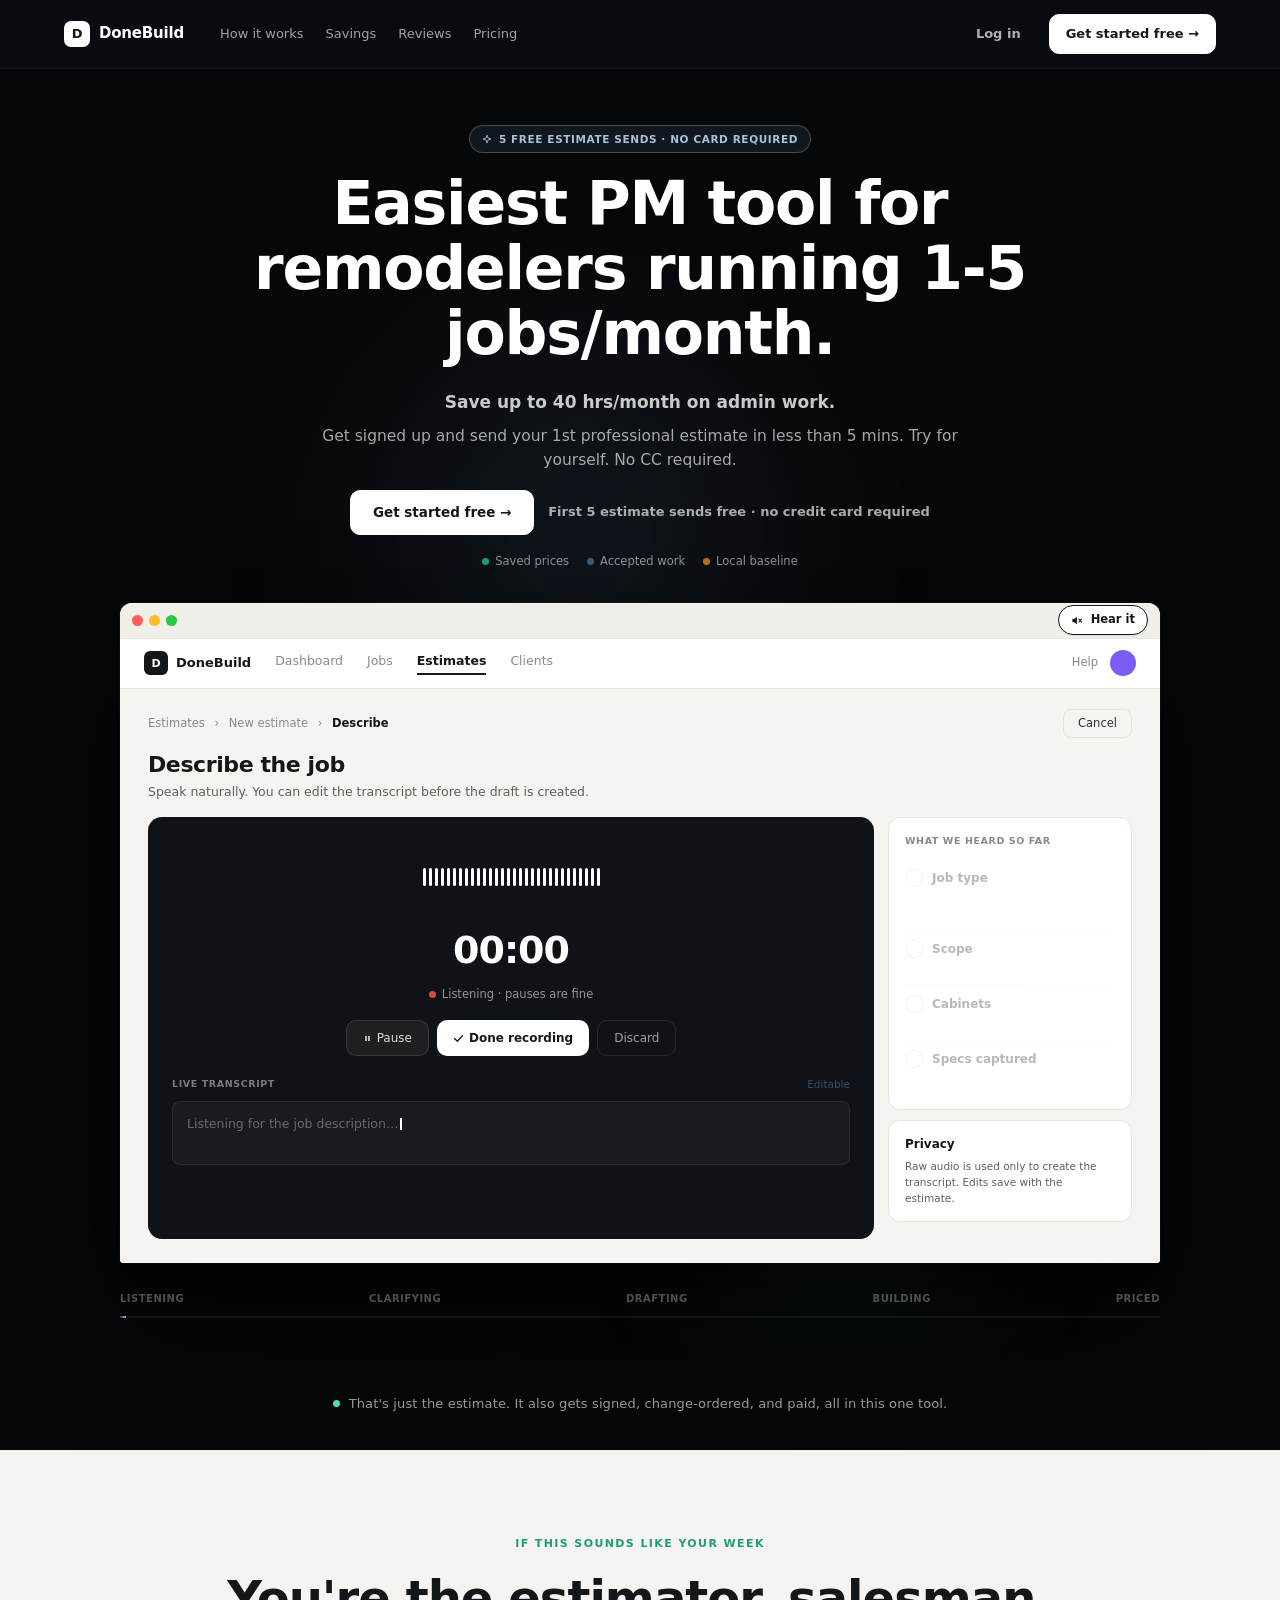
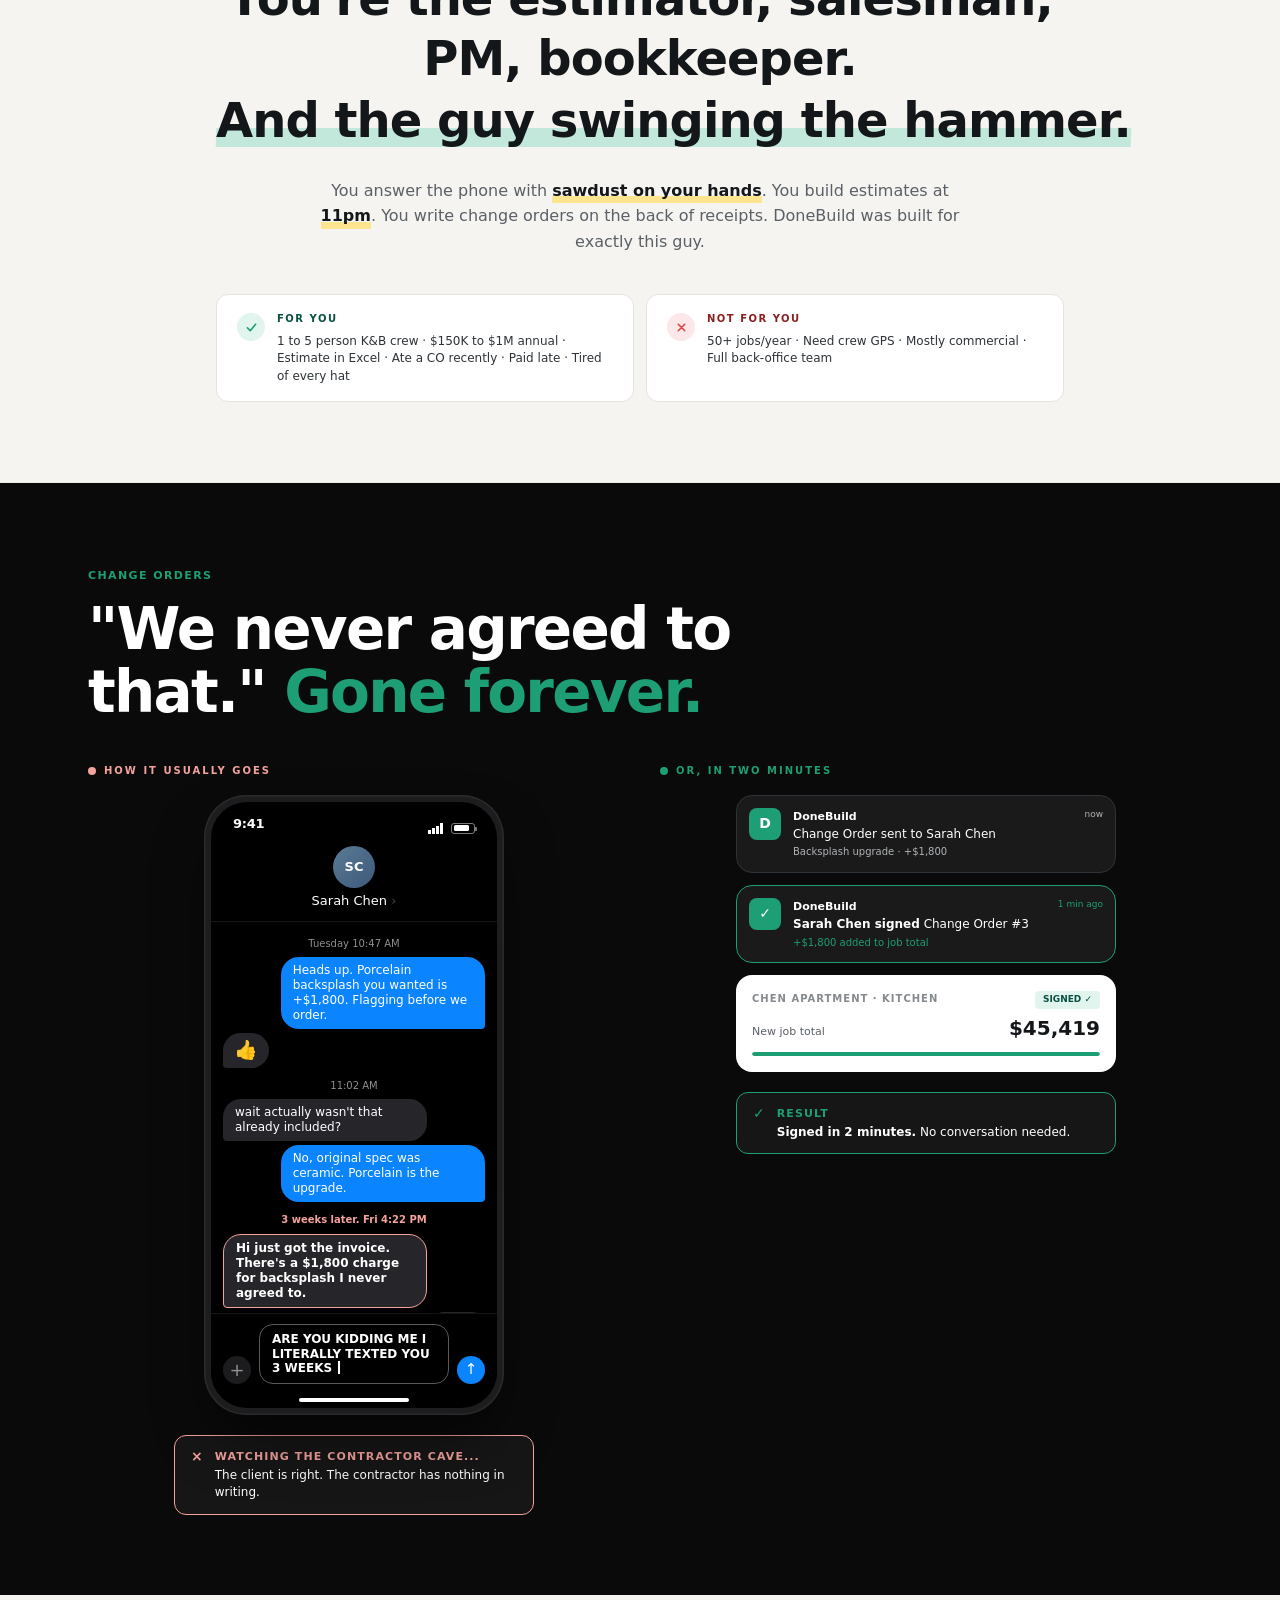
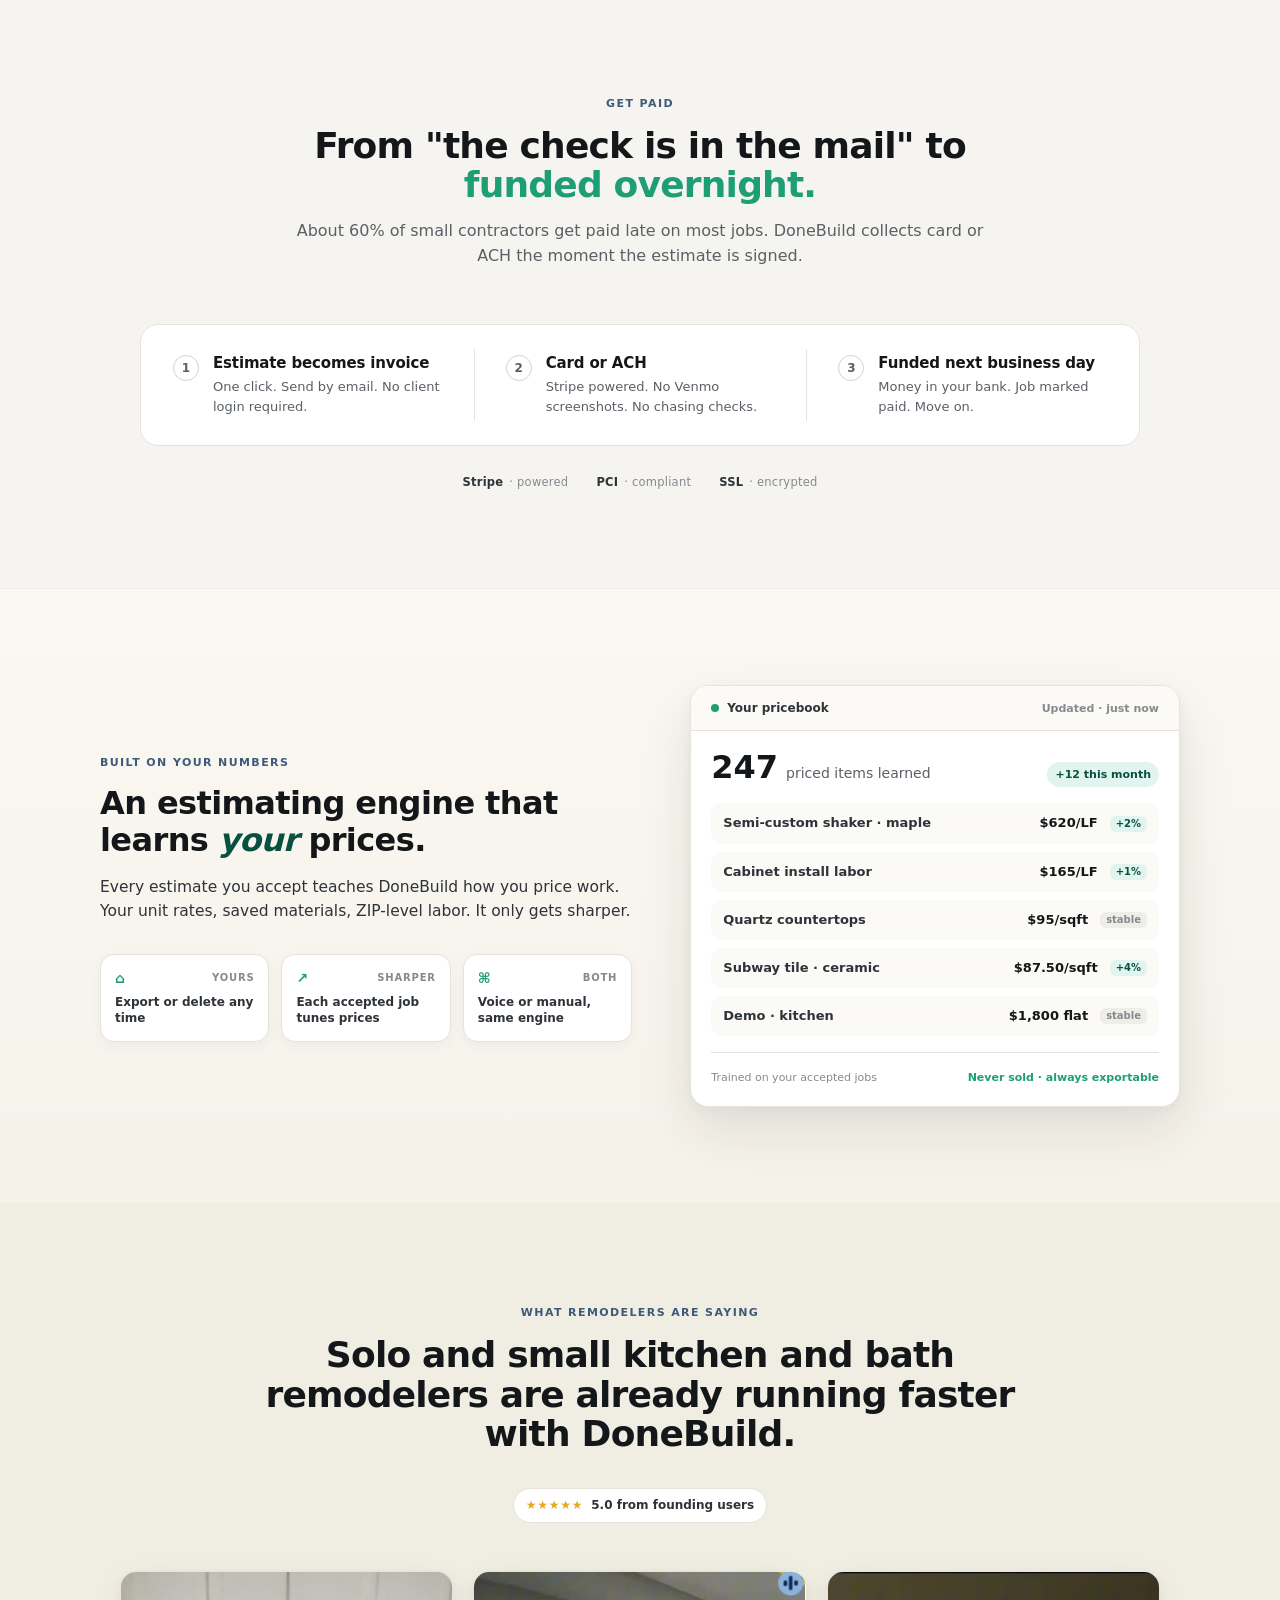
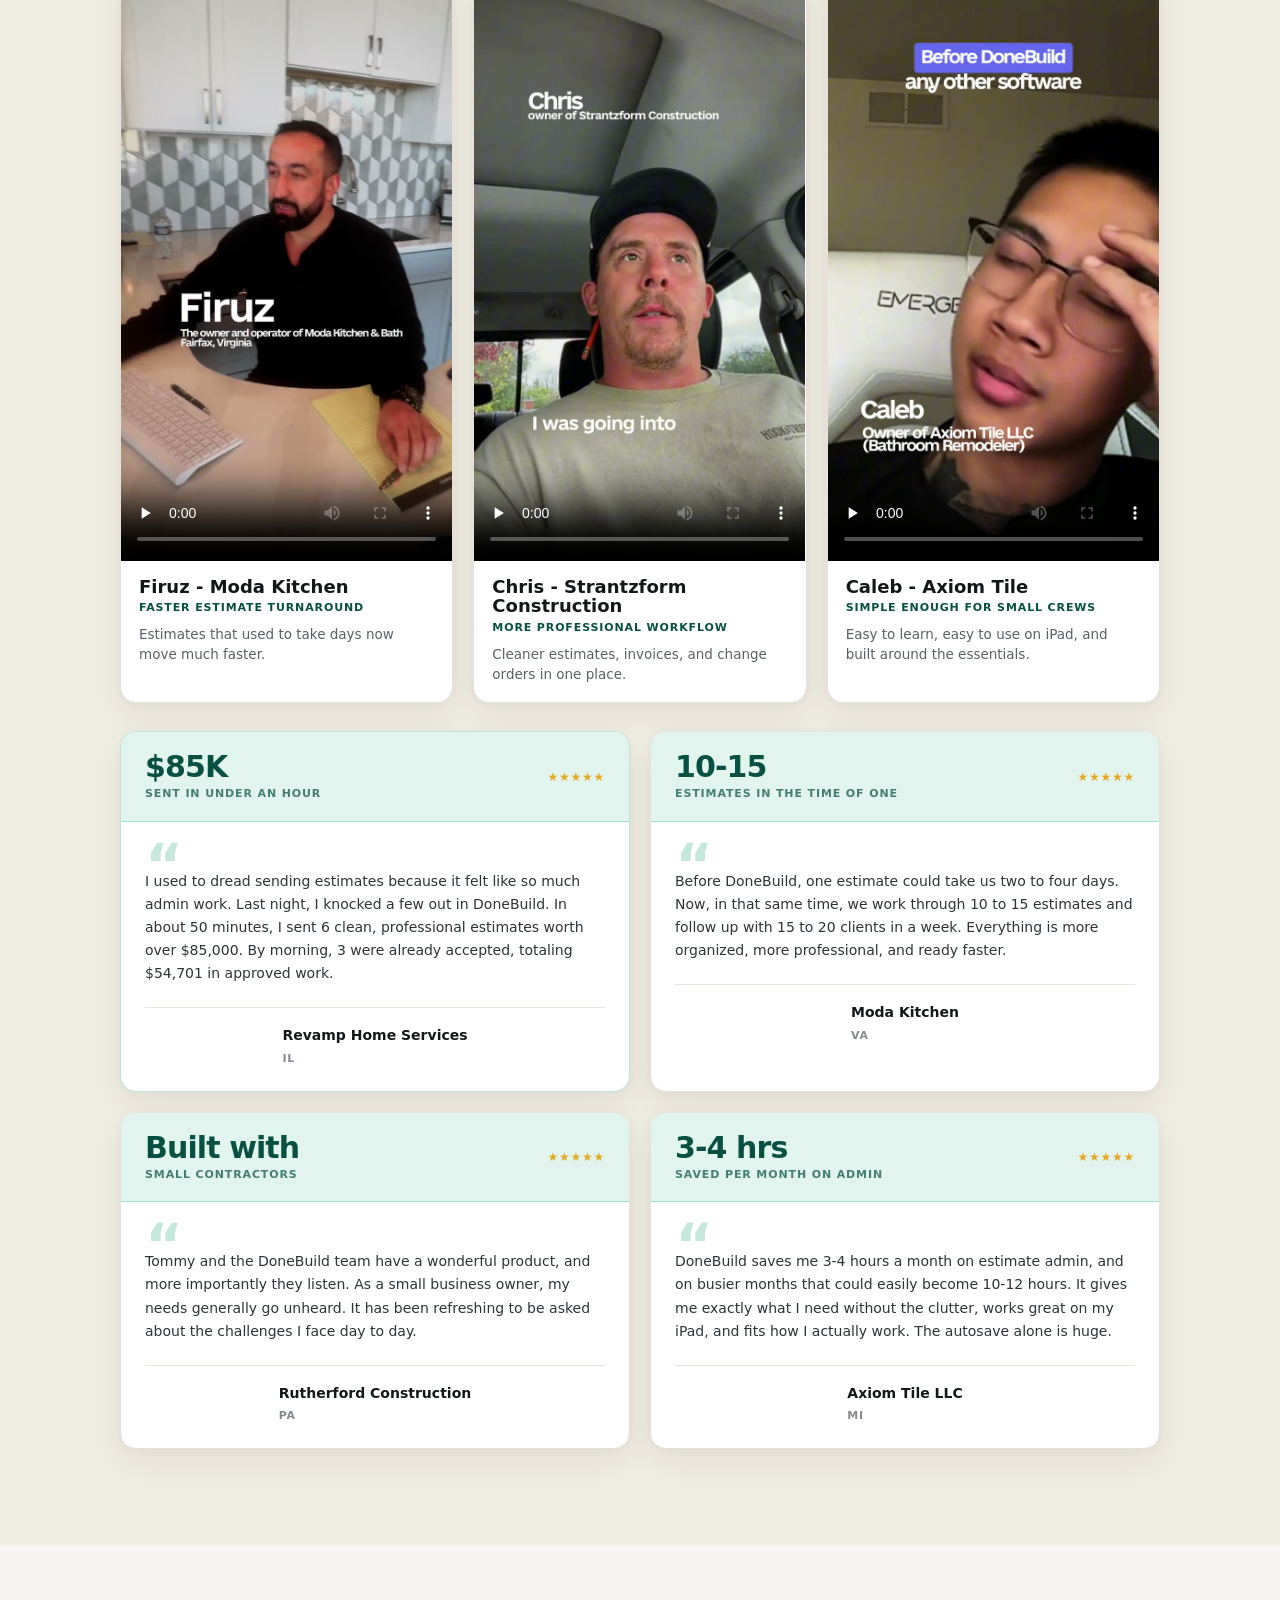
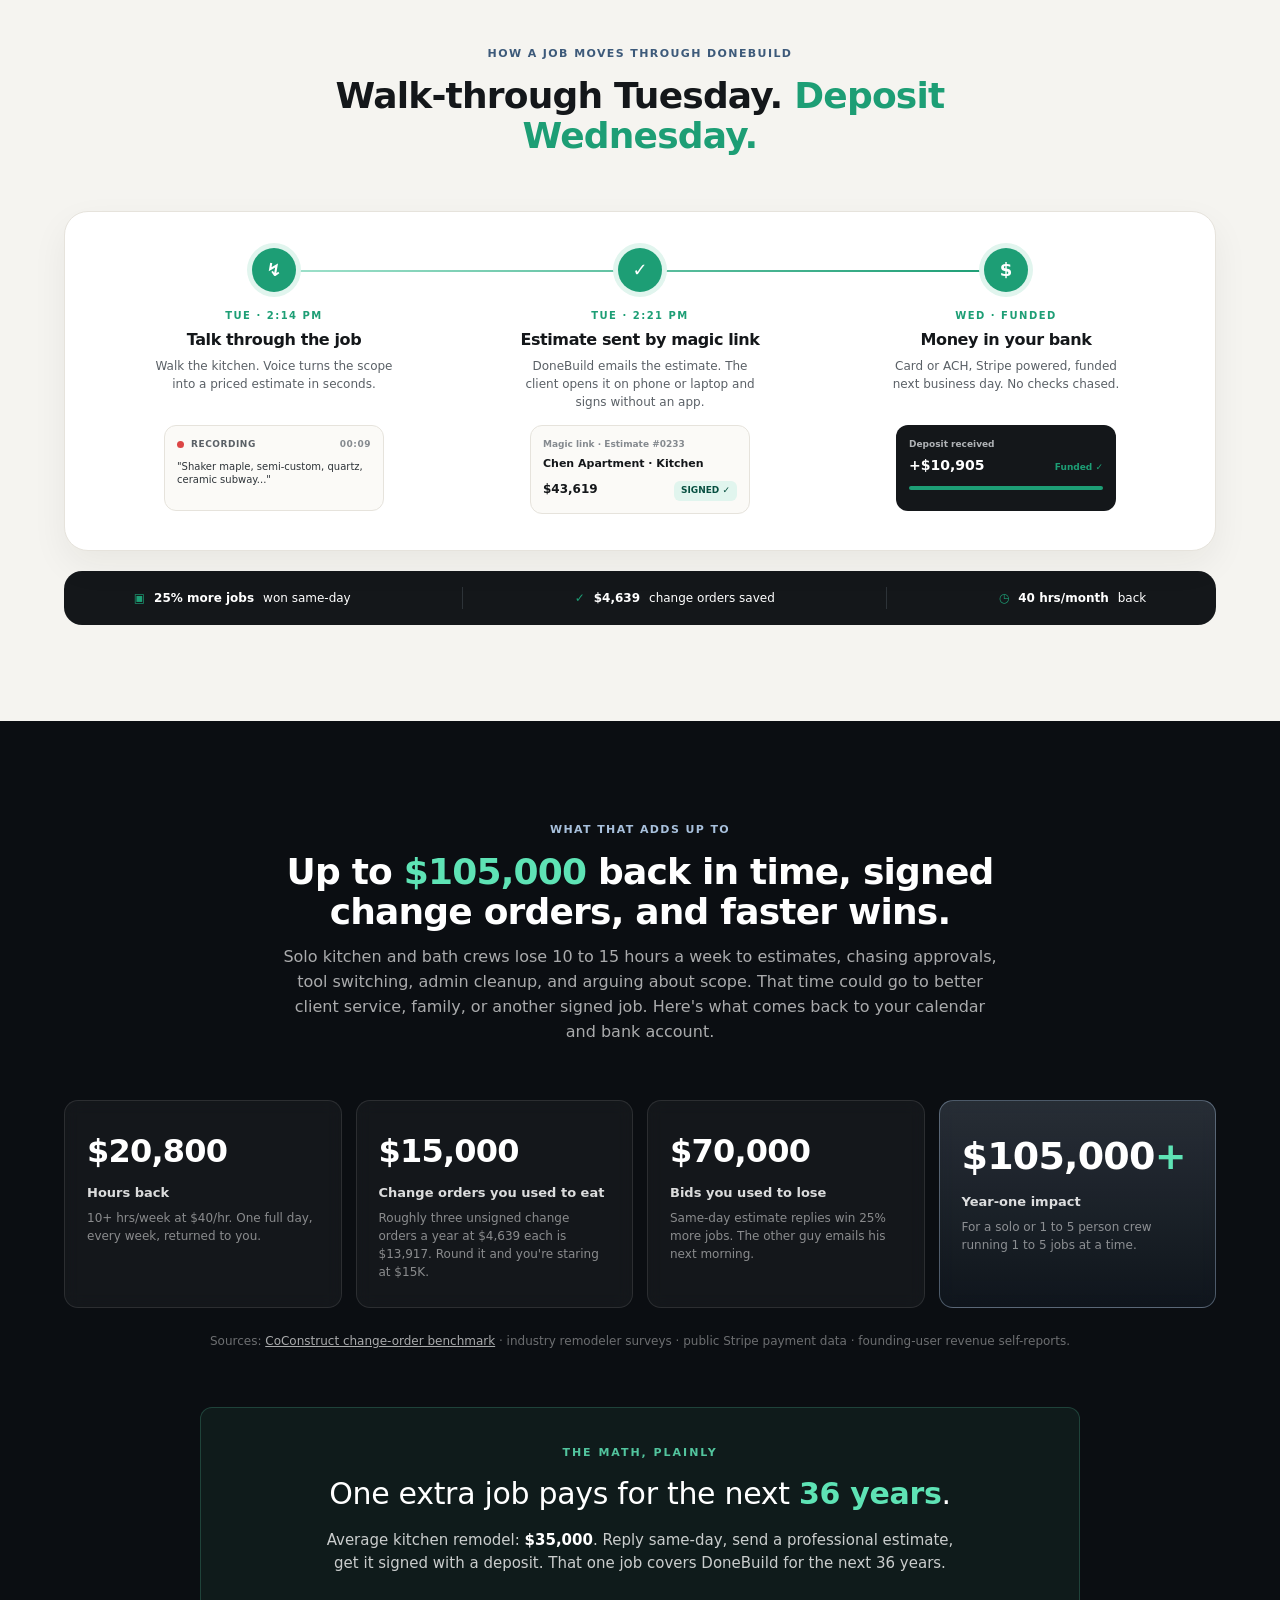
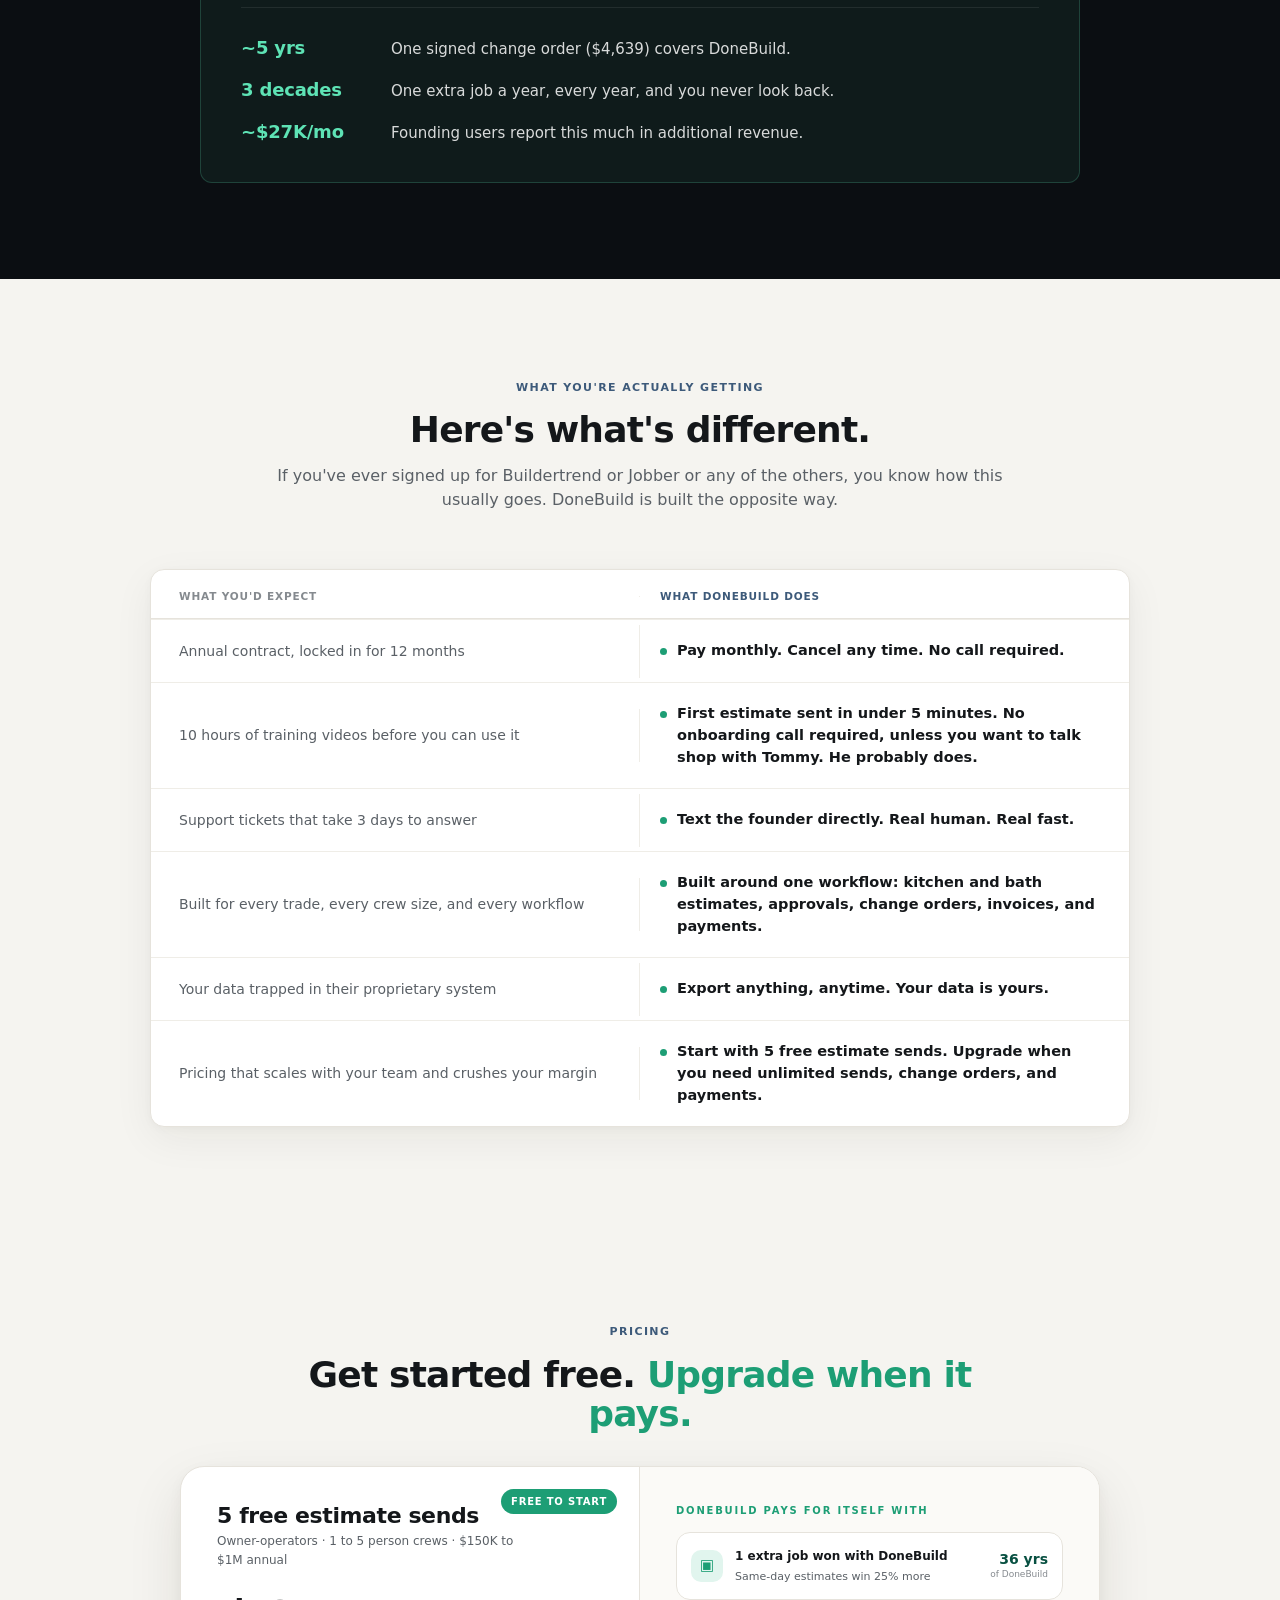
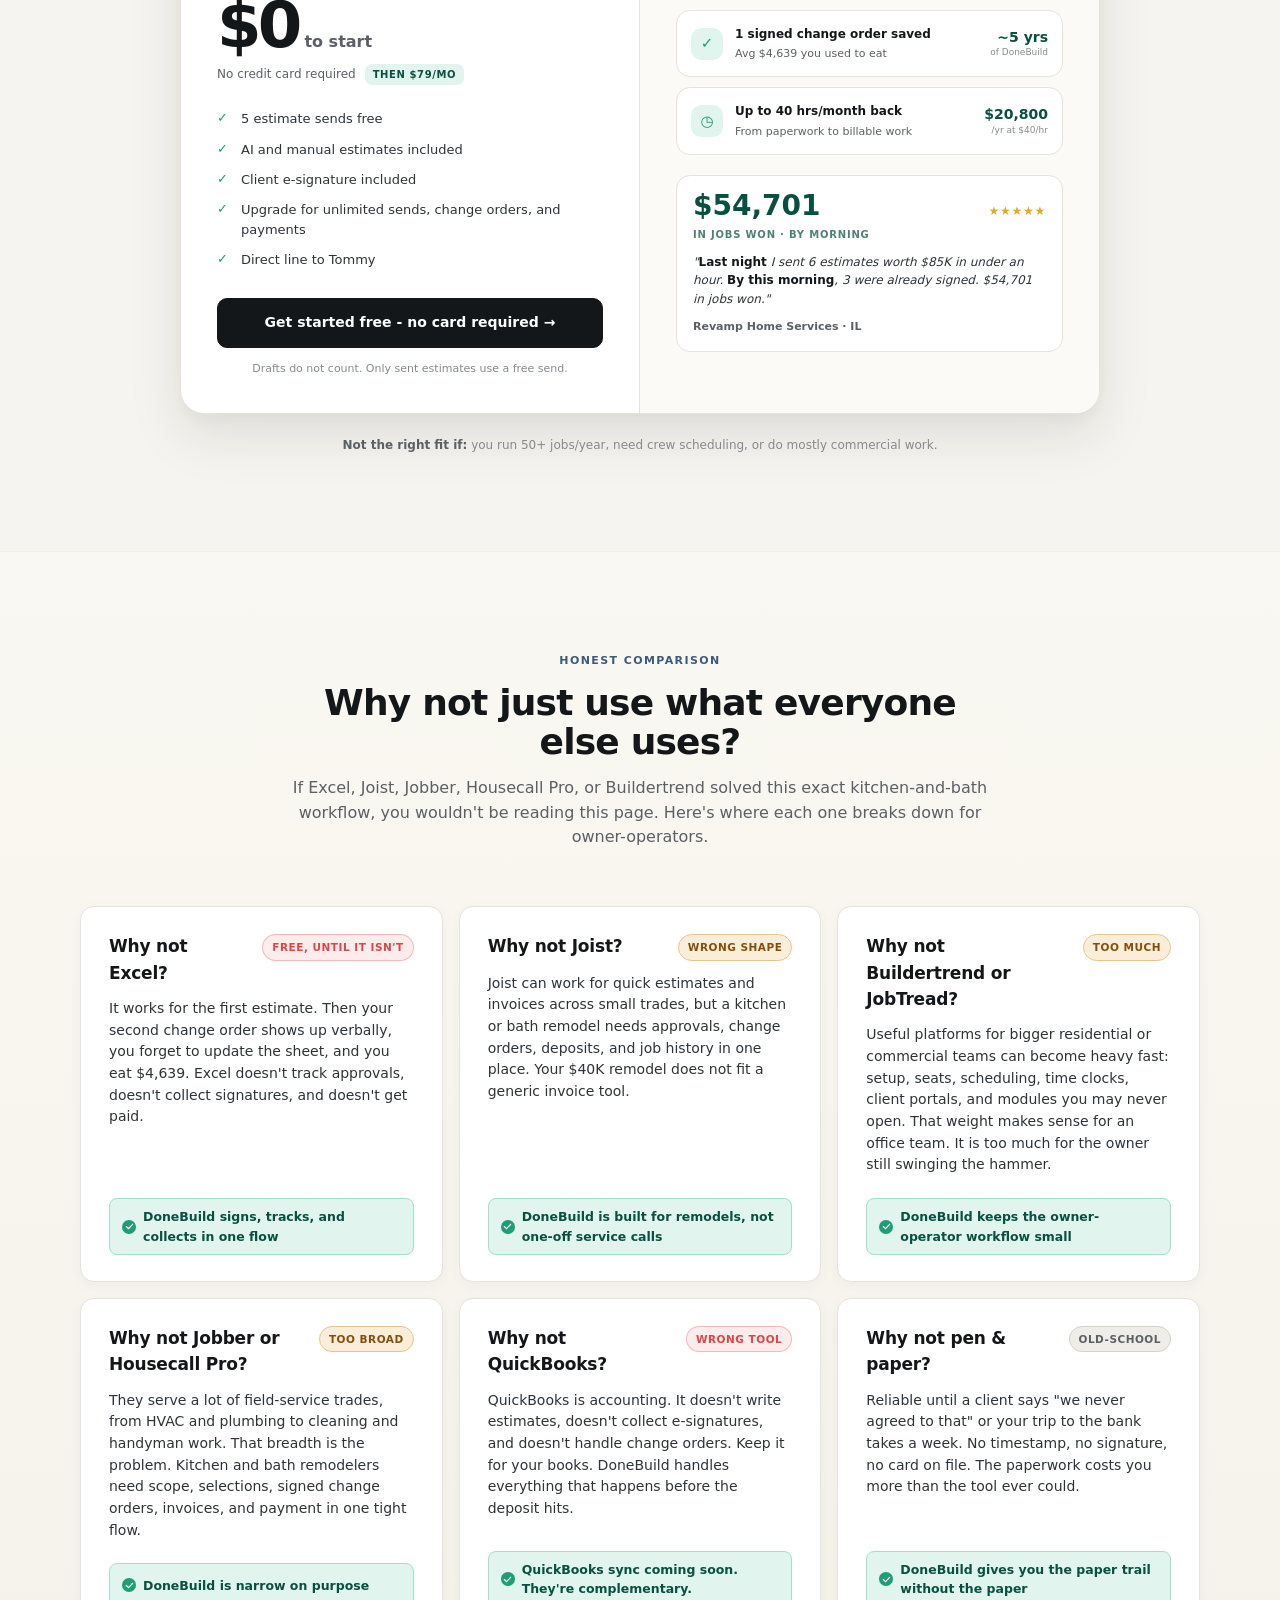
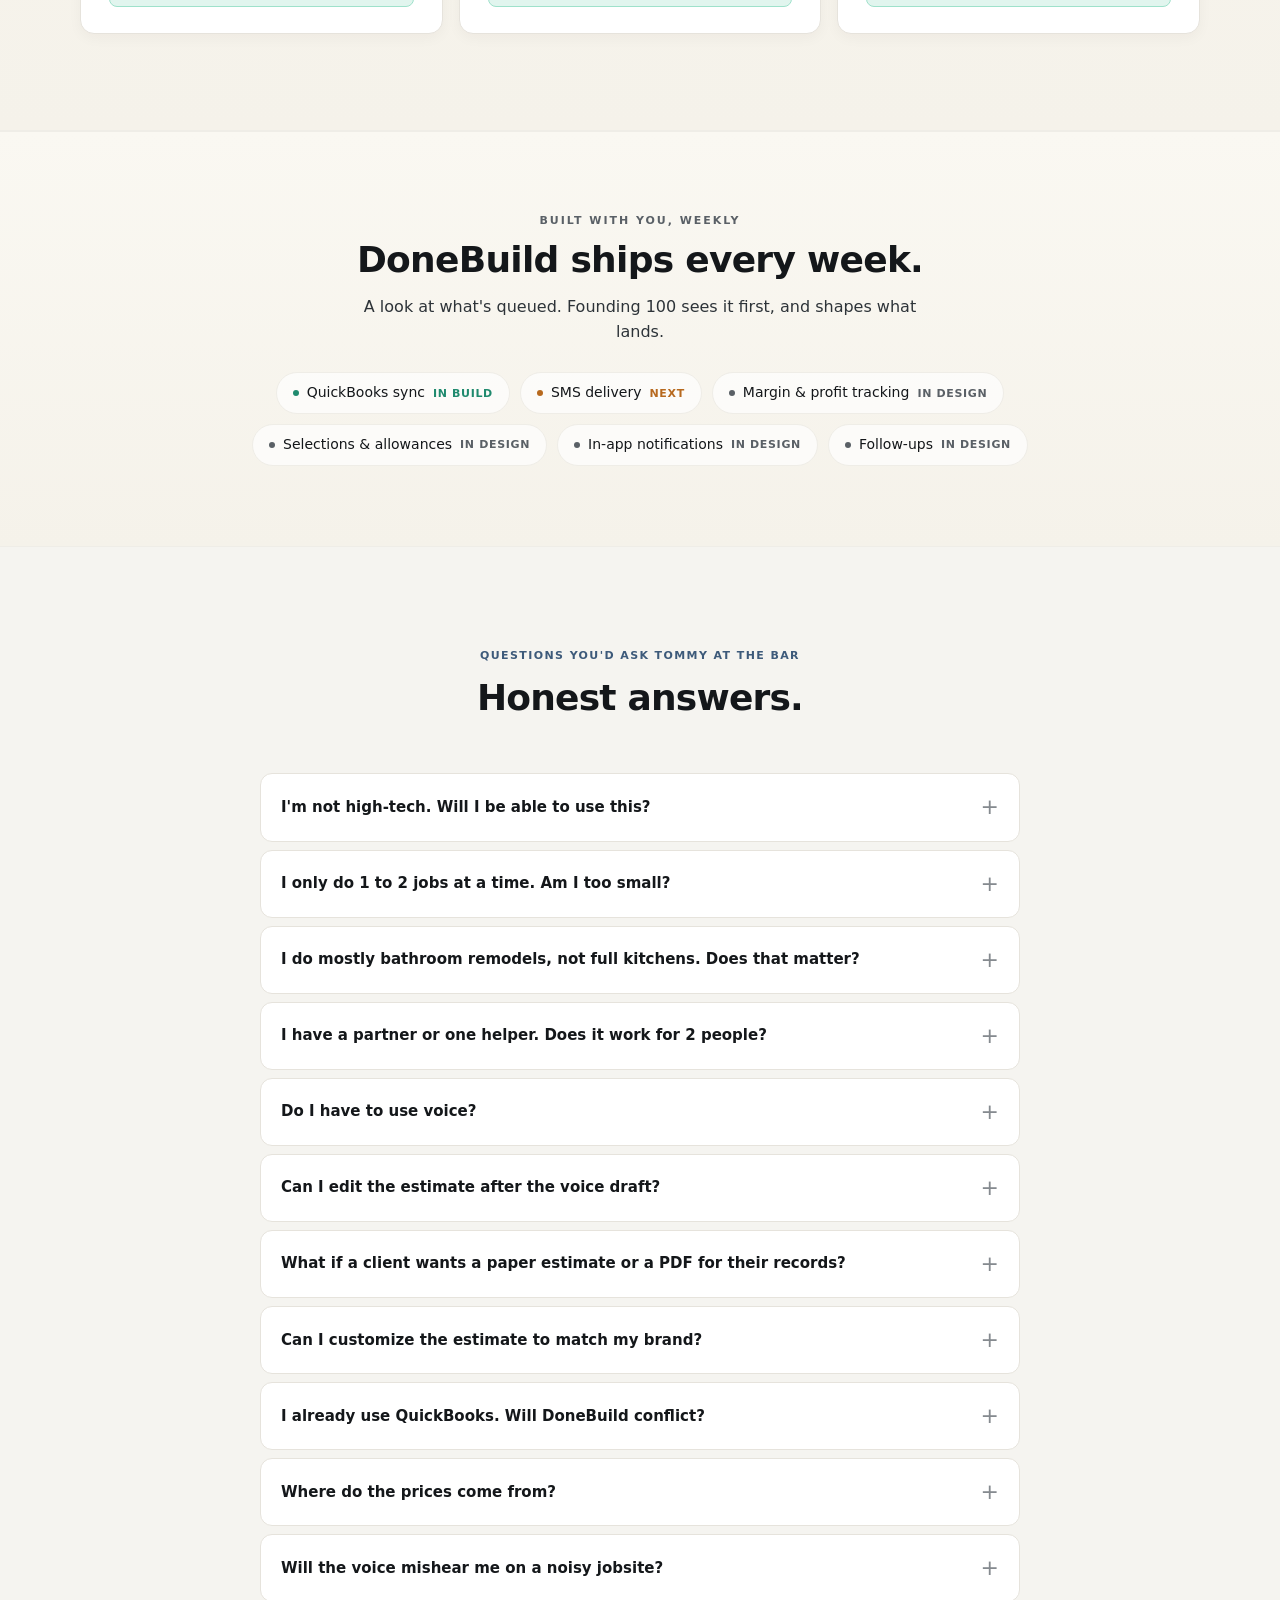
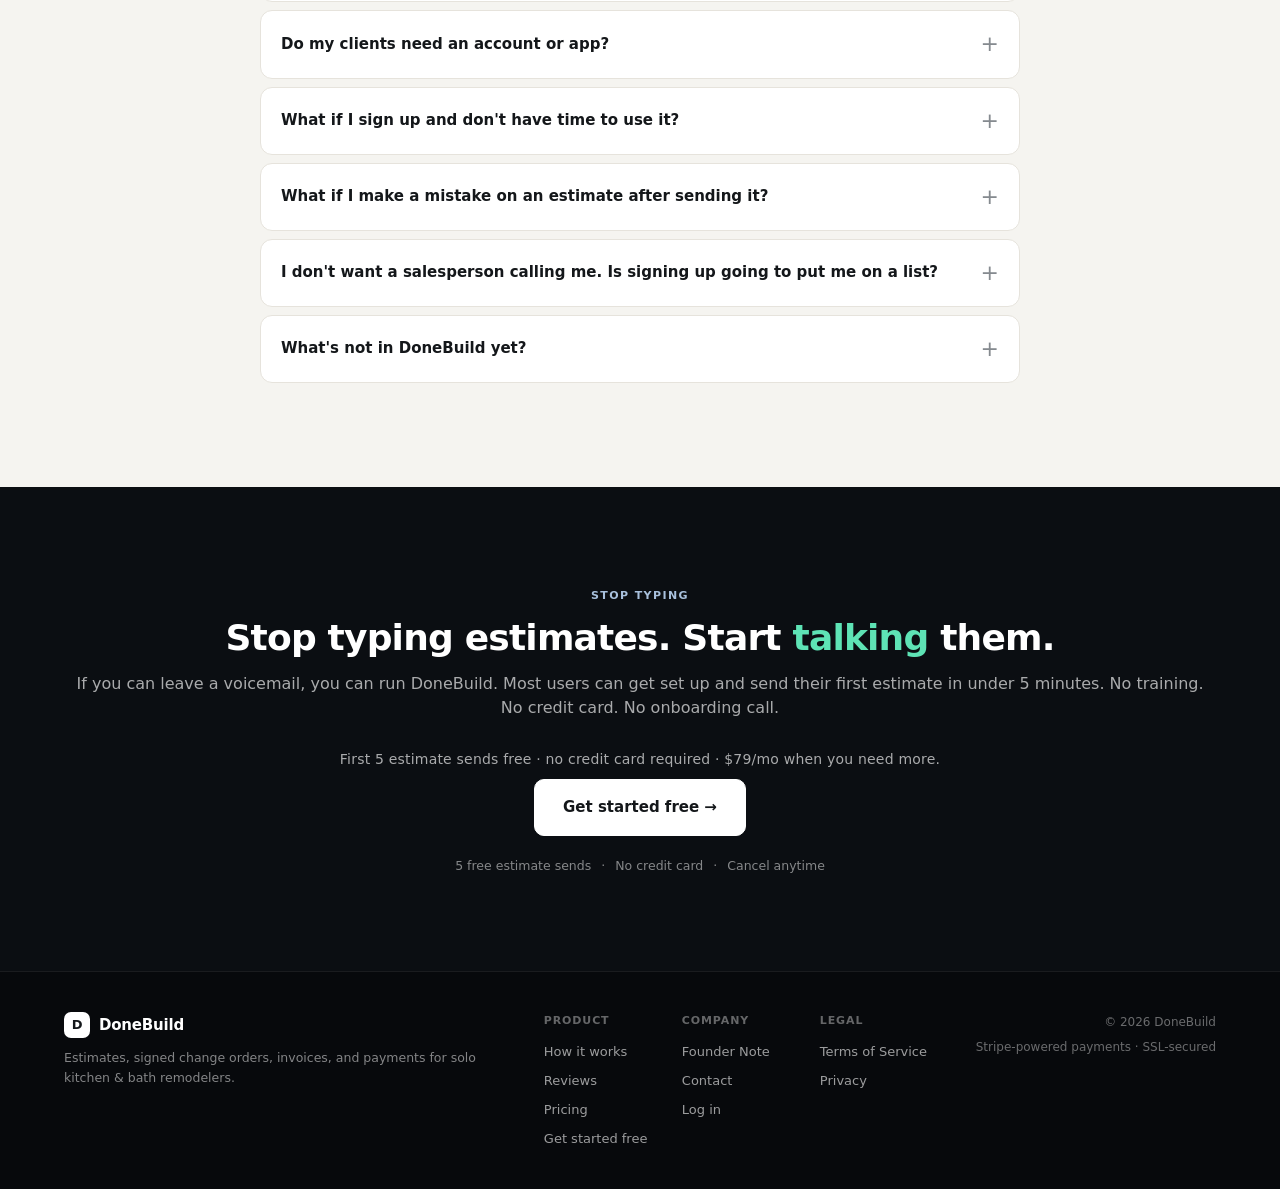
<file: index.html>
<!DOCTYPE html>
<html lang="en">
<head>
<meta charset="UTF-8" />
<meta name="viewport" content="width=device-width, initial-scale=1.0" />
<title>DoneBuild · Easiest PM tool for remodelers running 1-5 jobs/month.</title>
<meta name="description" content="DoneBuild helps remodelers running 1-5 jobs/month save up to 40 hrs/month on admin work. Get signed up and send your first professional estimate in less than 5 mins. No credit card required." />
<meta property="og:title" content="DoneBuild · Easiest PM tool for remodelers running 1-5 jobs/month." />
<meta property="og:description" content="Save up to 40 hrs/month on admin work. Get signed up and send your first professional estimate in less than 5 mins. No credit card required." />

<link rel="stylesheet" href="style.css?v=testimonial-videos-20260627" />
</head>
<body>

<!-- ───────────────── NAV ───────────────── -->
<nav class="nav">
  <div class="nav-inner">
    <a href="/" class="logo" aria-label="DoneBuild">
      <span class="logo-mark">D</span>
      <span>DoneBuild</span>
    </a>
    <div class="nav-links">
      <a href="#how">How it works</a>
      <a href="#savings">Savings</a>
      <a href="#reviews">Reviews</a>
      <a href="#pricing">Pricing</a>
    </div>
    <div class="nav-spacer"></div>
    <a href="https://app.donebuild.com/auth/sign-in?redirect_url=/dashboard" class="nav-login">Log in</a>
    <a href="https://app.donebuild.com/auth/sign-up?redirect_url=/onboarding" class="btn btn-primary nav-cta">Get started free →</a>
  </div>
</nav>

<!-- ───────────────── HERO ───────────────── -->
<section class="hero">
  <div class="hero-glows" aria-hidden="true">
    <div class="hero-glow-1"></div>
    <div class="hero-glow-2"></div>
  </div>

  <div class="hero-inner">

    <!-- Hero copy (above laptop) -->
    <div class="hero-copy">
      <div class="hero-pill">
        <svg class="hero-pill-spark" viewBox="0 0 14 14" fill="none" aria-hidden="true">
          <path d="M7 1.5L8.4 5.6L12.5 7L8.4 8.4L7 12.5L5.6 8.4L1.5 7L5.6 5.6L7 1.5Z" stroke="currentColor" stroke-width="1.2" stroke-linejoin="round"/>
        </svg>
        <span>5 free estimate sends · no card required</span>
      </div>
      <h1 class="hero-h1">
        Easiest PM tool for remodelers running 1-5 jobs/month.
      </h1>
      <p class="hero-lede">Save up to 40 hrs/month on admin work.</p>
      <p class="hero-detail">Get signed up and send your 1st professional estimate in less than 5 mins. Try for yourself. No CC required.</p>
      <div class="hero-actions">
        <a href="https://app.donebuild.com/auth/sign-up?redirect_url=/onboarding" class="btn btn-primary hero-cta">Get started free →</a>
        <span class="hero-proof-line">First 5 estimate sends free · no credit card required</span>
      </div>
      <div class="hero-legend">
        <div class="hero-legend-item"><span class="dot" style="background:#1D9E75"></span><span>Saved prices</span></div>
        <div class="hero-legend-item"><span class="dot" style="background:#3D5A7A"></span><span>Accepted work</span></div>
        <div class="hero-legend-item"><span class="dot" style="background:#BA7517"></span><span>Local baseline</span></div>
      </div>
    </div>

    <!-- LAPTOP -->
    <div class="laptop-wrap">
      <div class="laptop">
        <div class="laptop-screen" role="img" aria-label="Live demo of DoneBuild turning a spoken kitchen remodel walkthrough into a priced estimate">

          <!-- Browser chrome -->
          <div class="chrome">
            <div class="chrome-dots">
              <span class="chrome-dot dot-r"></span>
              <span class="chrome-dot dot-y"></span>
              <span class="chrome-dot dot-g"></span>
            </div>
            <div class="chrome-spacer" aria-hidden="true"></div>
            <button class="chrome-mute" id="muteBtn" type="button" aria-label="Hear the audio" aria-pressed="false">
              <span class="chrome-mute-pulse" aria-hidden="true"></span>
              <span class="chrome-mute-icon" id="muteIcon" aria-hidden="true">
                <!-- speaker w/ slash (muted) by default -->
                <svg width="13" height="13" viewBox="0 0 16 16" fill="none">
                  <path d="M3 6h2.2L8.5 3.4v9.2L5.2 10H3V6z" fill="currentColor"/>
                  <path d="M11 6.2l3 3.6M14 6.2l-3 3.6" stroke="currentColor" stroke-width="1.4" stroke-linecap="round"/>
                </svg>
              </span>
              <span id="muteLabel" class="chrome-mute-label">Hear it</span>
            </button>
          </div>

          <!-- App nav -->
          <div class="app-nav">
            <div class="app-brand">
              <span class="app-brand-mark">D</span>
              <span class="app-brand-name">DoneBuild</span>
            </div>
            <div class="app-tabs">
              <span class="app-tab">Dashboard</span>
              <span class="app-tab">Jobs</span>
              <span class="app-tab is-active">Estimates</span>
              <span class="app-tab">Clients</span>
            </div>
            <div class="app-nav-spacer"></div>
            <div class="app-nav-end">
              <span class="app-help">Help</span>
              <div class="app-avatar"></div>
            </div>
          </div>

          <!-- STAGE -->
          <div class="stage" id="stage">

            <!-- ───────── SPEAK ───────── -->
            <div class="surface surface-speak is-active" data-stage="speak">
              <div class="stage-crumb">
                <div>Estimates <span class="crumb-sep">›</span> New estimate <span class="crumb-sep">›</span> <span class="crumb-active">Describe</span></div>
                <button class="stage-cancel" type="button">Cancel</button>
              </div>
              <h2 class="stage-h2">Describe the job</h2>
              <div class="stage-sub">Speak naturally. You can edit the transcript before the draft is created.</div>

              <div class="speak-grid">
                <!-- Dark recording panel -->
                <div class="speak-panel">
                  <div class="wave is-live" id="wave" aria-hidden="true"></div>

                  <div class="speak-timer" id="speakTimer">00:00</div>

                  <div class="speak-status">
                    <span class="pulse"></span>
                    <span>Listening · pauses are fine</span>
                  </div>

                  <div class="speak-actions">
                    <button class="speak-action" type="button">
                      <svg width="9" height="9" viewBox="0 0 14 14" fill="none" aria-hidden="true">
                        <rect x="3.5" y="3" width="2.5" height="8" fill="currentColor"/>
                        <rect x="8" y="3" width="2.5" height="8" fill="currentColor"/>
                      </svg>
                      Pause
                    </button>
                    <button class="speak-action is-primary" type="button">
                      <svg width="11" height="11" viewBox="0 0 14 14" fill="none" aria-hidden="true">
                        <path d="M2 7L5.5 10.5L12 3.5" stroke="currentColor" stroke-width="1.6" stroke-linecap="round"/>
                      </svg>
                      Done recording
                    </button>
                    <button class="speak-action is-quiet" type="button">Discard</button>
                  </div>

                  <div class="speak-transcript-wrap">
                    <div class="speak-transcript-head">
                      <span class="speak-transcript-label">Live transcript</span>
                      <span class="speak-transcript-edit">Editable</span>
                    </div>
                    <div class="speak-transcript" id="transcript" aria-live="polite">
                      <span class="speak-transcript-placeholder">Listening for the job description…</span><span class="speak-cursor"></span>
                    </div>
                  </div>
                </div>

                <!-- Trust panel -->
                <div class="trust-stack">
                  <div class="trust-card">
                    <div class="trust-head">What we heard so far</div>

                    <div class="trust-item" data-trust="job">
                      <span class="trust-icon">
                        <svg class="trust-icon-check" viewBox="0 0 14 14" fill="none" aria-hidden="true">
                          <path d="M2 7L5.5 10.5L12 3.5" stroke="currentColor" stroke-width="1.8" stroke-linecap="round"/>
                        </svg>
                      </span>
                      <div class="trust-body">
                        <div class="trust-label">Job type</div>
                        <div class="trust-value">Kitchen remodel · Chen apartment</div>
                      </div>
                    </div>

                    <div class="trust-item" data-trust="scope">
                      <span class="trust-icon">
                        <svg class="trust-icon-check" viewBox="0 0 14 14" fill="none" aria-hidden="true">
                          <path d="M2 7L5.5 10.5L12 3.5" stroke="currentColor" stroke-width="1.8" stroke-linecap="round"/>
                        </svg>
                      </span>
                      <div class="trust-body">
                        <div class="trust-label">Scope</div>
                        <div class="trust-value">Demo cabinets &amp; counters</div>
                      </div>
                    </div>

                    <div class="trust-item" data-trust="cabinets">
                      <span class="trust-icon">
                        <svg class="trust-icon-check" viewBox="0 0 14 14" fill="none" aria-hidden="true">
                          <path d="M2 7L5.5 10.5L12 3.5" stroke="currentColor" stroke-width="1.8" stroke-linecap="round"/>
                        </svg>
                      </span>
                      <div class="trust-body">
                        <div class="trust-label">Cabinets</div>
                        <div class="trust-value">Shaker · maple finish</div>
                      </div>
                    </div>

                    <div class="trust-item" data-trust="finish">
                      <span class="trust-icon">
                        <svg class="trust-icon-check" viewBox="0 0 14 14" fill="none" aria-hidden="true">
                          <path d="M2 7L5.5 10.5L12 3.5" stroke="currentColor" stroke-width="1.8" stroke-linecap="round"/>
                        </svg>
                      </span>
                      <div class="trust-body">
                        <div class="trust-label">Specs captured</div>
                        <div class="trust-value">5 line items · ready to draft</div>
                      </div>
                    </div>
                  </div>

                  <div class="privacy-card">
                    <div class="privacy-title">Privacy</div>
                    <div class="privacy-body">Raw audio is used only to create the transcript. Edits save with the estimate.</div>
                  </div>
                </div>
              </div>
            </div>

            <!-- ───────── CLARIFY ───────── -->
            <div class="surface surface-clarify" data-stage="clarify">
              <div class="clarify-top">
                <button class="clarify-back" type="button">
                  <svg width="13" height="13" viewBox="0 0 16 16" fill="none" aria-hidden="true">
                    <path d="M10 4L6 8L10 12" stroke="currentColor" stroke-width="1.5" stroke-linecap="round"/>
                  </svg>
                  Previous
                </button>
                <span class="clarify-pill">
                  <svg width="10" height="10" viewBox="0 0 14 14" fill="none" aria-hidden="true">
                    <path d="M7 1.5L8.4 5.6L12.5 7L8.4 8.4L7 12.5L5.6 8.4L1.5 7L5.6 5.6L7 1.5Z" stroke="currentColor" stroke-width="1.2" stroke-linejoin="round"/>
                  </svg>
                  Quick clarifications
                </span>
              </div>

              <div class="clarify-grid">
                <div class="clarify-card">
                  <div class="clarify-card-head">
                    <span class="clarify-card-kicker">A few quick questions</span>
                    <div class="clarify-progress" aria-label="Question 3 of 3">
                      <span class="clarify-prog-pip is-done"></span>
                      <span class="clarify-prog-pip is-done"></span>
                      <span class="clarify-prog-pip is-active"></span>
                    </div>
                  </div>
                  <h2 class="clarify-q">Cabinet grade?</h2>
                  <div class="clarify-q-sub">You said "shaker, maple" but not the grade. It changes the line total.</div>

                  <div class="clarify-options" id="clarifyOptions">
                    <button class="clarify-opt" data-opt="stock" type="button">
                      <span class="opt-radio"></span>
                      <span class="opt-body">
                        <span class="opt-label">Stock</span>
                        <span class="opt-price">· $420/LF</span>
                        <span class="opt-sub">Big-box availability</span>
                      </span>
                      <span class="opt-arrow">→</span>
                    </button>
                    <button class="clarify-opt" data-opt="semi" type="button">
                      <span class="opt-radio"></span>
                      <span class="opt-body">
                        <span class="opt-label">Semi-custom</span>
                        <span class="opt-price">· $620/LF</span>
                        <span class="opt-sub">Most common for K&amp;B</span>
                      </span>
                      <span class="opt-arrow">→</span>
                    </button>
                    <button class="clarify-opt" data-opt="custom" type="button">
                      <span class="opt-radio"></span>
                      <span class="opt-body">
                        <span class="opt-label">Custom</span>
                        <span class="opt-price">· $880/LF</span>
                        <span class="opt-sub">Premium · longer lead</span>
                      </span>
                      <span class="opt-arrow">→</span>
                    </button>
                    <div class="clarify-other">
                      <svg width="11" height="11" viewBox="0 0 12 12" fill="none" aria-hidden="true">
                        <path d="M8.5 1.5L10.5 3.5L3.5 10.5L1 11L1.5 8.5L8.5 1.5Z" stroke="currentColor" stroke-width="1.2"/>
                      </svg>
                      Something else…
                    </div>
                  </div>

                  <div class="clarify-foot">
                    <span class="clarify-foot-note">
                      <svg width="11" height="11" viewBox="0 0 12 12" fill="none" aria-hidden="true">
                        <circle cx="6" cy="6" r="4.5" stroke="currentColor" stroke-width="1"/>
                        <path d="M6 4v2.5M6 8v0.3" stroke="currentColor" stroke-width="1" stroke-linecap="round"/>
                      </svg>
                      Auto-saved as you answer
                    </span>
                    <div class="clarify-foot-actions">
                      <button class="btn-sec is-quiet" type="button">Skip this</button>
                      <button class="btn-pri-app is-disabled" type="button">Build estimate →</button>
                    </div>
                  </div>
                </div>

                <!-- So-far rail (mirrors trust panel) -->
                <div class="trust-stack">
                  <div class="trust-card">
                    <div class="trust-head">So far</div>
                    <div class="trust-item is-on">
                      <span class="trust-icon">
                        <svg class="trust-icon-check" viewBox="0 0 14 14" fill="none" aria-hidden="true">
                          <path d="M2 7L5.5 10.5L12 3.5" stroke="currentColor" stroke-width="1.8" stroke-linecap="round"/>
                        </svg>
                      </span>
                      <div class="trust-body">
                        <div class="trust-label">Job type</div>
                        <div class="trust-value">Kitchen remodel</div>
                      </div>
                    </div>
                    <div class="trust-item is-on">
                      <span class="trust-icon">
                        <svg class="trust-icon-check" viewBox="0 0 14 14" fill="none" aria-hidden="true">
                          <path d="M2 7L5.5 10.5L12 3.5" stroke="currentColor" stroke-width="1.8" stroke-linecap="round"/>
                        </svg>
                      </span>
                      <div class="trust-body">
                        <div class="trust-label">Scope</div>
                        <div class="trust-value">Demo &amp; install · 5 items</div>
                      </div>
                    </div>
                    <div class="trust-item is-on">
                      <span class="trust-icon">
                        <svg class="trust-icon-check" viewBox="0 0 14 14" fill="none" aria-hidden="true">
                          <path d="M2 7L5.5 10.5L12 3.5" stroke="currentColor" stroke-width="1.8" stroke-linecap="round"/>
                        </svg>
                      </span>
                      <div class="trust-body">
                        <div class="trust-label">Cabinets</div>
                        <div class="trust-value">Shaker · maple</div>
                      </div>
                    </div>
                  </div>
                </div>
              </div>
            </div>

            <!-- ───────── DRAFTING ───────── -->
            <div class="surface surface-draft" data-stage="draft">
              <div class="stage-crumb">
                <div>Estimate · #0233</div>
                <div style="display:flex; gap:8px;">
                  <button class="btn-sec" type="button">Back</button>
                  <button class="btn-sec" type="button">Preview</button>
                  <button class="btn-pri-app is-disabled" type="button">Continue to approval</button>
                </div>
              </div>
              <h2 class="stage-h2" style="opacity:0.55;">Chen Apartment · Kitchen</h2>

              <div class="draft-empty"></div>

              <div class="draft-overlay">
                <div class="draft-spark">
                  <svg width="10" height="10" viewBox="0 0 14 14" fill="none" aria-hidden="true">
                    <path d="M7 1.5L8.4 5.6L12.5 7L8.4 8.4L7 12.5L5.6 8.4L1.5 7L5.6 5.6L7 1.5Z" stroke="currentColor" stroke-width="1.2" stroke-linejoin="round"/>
                  </svg>
                  Drafting estimate
                </div>
                <div class="draft-h">Pulling from your saved prices…</div>
                <div class="draft-sub">ZIP 90069 · semi-custom · 5 line items</div>

                <div class="draft-checks" id="draftChecks">
                  <div class="draft-check" data-step="0">
                    <span class="draft-icon"><span class="draft-icon-num">1</span></span>
                    <span>Scope captured · 5 line items</span>
                  </div>
                  <div class="draft-check" data-step="1">
                    <span class="draft-icon"><span class="draft-icon-num">2</span></span>
                    <span>Mid-grade pricing applied</span>
                  </div>
                  <div class="draft-check" data-step="2">
                    <span class="draft-icon"><span class="draft-icon-num">3</span></span>
                    <span>Local labor rates · ZIP 90069</span>
                  </div>
                  <div class="draft-check" data-step="3">
                    <span class="draft-icon"><span class="draft-icon-num">4</span></span>
                    <span>Margin guardrails checked</span>
                  </div>
                  <div class="draft-check" data-step="4">
                    <span class="draft-icon"><span class="draft-icon-num">5</span></span>
                    <span>Categorizing line items</span>
                  </div>
                </div>
              </div>
            </div>

            <!-- ───────── PRICED (REVEAL + LINGER) ───────── -->
            <div class="surface surface-priced" data-stage="priced">
              <div class="est-top">
                <div>
                  <div class="est-id">Estimate · #0233</div>
                  <div class="est-job">Chen Apartment · Kitchen</div>
                </div>
                <div class="est-actions">
                  <button class="btn-sec" type="button">Back</button>
                  <button class="btn-sec" type="button">Preview</button>
                  <button class="btn-pri-app" type="button">Send estimate
                    <svg width="11" height="11" viewBox="0 0 14 14" fill="none" aria-hidden="true">
                      <path d="M1 7L13 1L7 13L6 8L1 7Z" stroke="currentColor" stroke-width="1.2" stroke-linejoin="round"/>
                    </svg>
                  </button>
                </div>
              </div>

              <div class="est-chips">
                <span class="spark-pill">
                  <svg width="9" height="9" viewBox="0 0 14 14" fill="none" aria-hidden="true">
                    <path d="M7 1.5L8.4 5.6L12.5 7L8.4 8.4L7 12.5L5.6 8.4L1.5 7L5.6 5.6L7 1.5Z" stroke="currentColor" stroke-width="1.2" stroke-linejoin="round"/>
                  </svg>
                  Voice draft
                </span>
                <span class="mini-chip">Partial remodel</span>
                <span class="mini-chip">≈110 sqft</span>
                <span class="mini-chip">ZIP 90069</span>
                <span class="mini-chip is-ok">Ready to send</span>
              </div>

              <div class="est-body">
                <!-- Categories -->
                <div class="est-col-left" id="catList">
                  <div class="est-section-head">
                    <span class="est-section-title">Description &amp; Pricing</span>
                    <div class="est-legend">
                      <span class="est-legend-item"><span class="est-legend-dot" style="background:#1D9E75"></span>From your pricebook</span>
                      <span class="est-legend-item"><span class="est-legend-dot" style="background:#BA7517"></span>Local baseline</span>
                    </div>
                  </div>

                  <!-- Demo & Prep -->
                  <div class="cat-card" data-cat="demo" data-reveal="0">
                    <div class="cat-head">
                      <div class="cat-head-left">
                        <svg class="cat-chev" viewBox="0 0 9 9" aria-hidden="true">
                          <path d="M2 3.5L4.5 6L7 3.5" stroke="currentColor" stroke-width="1.3" stroke-linecap="round" fill="none"/>
                        </svg>
                        <span class="cat-name">Demo &amp; Prep</span>
                        <span class="cat-badge">3 items</span>
                      </div>
                      <div class="cat-head-right">
                        <span class="cat-total">$3,200</span>
                      </div>
                    </div>
                  </div>

                  <!-- Cabinetry (expanded by default) -->
                  <div class="cat-card is-expanded" data-cat="cabinetry" data-reveal="380">
                    <div class="cat-head">
                      <div class="cat-head-left">
                        <svg class="cat-chev" viewBox="0 0 9 9" aria-hidden="true">
                          <path d="M2 3.5L4.5 6L7 3.5" stroke="currentColor" stroke-width="1.3" stroke-linecap="round" fill="none"/>
                        </svg>
                        <span class="cat-name">Cabinetry</span>
                        <span class="cat-badge">2 items</span>
                      </div>
                      <div class="cat-head-right">
                        <span class="cat-total">$14,020</span>
                      </div>
                    </div>
                    <div class="cat-body">
                      <table class="cat-table">
                        <thead>
                          <tr>
                            <th>Item</th>
                            <th class="t-c">Qty</th>
                            <th class="t-c">Unit</th>
                            <th class="t-r">Cost</th>
                            <th class="t-r">Price</th>
                            <th class="t-r">Total</th>
                            <th class="t-r">Margin</th>
                          </tr>
                        </thead>
                        <tbody>
                          <tr>
                            <td>
                              <span class="cat-line-item">
                                <span class="cat-line-source src-saved"></span>
                                <span class="cat-line-text">Semi-custom shaker · maple</span>
                              </span>
                            </td>
                            <td class="t-c">18</td>
                            <td class="t-c">LF</td>
                            <td class="t-r">$380</td>
                            <td class="t-r cat-cell-price">$620</td>
                            <td class="t-r cat-cell-total">$11,160</td>
                            <td class="t-r cat-cell-margin">39%</td>
                          </tr>
                          <tr>
                            <td>
                              <span class="cat-line-item">
                                <span class="cat-line-source src-saved"></span>
                                <span class="cat-line-text">Cabinet install labor</span>
                              </span>
                            </td>
                            <td class="t-c">18</td>
                            <td class="t-c">LF</td>
                            <td class="t-r">$95</td>
                            <td class="t-r cat-cell-price">$165</td>
                            <td class="t-r cat-cell-total">$2,970</td>
                            <td class="t-r cat-cell-margin">42%</td>
                          </tr>
                        </tbody>
                      </table>
                    </div>
                  </div>

                  <!-- Countertops -->
                  <div class="cat-card" data-cat="counter" data-reveal="760">
                    <div class="cat-head">
                      <div class="cat-head-left">
                        <svg class="cat-chev" viewBox="0 0 9 9" aria-hidden="true">
                          <path d="M2 3.5L4.5 6L7 3.5" stroke="currentColor" stroke-width="1.3" stroke-linecap="round" fill="none"/>
                        </svg>
                        <span class="cat-name">Countertops</span>
                        <span class="cat-badge">2 items</span>
                      </div>
                      <div class="cat-head-right">
                        <span class="cat-total">$5,400</span>
                      </div>
                    </div>
                  </div>

                  <!-- Backsplash -->
                  <div class="cat-card is-expanded" data-cat="backsplash" data-reveal="1140">
                    <div class="cat-head">
                      <div class="cat-head-left">
                        <svg class="cat-chev" viewBox="0 0 9 9" aria-hidden="true">
                          <path d="M2 3.5L4.5 6L7 3.5" stroke="currentColor" stroke-width="1.3" stroke-linecap="round" fill="none"/>
                        </svg>
                        <span class="cat-name">Backsplash</span>
                        <span class="cat-badge">1 item</span>
                        <span class="cat-updated-badge" id="bsUpdatedBadge" style="display:none">✓ Updated</span>
                      </div>
                      <div class="cat-head-right">
                        <span class="cat-delta" id="bsDelta" style="display:none">+$420</span>
                        <span class="cat-total" id="bsTotal">$2,800</span>
                      </div>
                    </div>
                    <div class="cat-body">
                      <table class="cat-table">
                        <thead>
                          <tr>
                            <th>Item</th>
                            <th class="t-c">Qty</th>
                            <th class="t-c">Unit</th>
                            <th class="t-r">Cost</th>
                            <th class="t-r">Price</th>
                            <th class="t-r">Total</th>
                            <th class="t-r">Margin</th>
                          </tr>
                        </thead>
                        <tbody id="bsRow">
                          <tr>
                            <td>
                              <span class="cat-line-item">
                                <span class="cat-line-source src-baseline"></span>
                                <span class="cat-line-text" id="bsItemText">Ceramic subway tile · supply + install</span>
                              </span>
                            </td>
                            <td class="t-c">32</td>
                            <td class="t-c">sqft</td>
                            <td class="t-r" id="bsCost">$42</td>
                            <td class="t-r cat-cell-price" id="bsPrice">$87.50</td>
                            <td class="t-r cat-cell-total" id="bsTotalCell">$2,800</td>
                            <td class="t-r cat-cell-margin">52%</td>
                          </tr>
                        </tbody>
                      </table>

                      <!-- Inline tile picker (linger) -->
                      <div class="tile-picker" id="tilePicker" style="display:none">
                        <div class="tile-picker-head">
                          <span class="tile-picker-kicker">
                            <svg width="10" height="10" viewBox="0 0 14 14" fill="none" aria-hidden="true">
                              <path d="M7 1.5L8.4 5.6L12.5 7L8.4 8.4L7 12.5L5.6 8.4L1.5 7L5.6 5.6L7 1.5Z" stroke="currentColor" stroke-width="1.2" stroke-linejoin="round"/>
                            </svg>
                            Choose tile
                          </span>
                          <span class="tile-picker-meta">Estimate updates instantly</span>
                        </div>
                        <div class="tiles">
                          <div class="tile" id="tileCeramic">
                            <span class="tile-swatch ceramic"></span>
                            <div class="tile-info">
                              <div class="tile-label">Ceramic</div>
                              <div class="tile-price">$87.50/sqft</div>
                            </div>
                          </div>
                          <div class="tile" id="tilePorcelain">
                            <span class="tile-swatch porcelain"></span>
                            <div class="tile-info">
                              <div class="tile-label">Porcelain <span class="tile-delta">+$420</span></div>
                              <div class="tile-price">$100.60/sqft</div>
                            </div>
                          </div>
                        </div>
                      </div>
                    </div>
                  </div>

                  <!-- Flooring -->
                  <div class="cat-card" data-cat="flooring" data-reveal="1520">
                    <div class="cat-head">
                      <div class="cat-head-left">
                        <svg class="cat-chev" viewBox="0 0 9 9" aria-hidden="true">
                          <path d="M2 3.5L4.5 6L7 3.5" stroke="currentColor" stroke-width="1.3" stroke-linecap="round" fill="none"/>
                        </svg>
                        <span class="cat-name">Flooring</span>
                        <span class="cat-badge">1 item</span>
                      </div>
                      <div class="cat-head-right">
                        <span class="cat-total">$1,728</span>
                      </div>
                    </div>
                  </div>

                  <!-- Plumbing & Electrical -->
                  <div class="cat-card" data-cat="plumb" data-reveal="1900">
                    <div class="cat-head">
                      <div class="cat-head-left">
                        <svg class="cat-chev" viewBox="0 0 9 9" aria-hidden="true">
                          <path d="M2 3.5L4.5 6L7 3.5" stroke="currentColor" stroke-width="1.3" stroke-linecap="round" fill="none"/>
                        </svg>
                        <span class="cat-name">Plumbing &amp; Electrical</span>
                        <span class="cat-badge">3 items</span>
                      </div>
                      <div class="cat-head-right">
                        <span class="cat-total">$5,200</span>
                      </div>
                    </div>
                  </div>

                  <!-- Paint & Finish -->
                  <div class="cat-card" data-cat="paint" data-reveal="2280">
                    <div class="cat-head">
                      <div class="cat-head-left">
                        <svg class="cat-chev" viewBox="0 0 9 9" aria-hidden="true">
                          <path d="M2 3.5L4.5 6L7 3.5" stroke="currentColor" stroke-width="1.3" stroke-linecap="round" fill="none"/>
                        </svg>
                        <span class="cat-name">Paint &amp; Finish</span>
                        <span class="cat-badge">2 items</span>
                      </div>
                      <div class="cat-head-right">
                        <span class="cat-total">$1,850</span>
                      </div>
                    </div>
                  </div>

                  <!-- Cleanup -->
                  <div class="cat-card" data-cat="cleanup" data-reveal="2660">
                    <div class="cat-head">
                      <div class="cat-head-left">
                        <svg class="cat-chev" viewBox="0 0 9 9" aria-hidden="true">
                          <path d="M2 3.5L4.5 6L7 3.5" stroke="currentColor" stroke-width="1.3" stroke-linecap="round" fill="none"/>
                        </svg>
                        <span class="cat-name">Cleanup</span>
                        <span class="cat-badge">1 item</span>
                      </div>
                      <div class="cat-head-right">
                        <span class="cat-total">$480</span>
                      </div>
                    </div>
                  </div>

                </div>

                <!-- Right column: summary -->
                <div class="est-col-right">
                  <div class="summary">
                    <div class="summary-kicker">Estimate total</div>
                    <div class="summary-total tnum" id="summaryTotal">$0</div>
                    <div class="summary-sub">Built in 9.2s · margin 41%</div>

                    <div class="summary-bar-wrap"><div class="summary-bar" id="summaryBar"></div></div>
                    <div class="summary-bar-label">
                      <span>$50,000 budget</span>
                      <span class="summary-bar-pct" id="summaryPct">0%</span>
                    </div>

                    <div class="summary-divider"></div>

                    <div class="summary-row"><span class="label">Subtotal</span><span class="value" id="sumSubtotal">$0</span></div>
                    <div class="summary-row"><span class="label">Margin</span><span class="value">41%</span></div>
                    <div class="summary-row"><span class="label">Saved prices</span><span class="value">8 of 13</span></div>
                  </div>

                  <div class="confirmed-card" id="confirmedCard" style="display:none">
                    <span class="confirmed-icon">✓</span>
                    <span class="confirmed-text">All choices confirmed</span>
                  </div>
                </div>
              </div>
            </div>

          </div><!-- /.stage -->

        </div><!-- /.laptop-screen -->
      </div><!-- /.laptop -->

      <!-- Progress strip -->
      <div class="progress-strip">
        <div class="progress-labels">
          <span class="progress-label" data-stage="speak">Listening</span>
          <span class="progress-label" data-stage="clarify">Clarifying</span>
          <span class="progress-label" data-stage="draft">Drafting</span>
          <span class="progress-label" data-stage="reveal">Building</span>
          <span class="progress-label" data-stage="priced">Priced</span>
        </div>
        <div class="progress-track"><div class="progress-fill" id="progressFill"></div></div>
        <div class="replay-row">
          <button class="replay-btn" id="replayBtn" type="button">
            <svg width="11" height="11" viewBox="0 0 14 14" fill="none" aria-hidden="true">
              <path d="M2.5 5.5a4.5 4.5 0 018-2.2M11.5 1v3.5h-3.5" stroke="currentColor" stroke-width="1.4" stroke-linecap="round" stroke-linejoin="round" fill="none"/>
            </svg>
            Replay
          </button>
        </div>
      </div>

    </div><!-- /.laptop-wrap -->

    <!-- v4: post-animation caption — reframes the demo as proof, not pitch -->
    <p class="laptop-caption">
      <span class="cap-dot" aria-hidden="true"></span>
      That's just the estimate. It also gets signed, change-ordered, and paid, all in this one tool.
    </p>

  </div>
</section>

<!-- ───────────────── MOBILE HERO (≤900px) ───────────────── -->
<section class="hero-mobile" id="heroMobile" aria-hidden="false">
  <div class="m-glows" aria-hidden="true">
    <div class="m-glow-1"></div>
    <div class="m-glow-2"></div>
  </div>

  <div class="m-hero-inner">

    <!-- Hero copy -->
    <div class="m-hero-copy">
      <div class="m-hero-pill">
        <svg class="m-pill-spark" viewBox="0 0 14 14" fill="none" aria-hidden="true">
          <path d="M7 1.5L8.4 5.6L12.5 7L8.4 8.4L7 12.5L5.6 8.4L1.5 7L5.6 5.6L7 1.5Z" stroke="currentColor" stroke-width="1.2" stroke-linejoin="round"/>
        </svg>
        <span>5 free estimate sends · no card required</span>
      </div>
      <h1 class="m-hero-h1">
        Easiest PM tool for remodelers running 1-5 jobs/month.
      </h1>
      <p class="m-hero-lede">Save up to 40 hrs/month on admin work.</p>
      <p class="m-hero-detail">Get signed up and send your 1st professional estimate in less than 5 mins. Try for yourself. No CC required.</p>
      <div class="m-hero-actions">
        <a href="https://app.donebuild.com/auth/sign-up?redirect_url=/onboarding" class="btn btn-primary m-hero-cta">Get started free →</a>
        <span class="m-hero-proof-line">First 5 estimate sends free · no credit card required</span>
      </div>
      <div class="m-hero-legend">
        <div class="m-legend-item"><span class="m-dot" style="background:#1D9E75"></span><span>Saved prices</span></div>
        <div class="m-legend-item"><span class="m-dot" style="background:#3D5A7A"></span><span>Accepted work</span></div>
        <div class="m-legend-item"><span class="m-dot" style="background:#BA7517"></span><span>Local baseline</span></div>
      </div>
      <div class="m-hero-mute-row">
        <button class="m-mute-btn" id="mMuteBtn" type="button" aria-label="Hear the audio" aria-pressed="false">
          <span class="m-mute-pulse" aria-hidden="true"></span>
          <span class="m-mute-icon" id="mMuteIcon" aria-hidden="true">
            <svg width="13" height="13" viewBox="0 0 16 16" fill="none">
              <path d="M3 6h2.2L8.5 3.4v9.2L5.2 10H3V6z" fill="currentColor"/>
              <path d="M11 6.2l3 3.6M14 6.2l-3 3.6" stroke="currentColor" stroke-width="1.4" stroke-linecap="round"/>
            </svg>
          </span>
          <span class="m-mute-label" id="mMuteLabel">Tap for sound</span>
        </button>
      </div>
    </div>

    <!-- Phone -->
    <div class="m-phone-wrap">
      <div class="m-phone">
        <div class="m-phone-inner">

          <!-- SCREEN: SPEAK (active during setup + speak stages) -->
          <div class="m-screen is-active" data-screen="speak">
            <div class="m-statusbar m-statusbar-dark">
              <span class="m-time">9:41</span>
              <div class="m-status-icons">
                <svg width="16" height="11" viewBox="0 0 16 11" fill="none"><path d="M0.5 9c1.5-3 4-5 7.5-5s6 2 7.5 5" stroke="#fff" stroke-width="1.2" stroke-linecap="round"/><path d="M3 8c1-1.5 2.5-2.5 5-2.5s4 1 5 2.5" stroke="#fff" stroke-width="1.2" stroke-linecap="round"/><circle cx="8" cy="9" r="1" fill="#fff"/></svg>
                <svg width="22" height="11" viewBox="0 0 22 11" fill="none"><rect x="0.5" y="0.5" width="18" height="10" rx="2" stroke="#fff" stroke-opacity="0.6"/><rect x="2" y="2" width="14" height="7" rx="1" fill="#fff"/></svg>
              </div>
            </div>
            <div class="m-speak-body">
              <div class="m-speak-toprow">
                <span class="m-speak-cancel">Cancel</span>
                <span class="m-speak-step">1 of 4</span>
              </div>
              <div class="m-speak-mid">
                <div class="m-listening-label">LISTENING</div>
                <div class="m-wave" id="mWave"></div>
                <div class="m-speak-timer" id="mSpeakTimer">0:00</div>
                <div class="m-pauses-ok"><span class="m-rec-dot"></span>Pauses are fine</div>
                <div class="m-transcript-card">
                  <div class="m-transcript-label">Heard so far</div>
                  <div class="m-transcript" id="mTranscript"><span class="m-transcript-placeholder">Listening for the job description…</span><span class="m-cursor"></span></div>
                </div>
                <!-- Inline trust ticks -->
                <div class="m-trust-inline">
                  <div class="m-trust-item" data-trust="job"><span class="m-trust-tick"></span><span class="m-trust-text">Kitchen remodel</span></div>
                  <div class="m-trust-item" data-trust="layout"><span class="m-trust-tick"></span><span class="m-trust-text">Demo + shaker cabinets</span></div>
                  <div class="m-trust-item" data-trust="size"><span class="m-trust-tick"></span><span class="m-trust-text">Maple, ≈30 LF</span></div>
                  <div class="m-trust-item" data-trust="finish"><span class="m-trust-tick"></span><span class="m-trust-text">Quartz + subway tile</span></div>
                </div>
              </div>
              <div class="m-speak-actions">
                <button class="m-circle-btn"><svg width="13" height="13" viewBox="0 0 14 14"><rect x="3.5" y="3" width="2.5" height="8" fill="#fff"/><rect x="8" y="3" width="2.5" height="8" fill="#fff"/></svg></button>
                <button class="m-done-btn">Done</button>
                <button class="m-circle-btn"><svg width="15" height="15" viewBox="0 0 14 14" fill="none"><path d="M3 3L11 11M3 11L11 3" stroke="#fff" stroke-width="1.5" stroke-linecap="round"/></svg></button>
              </div>
            </div>
          </div>

          <!-- SCREEN: CLARIFY -->
          <div class="m-screen" data-screen="clarify">
            <div class="m-statusbar"><span class="m-time">9:41</span></div>
            <div class="m-clarify-topbar">
              <button class="m-iconbtn"><svg width="16" height="16" viewBox="0 0 16 16" fill="none"><path d="M10 4L6 8L10 12" stroke="#2D3338" stroke-width="1.5" stroke-linecap="round"/></svg></button>
              <span class="m-spark-pill"><svg width="9" height="9" viewBox="0 0 14 14" fill="none"><path d="M7 1.5L8.4 5.6L12.5 7L8.4 8.4L7 12.5L5.6 8.4L1.5 7L5.6 5.6L7 1.5Z" stroke="#3D5A7A" stroke-width="1.2" stroke-linejoin="round"/></svg></span>
            </div>
            <div class="m-clarify-body">
              <div class="m-clarify-toprow">
                <span class="m-clarify-kicker">Quick clarifications</span>
                <div class="m-clarify-progress"><div class="m-clarify-dashes"><span></span><span></span><span></span></div><span class="m-clarify-count">3/3</span></div>
              </div>
              <h2 class="m-clarify-h2">Cabinet grade?</h2>
              <p class="m-clarify-sub">You said "shaker cabinets," but not the grade.</p>
              <div class="m-clarify-opts">
                <div class="m-clarify-opt" data-opt="stock"><span class="m-radio"></span><div class="m-opt-text"><div class="m-opt-label">Stock</div><div class="m-opt-sub">Big-box availability · $420/LF</div></div></div>
                <div class="m-clarify-opt" data-opt="semi"><span class="m-radio"></span><div class="m-opt-text"><div class="m-opt-label">Semi-custom</div><div class="m-opt-sub">Most common for K&amp;B · $620/LF</div></div></div>
                <div class="m-clarify-opt" data-opt="custom"><span class="m-radio"></span><div class="m-opt-text"><div class="m-opt-label">Custom</div><div class="m-opt-sub">Premium, longer lead · $880/LF</div></div></div>
                <div class="m-clarify-other"><svg width="11" height="11" viewBox="0 0 12 12" fill="none"><path d="M8.5 1.5L10.5 3.5L3.5 10.5L1 11L1.5 8.5L8.5 1.5Z" stroke="#9CA3AF" stroke-width="1.2"/></svg> Something else…</div>
              </div>
            </div>
            <div class="m-clarify-actions">
              <button class="m-skip-btn">Skip all</button>
              <button class="m-build-btn" id="mClarifyBuild"><span class="m-build-text">Build estimate <svg width="12" height="12" viewBox="0 0 14 14" fill="none"><path d="M3 7H11M11 7L7.5 3.5M11 7L7.5 10.5" stroke="currentColor" stroke-width="1.5" stroke-linecap="round"/></svg></span><span class="m-build-loading"><span class="m-spinner"></span>Building…</span></button>
            </div>
          </div>

          <!-- SCREEN: DRAFT -->
          <div class="m-screen" data-screen="draft">
            <div class="m-statusbar"><span class="m-time">9:41</span></div>
            <div class="m-draft-topbar"><span class="m-step">4 of 5</span></div>
            <div class="m-draft-body">
              <div class="m-draft-header">
                <div class="m-draft-icon"><svg width="22" height="22" viewBox="0 0 14 14"><path d="M7 1.5L8.4 5.6L12.5 7L8.4 8.4L7 12.5L5.6 8.4L1.5 7L5.6 5.6L7 1.5Z" fill="#fff"/></svg></div>
                <div><div class="m-draft-title">Building your estimate</div><div class="m-draft-sub">This usually takes a few seconds.</div></div>
              </div>
              <div class="m-draft-steps">
                <div class="m-draft-step"><span class="m-draft-bullet"></span><div class="m-draft-text"><div class="m-draft-step-title">Cleaning up the description</div><div class="m-draft-step-sub">Removed filler, normalized numbers</div></div></div>
                <div class="m-draft-step"><span class="m-draft-bullet"></span><div class="m-draft-text"><div class="m-draft-step-title">Identifying line items</div><div class="m-draft-step-sub">Found 17 across 8 categories</div></div></div>
                <div class="m-draft-step"><span class="m-draft-bullet"></span><div class="m-draft-text"><div class="m-draft-step-title">Matching saved prices</div><div class="m-draft-step-sub">12 items matched to pricebook</div></div></div>
                <div class="m-draft-step"><span class="m-draft-bullet"></span><div class="m-draft-text"><div class="m-draft-step-title">Filling gaps with local baseline</div><div class="m-draft-step-sub">3 items, NYC</div></div></div>
                <div class="m-draft-step"><span class="m-draft-bullet"></span><div class="m-draft-text"><div class="m-draft-step-title">Calculating totals</div></div></div>
              </div>
            </div>
            <div class="m-draft-trust">
              <svg width="11" height="11" viewBox="0 0 12 12" fill="none"><rect x="2.5" y="5.5" width="7" height="5" rx="1" stroke="#3D5A7A" stroke-width="1.2"/><path d="M4 5.5V4a2 2 0 014 0v1.5" stroke="#3D5A7A" stroke-width="1.2"/></svg>
              <span>Your pricebook is the source of truth. DoneBuild won't change saved prices without your approval.</span>
            </div>
          </div>

          <!-- SCREEN: ESTIMATE -->
          <div class="m-screen" data-screen="estimate">
            <div class="m-statusbar"><span class="m-time">9:41</span></div>
            <div class="m-est-topbar">
              <button class="m-iconbtn"><svg width="16" height="16" viewBox="0 0 16 16" fill="none"><path d="M10 4L6 8L10 12" stroke="#2D3338" stroke-width="1.5" stroke-linecap="round"/></svg></button>
              <span class="m-est-title">Chen Kitchen</span>
              <span class="m-iconbtn"><svg width="18" height="18" viewBox="0 0 18 18"><circle cx="4" cy="9" r="1.4" fill="#2D3338"/><circle cx="9" cy="9" r="1.4" fill="#2D3338"/><circle cx="14" cy="9" r="1.4" fill="#2D3338"/></svg></span>
            </div>
            <div class="m-est-chips">
              <span class="m-chip m-chip-draft"><svg width="8" height="8" viewBox="0 0 14 14" fill="none"><path d="M7 1.5L8.4 5.6L12.5 7L8.4 8.4L7 12.5L5.6 8.4L1.5 7L5.6 5.6L7 1.5Z" stroke="#fff" stroke-width="1.4"/></svg>Draft</span>
              <span class="m-chip">Partial</span>
              <span class="m-chip">≈110 sqft</span>
              <span class="m-chip m-chip-ok">$50k</span>
            </div>
            <div class="m-est-body">
              <div class="m-cat-card" data-at="0"><div class="m-cat-row"><div class="m-cat-name"><svg class="m-chev" width="11" height="11" viewBox="0 0 12 12" fill="none"><path d="M3 4.5L6 7.5L9 4.5" stroke="#9CA3AF" stroke-width="1.5" stroke-linecap="round"/></svg><div><div class="m-cat-label">Demo &amp; Prep</div><div class="m-cat-meta">3 items</div></div></div><div class="m-cat-total">$3,200</div></div></div>
              <div class="m-cat-card is-hot" data-at="480"><div class="m-cat-row"><div class="m-cat-name"><svg class="m-chev m-chev-open" width="11" height="11" viewBox="0 0 12 12" fill="none"><path d="M3 4.5L6 7.5L9 4.5" stroke="#9CA3AF" stroke-width="1.5" stroke-linecap="round"/></svg><div><div class="m-cat-label">Cabinetry</div><div class="m-cat-meta">2 items</div></div></div><div class="m-cat-total">$14,020</div></div><div class="m-cat-lines"><div class="m-line"><span class="m-source-dot" style="background:#1D9E75"></span><div class="m-line-text"><div class="m-line-item">Semi-custom shaker, 18 LF <svg width="10" height="10" viewBox="0 0 14 14" fill="none" style="vertical-align:middle"><path d="M2 7L5.5 10.5L12 3.5" stroke="#1D9E75" stroke-width="1.6" stroke-linecap="round"/></svg></div><div class="m-line-qty">18 LF</div></div><span class="m-line-price">$11,160</span></div><div class="m-line"><span class="m-source-dot" style="background:#1D9E75"></span><div class="m-line-text"><div class="m-line-item">Install labor</div><div class="m-line-qty">18 LF</div></div><span class="m-line-price">$2,970</span></div></div></div>
              <div class="m-cat-card" data-at="960"><div class="m-cat-row"><div class="m-cat-name"><svg class="m-chev" width="11" height="11" viewBox="0 0 12 12" fill="none"><path d="M3 4.5L6 7.5L9 4.5" stroke="#9CA3AF" stroke-width="1.5" stroke-linecap="round"/></svg><div><div class="m-cat-label">Countertops</div><div class="m-cat-meta">2 items</div></div></div><div class="m-cat-total">$5,400</div></div></div>
              <div class="m-cat-card" data-at="1440" id="mBackplashCard"><div class="m-cat-row"><div class="m-cat-name"><svg class="m-chev" width="11" height="11" viewBox="0 0 12 12" fill="none"><path d="M3 4.5L6 7.5L9 4.5" stroke="#9CA3AF" stroke-width="1.5" stroke-linecap="round"/></svg><div><div class="m-cat-label">Backsplash</div><div class="m-cat-meta">1 item <span class="m-bs-updated" id="mBsUpdated">Updated</span></div></div></div><div class="m-cat-total-wrap"><span class="m-bs-delta" id="mBsDelta">+$420</span><span class="m-cat-total" id="mBsTotal">$2,800</span></div></div><div class="m-cat-lines"><div class="m-line"><span class="m-source-dot" style="background:#BA7517"></span><div class="m-line-text"><div class="m-line-item" id="mBsItem">Ceramic subway tile</div><div class="m-line-qty">32 sqft</div></div><span class="m-line-price" id="mBsPrice">$2,800</span></div><div class="m-tile-picker" id="mTilePicker"><div class="m-tile-head"><span class="m-tile-kicker"><svg width="9" height="9" viewBox="0 0 14 14" fill="none"><path d="M7 1.5L8.4 5.6L12.5 7L8.4 8.4L7 12.5L5.6 8.4L1.5 7L5.6 5.6L7 1.5Z" stroke="#3D5A7A" stroke-width="1.2"/></svg> Choose tile</span><span class="m-tile-meta">Updates instantly</span></div><div class="m-tile-grid"><div class="m-tile is-selected" id="mTileCeramic"><div class="m-tile-swatch m-tile-ceramic"></div><div class="m-tile-text"><div class="m-tile-label">Ceramic</div><div class="m-tile-price">$87.50/sqft</div></div></div><div class="m-tile" id="mTilePorcelain"><div class="m-tile-swatch m-tile-porcelain"></div><div class="m-tile-text"><div class="m-tile-label">Porcelain</div><div class="m-tile-price">$100.60/sqft <span class="m-tile-delta">+$420</span></div></div></div></div></div></div></div>
              <div class="m-cat-card" data-at="1920"><div class="m-cat-row"><div class="m-cat-name"><svg class="m-chev" width="11" height="11" viewBox="0 0 12 12" fill="none"><path d="M3 4.5L6 7.5L9 4.5" stroke="#9CA3AF" stroke-width="1.5" stroke-linecap="round"/></svg><div><div class="m-cat-label">Flooring</div><div class="m-cat-meta">1 item</div></div></div><div class="m-cat-total">$1,728</div></div></div>
              <div class="m-cat-card" data-at="2400"><div class="m-cat-row"><div class="m-cat-name"><svg class="m-chev" width="11" height="11" viewBox="0 0 12 12" fill="none"><path d="M3 4.5L6 7.5L9 4.5" stroke="#9CA3AF" stroke-width="1.5" stroke-linecap="round"/></svg><div><div class="m-cat-label">Plumbing &amp; Electrical</div><div class="m-cat-meta">3 items</div></div></div><div class="m-cat-total">$5,200</div></div></div>
              <div class="m-cat-card" data-at="2880"><div class="m-cat-row"><div class="m-cat-name"><svg class="m-chev" width="11" height="11" viewBox="0 0 12 12" fill="none"><path d="M3 4.5L6 7.5L9 4.5" stroke="#9CA3AF" stroke-width="1.5" stroke-linecap="round"/></svg><div><div class="m-cat-label">Paint &amp; Finish</div><div class="m-cat-meta">2 items</div></div></div><div class="m-cat-total">$1,850</div></div></div>
              <div class="m-cat-card" data-at="3360"><div class="m-cat-row"><div class="m-cat-name"><svg class="m-chev" width="11" height="11" viewBox="0 0 12 12" fill="none"><path d="M3 4.5L6 7.5L9 4.5" stroke="#9CA3AF" stroke-width="1.5" stroke-linecap="round"/></svg><div><div class="m-cat-label">Cleanup</div><div class="m-cat-meta">1 item</div></div></div><div class="m-cat-total">$480</div></div></div>
            </div>
            <div class="m-est-footer">
              <div class="m-est-total-row">
                <div><div class="m-total-label">Total</div><div class="m-total-meta">On budget · <span id="mBudgetPctText"></span></div></div>
                <div class="m-total-wrap"><span class="m-total-delta" id="mTotalDelta">+$420</span><span class="m-total-amount" id="mTotal">$0</span></div>
              </div>
              <div class="m-budget-track"><div class="m-budget-fill" id="mBudgetPct"></div></div>
              <button class="m-send-btn" id="mSendBtn">Preview &amp; send <svg width="12" height="12" viewBox="0 0 14 14" fill="none"><path d="M3 7H11M11 7L7.5 3.5M11 7L7.5 10.5" stroke="currentColor" stroke-width="1.5" stroke-linecap="round"/></svg></button>
              <div class="m-building-btn" id="mBuildingBtn">Building estimate…</div>
            </div>
          </div>

        </div><!-- /.m-phone-inner -->
        <div class="m-notch"></div>
      </div><!-- /.m-phone -->
    </div><!-- /.m-phone-wrap -->

    <!-- Progress strip -->
    <div class="m-progress-strip">
      <div class="m-prog-labels">
        <span class="m-prog-label" data-stage="speak">Listening</span>
        <span class="m-prog-label" data-stage="clarify">Clarifying</span>
        <span class="m-prog-label" data-stage="draft">Drafting</span>
        <span class="m-prog-label" data-stage="reveal">Building</span>
        <span class="m-prog-label" data-stage="priced">Priced</span>
      </div>
      <div class="m-prog-track"><div class="m-prog-fill" id="mProgressFill"></div></div>
      <div class="m-replay-row"><button class="m-replay-btn" id="mReplayBtn" type="button"><svg width="11" height="11" viewBox="0 0 14 14" fill="none"><path d="M2.5 5.5a4.5 4.5 0 018-2.2M11.5 1v3.5h-3.5" stroke="currentColor" stroke-width="1.4" stroke-linecap="round" stroke-linejoin="round"/></svg> Replay</button></div>
    </div>

  </div><!-- /.m-hero-inner -->
</section>

<!-- ───────────────── QUALIFIER ("Is this for you?") ───────────────── -->
<section class="section section-band section-qualifier section-qualifier-bd" id="qualifier">
  <div class="container">
    <div class="qualifier-bd-head">
      <div class="kicker">If this sounds like your week</div>
      <h2 class="section-h2">
        You're the estimator, salesman, PM, bookkeeper.
        <span class="qualifier-bd-mark qualifier-bd-mark-green"><span>And the guy swinging the hammer.</span></span>
      </h2>
      <p class="qualifier-bd-lede">
        You answer the phone with
        <span class="qualifier-bd-mark qualifier-bd-mark-yellow"><span>sawdust on your hands</span></span>.
        You build estimates at
        <span class="qualifier-bd-mark qualifier-bd-mark-yellow"><span>11pm</span></span>.
        You write change orders on the back of receipts. DoneBuild was built for exactly this guy.
      </p>
    </div>
    <div class="qualifier-bd-strips">
      <div class="qualifier-bd-strip">
        <div class="qualifier-bd-icon is-yes" aria-hidden="true">
          <svg width="13" height="13" viewBox="0 0 16 16" fill="none">
            <path d="M3 8.5L6.5 12L13 4" stroke="currentColor" stroke-width="2" stroke-linecap="round" stroke-linejoin="round"/>
          </svg>
        </div>
        <div>
          <div class="qualifier-bd-label is-yes">For you</div>
          <div class="qualifier-bd-copy">1 to 5 person K&amp;B crew &middot; $150K to $1M annual &middot; Estimate in Excel &middot; Ate a CO recently &middot; Paid late &middot; Tired of every hat</div>
        </div>
      </div>
      <div class="qualifier-bd-strip">
        <div class="qualifier-bd-icon is-no" aria-hidden="true">
          <svg width="13" height="13" viewBox="0 0 16 16" fill="none">
            <path d="M4 4L12 12M12 4L4 12" stroke="currentColor" stroke-width="2" stroke-linecap="round"/>
          </svg>
        </div>
        <div>
          <div class="qualifier-bd-label is-no">Not for you</div>
          <div class="qualifier-bd-copy">50+ jobs/year &middot; Need crew GPS &middot; Mostly commercial &middot; Full back-office team</div>
        </div>
      </div>
    </div>
  </div>
</section>

<!-- ───────────────── CHANGE ORDERS ───────────────── -->
<section class="section section-co-thread section-co-thread-r7" id="change-orders">
  <div class="container co-r7-container">
    <div class="co-r7-head">
      <div class="kicker">Change orders</div>
      <h2 class="section-h2">"We never agreed to that." <span class="accent">Gone forever.</span></h2>
    </div>

    <div class="co-r7-grid">
      <div class="co-r7-side">
        <div class="co-r7-label is-bad"><span></span>How it usually goes</div>
        <div class="co-r7-phone-shell" aria-label="Client text dispute after an undocumented change order">
          <div class="co-r7-phone-inner">
            <div class="co-r7-status">
              <span>9:41</span>
              <div class="co-r7-status-icons" aria-hidden="true">
                <span class="co-r7-bars"></span>
                <span class="co-r7-battery"><span></span></span>
              </div>
            </div>
            <div class="co-r7-contact-head">
              <div class="co-r7-avatar">SC</div>
              <div class="co-r7-contact">Sarah Chen <span>&rsaquo;</span></div>
            </div>
            <div class="co-r7-thread">
              <div class="co-r7-time">Tuesday 10:47 AM</div>
              <div class="co-r7-row is-sent">
                <div class="co-r7-bubble is-sent">Heads up. Porcelain backsplash you wanted is +$1,800. Flagging before we order.</div>
              </div>
              <div class="co-r7-row">
                <div class="co-r7-bubble is-emoji">👍</div>
              </div>
              <div class="co-r7-time">11:02 AM</div>
              <div class="co-r7-row">
                <div class="co-r7-bubble">wait actually wasn't that already included?</div>
              </div>
              <div class="co-r7-row is-sent">
                <div class="co-r7-bubble is-sent">No, original spec was ceramic. Porcelain is the upgrade.</div>
              </div>
              <div class="co-r7-time is-warning">3 weeks later. Fri 4:22 PM</div>
              <div class="co-r7-row">
                <div class="co-r7-bubble is-dispute">Hi just got the invoice. There's a $1,800 charge for backsplash I never agreed to.</div>
              </div>
              <div class="co-r7-row is-sent co-r7-typing-row" aria-hidden="true">
                <div class="co-r7-typing-bubble">
                  <span></span><span></span><span></span>
                </div>
              </div>
            </div>
            <div class="co-r7-input-bar">
              <div class="co-r7-plus" aria-hidden="true">+</div>
              <div class="co-r7-input-copy" aria-label="Contractor drafting an angry reply, then deleting it" data-rage-text="ARE YOU KIDDING ME I LITERALLY TEXTED YOU 3 WEEKS AGO" data-comply-text="Okay, no problem. I'll take care of it.">
                <span class="co-r7-draft-text" aria-hidden="true"></span>
                <span class="co-r7-draft-cursor" aria-hidden="true"></span>
              </div>
              <div class="co-r7-send" aria-hidden="true">↑</div>
            </div>
            <div class="co-r7-home" aria-hidden="true"></div>
          </div>
        </div>
        <div class="co-r7-result is-bad" data-co-r7-result data-watch-kicker="Watching the contractor cave..." data-watch-copy="The client is right. The contractor has nothing in writing." data-final-kicker="Result" data-final-copy="You eat &lt;b&gt;$1,800&lt;/b&gt;. Silently. Because you can't afford to lose this customer.">
          <span class="co-r7-result-icon">×</span>
          <div>
            <div class="co-r7-result-kicker">Watching the contractor cave...</div>
            <div class="co-r7-result-copy">The client is right. The contractor has nothing in writing.</div>
          </div>
        </div>
      </div>

      <div class="co-r7-side">
        <div class="co-r7-label is-good"><span></span>Or, in two minutes</div>
        <div class="co-r7-stack">
          <div class="co-r7-note">
            <div class="co-r7-app-icon">D</div>
            <div class="co-r7-note-body">
              <div class="co-r7-note-meta"><b>DoneBuild</b><span>now</span></div>
              <div class="co-r7-note-title">Change Order sent to Sarah Chen</div>
              <div class="co-r7-note-sub">Backsplash upgrade &middot; +$1,800</div>
            </div>
          </div>
          <div class="co-r7-note is-signed">
            <div class="co-r7-app-icon is-check">✓</div>
            <div class="co-r7-note-body">
              <div class="co-r7-note-meta"><b>DoneBuild</b><span>1 min ago</span></div>
              <div class="co-r7-note-title"><b>Sarah Chen signed</b> Change Order #3</div>
              <div class="co-r7-note-sub is-green">+$1,800 added to job total</div>
            </div>
          </div>
          <div class="co-r7-job-total">
            <div class="co-r7-job-top">
              <span>Chen Apartment &middot; Kitchen</span>
              <b>Signed ✓</b>
            </div>
            <div class="co-r7-job-row">
              <span>New job total</span>
              <strong class="tnum">$45,419</strong>
            </div>
            <div class="co-r7-job-bar"><span></span></div>
          </div>
        </div>
        <div class="co-r7-result is-good">
          <span class="co-r7-result-icon">✓</span>
          <div>
            <div class="co-r7-result-kicker">Result</div>
            <div class="co-r7-result-copy"><b>Signed in 2 minutes.</b> No conversation needed.</div>
          </div>
        </div>
      </div>
    </div>
  </div>
</section>

<!-- ───────────────── GET PAID ───────────────── -->
<section class="section section-light">
  <div class="container">
    <div class="section-head">
      <div class="kicker">Get paid</div>
      <h2 class="section-h2">From "the check is in the mail" to <span class="accent">funded overnight.</span></h2>
      <p class="section-lede">About 60% of small contractors get paid late on most jobs. DoneBuild collects card or ACH the moment the estimate is signed.</p>
    </div>
    <div class="paid-flow">
      <div class="paid-step">
        <div class="paid-step-num">1</div>
        <div class="paid-step-body">
          <h4>Estimate becomes invoice</h4>
          <p>One click. Send by email. No client login required.</p>
        </div>
      </div>
      <div class="paid-step">
        <div class="paid-step-num">2</div>
        <div class="paid-step-body">
          <h4>Card or ACH</h4>
          <p>Stripe powered. No Venmo screenshots. No chasing checks.</p>
        </div>
      </div>
      <div class="paid-step">
        <div class="paid-step-num">3</div>
        <div class="paid-step-body">
          <h4>Funded next business day</h4>
          <p>Money in your bank. Job marked paid. Move on.</p>
        </div>
      </div>
    </div>
    <div class="paid-trust">
      <span><b>Stripe</b> · powered</span>
      <span><b>PCI</b> · compliant</span>
      <span><b>SSL</b> · encrypted</span>
    </div>
  </div>
</section>

<!-- ───────────────── NOT AI BAND ───────────────── -->
<section class="section section-band section-pricebook">
  <div class="container">
    <div class="pricebook-grid">
      <div class="pricebook-copy">
        <div class="kicker">Built on your numbers</div>
        <h2 class="band-h2">An estimating engine that learns <em>your</em> prices.</h2>
        <p class="band-lede">Every estimate you accept teaches DoneBuild how you price work. Your unit rates, saved materials, ZIP-level labor. It only gets sharper.</p>
        <div class="pricebook-trust-grid">
          <div class="pricebook-trust-card">
            <div class="pricebook-trust-head">
              <span class="pricebook-trust-icon" aria-hidden="true">⌂</span>
              <span>Yours</span>
            </div>
            <div class="pricebook-trust-copy">Export or delete any time</div>
          </div>
          <div class="pricebook-trust-card">
            <div class="pricebook-trust-head">
              <span class="pricebook-trust-icon" aria-hidden="true">↗</span>
              <span>Sharper</span>
            </div>
            <div class="pricebook-trust-copy">Each accepted job tunes prices</div>
          </div>
          <div class="pricebook-trust-card">
            <div class="pricebook-trust-head">
              <span class="pricebook-trust-icon" aria-hidden="true">⌘</span>
              <span>Both</span>
            </div>
            <div class="pricebook-trust-copy">Voice or manual, same engine</div>
          </div>
        </div>
      </div>
      <div class="pricebook-panel" aria-label="Example DoneBuild pricebook">
        <div class="pricebook-panel-head">
          <div class="pricebook-live"><span class="pricebook-live-dot"></span>Your pricebook</div>
          <div class="pricebook-updated">Updated · just now</div>
        </div>
        <div class="pricebook-panel-body">
          <div class="pricebook-stat">
            <span class="pricebook-stat-num tnum">247</span>
            <span class="pricebook-stat-label">priced items learned</span>
            <span class="pricebook-stat-badge">+12 this month</span>
          </div>
          <div class="pricebook-list">
            <div class="pricebook-item">
              <span>Semi-custom shaker · maple</span>
              <strong class="tnum">$620/LF</strong>
              <em>+2%</em>
            </div>
            <div class="pricebook-item">
              <span>Cabinet install labor</span>
              <strong class="tnum">$165/LF</strong>
              <em>+1%</em>
            </div>
            <div class="pricebook-item">
              <span>Quartz countertops</span>
              <strong class="tnum">$95/sqft</strong>
              <em class="is-stable">stable</em>
            </div>
            <div class="pricebook-item">
              <span>Subway tile · ceramic</span>
              <strong class="tnum">$87.50/sqft</strong>
              <em>+4%</em>
            </div>
            <div class="pricebook-item">
              <span>Demo · kitchen</span>
              <strong class="tnum">$1,800 flat</strong>
              <em class="is-stable">stable</em>
            </div>
          </div>
          <div class="pricebook-panel-foot">
            <span>Trained on your accepted jobs</span>
            <strong>Never sold · always exportable</strong>
          </div>
        </div>
      </div>
    </div>
  </div>
</section>

<!-- ───────────────── REVIEWS ───────────────── -->
<section class="section section-reviews section-reviews-v3" id="reviews">
  <div class="container">
    <div class="section-head">
      <div class="kicker">What remodelers are saying</div>
      <h2 class="section-h2">Solo and small kitchen and bath remodelers are already running faster with DoneBuild.</h2>
      <div class="review-rating-pill" aria-label="5 out of 5 from founding users">
        <span class="review-stars" aria-hidden="true">★★★★★</span>
        <span>5.0 from founding users</span>
      </div>
    </div>
    <div class="video-testimonial-grid" aria-label="Customer testimonial videos">
      <article class="video-testimonial-card">
        <div class="video-testimonial-media">
          <video class="video-testimonial-player" controls playsinline preload="none" poster="assets/testimonials/firuz-donebuild-poster.jpg" width="1080" height="1920" aria-label="Firuz testimonial video">
            <source src="assets/testimonials/firuz-donebuild-testimonial.mp4" type="video/mp4">
          </video>
        </div>
        <div class="video-testimonial-copy">
          <strong>Firuz - Moda Kitchen</strong>
          <span>Faster estimate turnaround</span>
          <p>Estimates that used to take days now move much faster.</p>
        </div>
      </article>
      <article class="video-testimonial-card">
        <div class="video-testimonial-media">
          <video class="video-testimonial-player" controls playsinline preload="none" poster="assets/testimonials/chris-donebuild-poster.jpg" width="1080" height="1920" aria-label="Chris testimonial video">
            <source src="assets/testimonials/chris-donebuild-testimonial.mp4" type="video/mp4">
          </video>
        </div>
        <div class="video-testimonial-copy">
          <strong>Chris - Strantzform Construction</strong>
          <span>More professional workflow</span>
          <p>Cleaner estimates, invoices, and change orders in one place.</p>
        </div>
      </article>
      <article class="video-testimonial-card">
        <div class="video-testimonial-media">
          <video class="video-testimonial-player" controls playsinline preload="none" poster="assets/testimonials/caleb-donebuild-poster.jpg" width="1080" height="1920" aria-label="Caleb testimonial video">
            <source src="assets/testimonials/caleb-donebuild-testimonial.mp4" type="video/mp4">
          </video>
        </div>
        <div class="video-testimonial-copy">
          <strong>Caleb - Axiom Tile</strong>
          <span>Simple enough for small crews</span>
          <p>Easy to learn, easy to use on iPad, and built around the essentials.</p>
        </div>
      </article>
    </div>
    <script>
      (() => {
        const bindExclusiveTestimonialPlayback = () => {
          const videos = document.querySelectorAll(".video-testimonial-player");
          videos.forEach((video) => {
            if (video.dataset.exclusivePlaybackBound === "true") return;
            video.dataset.exclusivePlaybackBound = "true";
            video.addEventListener("play", () => {
              videos.forEach((otherVideo) => {
                if (otherVideo !== video && !otherVideo.paused) otherVideo.pause();
              });
            });
          });
        };

        if (document.readyState === "loading") {
          document.addEventListener("DOMContentLoaded", bindExclusiveTestimonialPlayback, { once: true });
        } else {
          bindExclusiveTestimonialPlayback();
        }
      })();
    </script>
    <div class="review-grid">
      <article class="review-card review-card-featured">
        <div class="review-metric-head">
          <div>
            <div class="review-metric">$85K</div>
            <div class="review-metric-label">sent in under an hour</div>
          </div>
          <span class="review-stars" aria-hidden="true">★★★★★</span>
        </div>
        <div class="review-body">
          <p class="review-quote">I used to dread sending estimates because it felt like so much admin work. Last night, I knocked a few out in DoneBuild. In about 50 minutes, I sent 6 clean, professional estimates worth over $85,000. By morning, 3 were already accepted, totaling $54,701 in approved work.</p>
          <div class="review-author">
            <div>
              <strong>Revamp Home Services</strong>
              <span>IL</span>
            </div>
          </div>
        </div>
      </article>
      <article class="review-card">
        <div class="review-metric-head">
          <div>
            <div class="review-metric">10-15</div>
            <div class="review-metric-label">estimates in the time of one</div>
          </div>
          <span class="review-stars" aria-hidden="true">★★★★★</span>
        </div>
        <div class="review-body">
          <p class="review-quote">Before DoneBuild, one estimate could take us two to four days. Now, in that same time, we work through 10 to 15 estimates and follow up with 15 to 20 clients in a week. Everything is more organized, more professional, and ready faster.</p>
          <div class="review-author">
            <div>
              <strong>Moda Kitchen</strong>
              <span>VA</span>
            </div>
          </div>
        </div>
      </article>
      <article class="review-card">
        <div class="review-metric-head">
          <div>
            <div class="review-metric">Built with</div>
            <div class="review-metric-label">small contractors</div>
          </div>
          <span class="review-stars" aria-hidden="true">★★★★★</span>
        </div>
        <div class="review-body">
          <p class="review-quote">Tommy and the DoneBuild team have a wonderful product, and more importantly they listen. As a small business owner, my needs generally go unheard. It has been refreshing to be asked about the challenges I face day to day.</p>
          <div class="review-author">
            <div>
              <strong>Rutherford Construction</strong>
              <span>PA</span>
            </div>
          </div>
        </div>
      </article>
      <article class="review-card">
        <div class="review-metric-head">
          <div>
            <div class="review-metric">3-4 hrs</div>
            <div class="review-metric-label">saved per month on admin</div>
          </div>
          <span class="review-stars" aria-hidden="true">★★★★★</span>
        </div>
        <div class="review-body">
          <p class="review-quote">DoneBuild saves me 3-4 hours a month on estimate admin, and on busier months that could easily become 10-12 hours. It gives me exactly what I need without the clutter, works great on my iPad, and fits how I actually work. The autosave alone is huge.</p>
          <div class="review-author">
            <div>
              <strong>Axiom Tile LLC</strong>
              <span>MI</span>
            </div>
          </div>
        </div>
      </article>
    </div>
  </div>
</section>

<!-- ───────────────── WALK-THROUGH TO DEPOSIT ───────────────── -->
<section class="section section-workflow" id="how">
  <div class="container">
    <div class="section-head">
      <div class="kicker">How a job moves through DoneBuild</div>
      <h2 class="section-h2">Walk-through Tuesday. <span class="accent">Deposit Wednesday.</span></h2>
    </div>

    <div class="workflow-card">
      <div class="workflow-grid">
        <div class="workflow-line" aria-hidden="true"></div>

        <div class="workflow-step">
          <div class="workflow-icon">↯</div>
          <div class="workflow-time">Tue · 2:14 PM</div>
          <h3>Talk through the job</h3>
          <p>Walk the kitchen. Voice turns the scope into a priced estimate in seconds.</p>
          <div class="workflow-mini">
            <div class="workflow-mini-head"><span class="record-dot"></span><b>Recording</b><em>00:09</em></div>
            <div class="workflow-mini-copy">"Shaker maple, semi-custom, quartz, ceramic subway..."</div>
          </div>
        </div>

        <div class="workflow-step">
          <div class="workflow-icon">✓</div>
          <div class="workflow-time">Tue · 2:21 PM</div>
          <h3>Estimate sent by magic link</h3>
          <p>DoneBuild emails the estimate. The client opens it on phone or laptop and signs without an app.</p>
          <div class="workflow-mini">
            <div class="workflow-est-label">Magic link · Estimate #0233</div>
            <div class="workflow-est-title">Chen Apartment · Kitchen</div>
            <div class="workflow-est-row"><strong class="tnum">$43,619</strong><span>Signed ✓</span></div>
          </div>
        </div>

        <div class="workflow-step">
          <div class="workflow-icon">$</div>
          <div class="workflow-time">Wed · funded</div>
          <h3>Money in your bank</h3>
          <p>Card or ACH, Stripe powered, funded next business day. No checks chased.</p>
          <div class="workflow-mini is-dark">
            <div class="workflow-deposit-label">Deposit received</div>
            <div class="workflow-deposit-row"><strong class="tnum">+$10,905</strong><span>Funded ✓</span></div>
            <div class="workflow-deposit-bar"><span></span></div>
          </div>
        </div>
      </div>
    </div>

    <div class="workflow-strip">
      <div><span>▣</span><b>25% more jobs</b> won same-day</div>
      <i></i>
      <div><span>✓</span><b>$4,639</b> change orders saved</div>
      <i></i>
      <div><span>◷</span><b>40 hrs/month</b> back</div>
    </div>
  </div>
</section>

<!-- ───────────────── SAVINGS ───────────────── -->
<section class="section section-dark" id="savings">
  <div class="container">
    <div class="section-head">
      <div class="kicker">What that adds up to</div>
      <h2 class="section-h2">Up to <span class="accent">$105,000</span> back in time, signed change orders, and faster wins.</h2>
      <p class="section-lede">Solo kitchen and bath crews lose 10 to 15 hours a week to estimates, chasing approvals, tool switching, admin cleanup, and arguing about scope. That time could go to better client service, family, or another signed job. Here's what comes back to your calendar and bank account.</p>
    </div>
    <div class="savings-grid">
      <div class="save-card">
        <div class="save-num tnum">$20,800</div>
        <div class="save-label">Hours back</div>
        <div class="save-meta">10+ hrs/week at $40/hr. One full day, every week, returned to you.</div>
      </div>
      <div class="save-card">
        <div class="save-num tnum">$15,000</div>
        <div class="save-label">Change orders you used to eat</div>
        <div class="save-meta">Roughly three unsigned change orders a year at $4,639 each is $13,917. Round it and you're staring at $15K.</div>
      </div>
      <div class="save-card">
        <div class="save-num tnum">$70,000</div>
        <div class="save-label">Bids you used to lose</div>
        <div class="save-meta">Same-day estimate replies win 25% more jobs. The other guy emails his next morning.</div>
      </div>
      <div class="save-card is-total">
        <div class="save-num is-big tnum">$105,000<span class="save-plus">+</span></div>
        <div class="save-label">Year-one impact</div>
        <div class="save-meta">For a solo or 1 to 5 person crew running 1 to 5 jobs at a time.</div>
      </div>
    </div>
    <div class="savings-foot">
      Sources: <a href="https://www.coconstruct.com/blog/change-order" rel="noopener">CoConstruct change-order benchmark</a> · industry remodeler surveys · public Stripe payment data · founding-user revenue self-reports.
    </div>
    <div class="payback">
      <div class="payback-headline">
        <div class="payback-eyebrow">The math, plainly</div>
        <div class="payback-line">One extra job pays for the next <b class="payback-num">36 years</b>.</div>
        <p class="payback-body">Average kitchen remodel: <b>$35,000</b>. Reply same-day, send a professional estimate, get it signed with a deposit. That one job covers DoneBuild for the next 36 years.</p>
      </div>
      <ul class="payback-stack">
        <li><span class="payback-stack-num">~5 yrs</span><span class="payback-stack-text">One signed change order ($4,639) covers DoneBuild.</span></li>
        <li><span class="payback-stack-num">3 decades</span><span class="payback-stack-text">One extra job a year, every year, and you never look back.</span></li>
        <li><span class="payback-stack-num">~$27K/mo</span><span class="payback-stack-text">Founding users report this much in additional revenue.</span></li>
      </ul>
    </div>
  </div>
</section>

<!-- ───────────────── OBJECTION TABLE ("What's different") ───────────────── -->
<section class="section section-light section-objections" id="whats-different">
  <div class="container">
    <div class="section-head">
      <div class="kicker">What you're actually getting</div>
      <h2 class="section-h2">Here's what's different.</h2>
      <p class="section-lede">If you've ever signed up for Buildertrend or Jobber or any of the others, you know how this usually goes. DoneBuild is built the opposite way.</p>
    </div>
    <div class="objection-table">
      <div class="objection-row is-head">
        <div>What you'd expect</div>
        <div>What DoneBuild does</div>
      </div>
      <div class="objection-row">
        <div class="obj-old">Annual contract, locked in for 12 months</div>
        <div class="obj-new">Pay monthly. Cancel any time. No call required.</div>
      </div>
      <div class="objection-row">
        <div class="obj-old">10 hours of training videos before you can use it</div>
        <div class="obj-new">First estimate sent in under 5 minutes. No onboarding call required, unless you want to talk shop with Tommy. He probably does.</div>
      </div>
      <div class="objection-row">
        <div class="obj-old">Support tickets that take 3 days to answer</div>
        <div class="obj-new">Text the founder directly. Real human. Real fast.</div>
      </div>
      <div class="objection-row">
        <div class="obj-old">Built for every trade, every crew size, and every workflow</div>
        <div class="obj-new">Built around one workflow: kitchen and bath estimates, approvals, change orders, invoices, and payments.</div>
      </div>
      <div class="objection-row">
        <div class="obj-old">Your data trapped in their proprietary system</div>
        <div class="obj-new">Export anything, anytime. Your data is yours.</div>
      </div>
      <div class="objection-row">
        <div class="obj-old">Pricing that scales with your team and crushes your margin</div>
        <div class="obj-new">Start with 5 free estimate sends. Upgrade when you need unlimited sends, change orders, and payments.</div>
      </div>
    </div>
  </div>
</section>

<!-- ───────────────── PRICING ───────────────── -->
<section class="section section-light pricing-final" id="pricing">
  <div class="container">
    <div class="section-head">
      <div class="kicker">Pricing</div>
      <h2 class="section-h2">Get started free. <span class="accent">Upgrade when it pays.</span></h2>
    </div>

    <div class="pricing-final-card">
      <div class="pricing-plan">
        <div class="pricing-plan-badge">Free to start</div>
        <h3>5 free estimate sends</h3>
        <p class="pricing-plan-sub">Owner-operators · 1 to 5 person crews · $150K to $1M annual</p>
        <div class="pricing-price-row">
          <span class="pricing-big-price">$0</span>
          <span class="pricing-per">to start</span>
        </div>
        <div class="pricing-save-row">
          <small class="pricing-save-note">No credit card required</small>
          <b>Then $79/mo</b>
        </div>
        <ul class="pricing-final-features">
          <li>5 estimate sends free</li>
          <li>AI and manual estimates included</li>
          <li>Client e-signature included</li>
          <li>Upgrade for unlimited sends, change orders, and payments</li>
          <li>Direct line to Tommy</li>
        </ul>
        <a href="https://app.donebuild.com/auth/sign-up?redirect_url=/onboarding" class="btn btn-primary-dark btn-lg btn-block">Get started free - no card required →</a>
        <div class="pricing-trial-note">Drafts do not count. Only sent estimates use a free send.</div>
      </div>

      <div class="pricing-proof">
        <div class="pricing-proof-kicker">DoneBuild pays for itself with</div>
        <div class="pricing-roi-stack">
          <div class="pricing-roi-row">
            <span class="pricing-roi-icon">▣</span>
            <div><b>1 extra job won with DoneBuild</b><em>Same-day estimates win 25% more</em></div>
            <strong>36 yrs<small>of DoneBuild</small></strong>
          </div>
          <div class="pricing-roi-row">
            <span class="pricing-roi-icon">✓</span>
            <div><b>1 signed change order saved</b><em>Avg $4,639 you used to eat</em></div>
            <strong>~5 yrs<small>of DoneBuild</small></strong>
          </div>
          <div class="pricing-roi-row">
            <span class="pricing-roi-icon">◷</span>
            <div><b>Up to 40 hrs/month back</b><em>From paperwork to billable work</em></div>
            <strong>$20,800<small>/yr at $40/hr</small></strong>
          </div>
        </div>

        <div class="pricing-testimonial">
          <div class="pricing-testimonial-head">
            <strong class="tnum">$54,701</strong>
            <span class="review-stars" aria-hidden="true">★★★★★</span>
          </div>
          <div class="pricing-testimonial-kicker">In jobs won · by morning</div>
          <p>"<b>Last night</b> I sent 6 estimates worth $85K in under an hour. <b>By this morning</b>, 3 were already signed. $54,701 in jobs won."</p>
          <div>Revamp Home Services · IL</div>
        </div>
      </div>
    </div>

    <p class="pricing-final-disclaimer"><b>Not the right fit if:</b> you run 50+ jobs/year, need crew scheduling, or do mostly commercial work.</p>
  </div>
</section>

<!-- ───────────────── WHY NOT JUST USE X ───────────────── -->
<section class="section section-band">
  <div class="container">
    <div class="section-head">
      <div class="kicker">Honest comparison</div>
      <h2 class="section-h2">Why not just use what everyone else uses?</h2>
      <p class="section-lede">If Excel, Joist, Jobber, Housecall Pro, or Buildertrend solved this exact kitchen-and-bath workflow, you wouldn't be reading this page. Here's where each one breaks down for owner-operators.</p>
    </div>
    <div class="whynot-grid">
      <div class="whynot-card">
        <div class="whynot-card-head">
          <div class="whynot-card-name">Why not Excel?</div>
          <span class="whynot-card-tag is-x">Free, until it isn't</span>
        </div>
        <div class="whynot-card-body">It works for the first estimate. Then your second change order shows up verbally, you forget to update the sheet, and you eat $4,639. Excel doesn't track approvals, doesn't collect signatures, and doesn't get paid.</div>
        <div class="whynot-card-foot">DoneBuild signs, tracks, and collects in one flow</div>
      </div>
      <div class="whynot-card">
        <div class="whynot-card-head">
          <div class="whynot-card-name">Why not Joist?</div>
          <span class="whynot-card-tag">Wrong shape</span>
        </div>
        <div class="whynot-card-body">Joist can work for quick estimates and invoices across small trades, but a kitchen or bath remodel needs approvals, change orders, deposits, and job history in one place. Your $40K remodel does not fit a generic invoice tool.</div>
        <div class="whynot-card-foot">DoneBuild is built for remodels, not one-off service calls</div>
      </div>
      <div class="whynot-card">
        <div class="whynot-card-head">
          <div class="whynot-card-name">Why not Buildertrend or JobTread?</div>
          <span class="whynot-card-tag">Too much</span>
        </div>
        <div class="whynot-card-body">Useful platforms for bigger residential or commercial teams can become heavy fast: setup, seats, scheduling, time clocks, client portals, and modules you may never open. That weight makes sense for an office team. It is too much for the owner still swinging the hammer.</div>
        <div class="whynot-card-foot">DoneBuild keeps the owner-operator workflow small</div>
      </div>
      <div class="whynot-card">
        <div class="whynot-card-head">
          <div class="whynot-card-name">Why not Jobber or Housecall Pro?</div>
          <span class="whynot-card-tag">Too broad</span>
        </div>
        <div class="whynot-card-body">They serve a lot of field-service trades, from HVAC and plumbing to cleaning and handyman work. That breadth is the problem. Kitchen and bath remodelers need scope, selections, signed change orders, invoices, and payment in one tight flow.</div>
        <div class="whynot-card-foot">DoneBuild is narrow on purpose</div>
      </div>
      <div class="whynot-card">
        <div class="whynot-card-head">
          <div class="whynot-card-name">Why not QuickBooks?</div>
          <span class="whynot-card-tag is-x">Wrong tool</span>
        </div>
        <div class="whynot-card-body">QuickBooks is accounting. It doesn't write estimates, doesn't collect e-signatures, and doesn't handle change orders. Keep it for your books. DoneBuild handles everything that happens before the deposit hits.</div>
        <div class="whynot-card-foot">QuickBooks sync coming soon. They're complementary.</div>
      </div>
      <div class="whynot-card">
        <div class="whynot-card-head">
          <div class="whynot-card-name">Why not pen &amp; paper?</div>
          <span class="whynot-card-tag is-neutral">Old-school</span>
        </div>
        <div class="whynot-card-body">Reliable until a client says "we never agreed to that" or your trip to the bank takes a week. No timestamp, no signature, no card on file. The paperwork costs you more than the tool ever could.</div>
        <div class="whynot-card-foot">DoneBuild gives you the paper trail without the paper</div>
      </div>
    </div>
  </div>
</section>

<!-- ───────────────── BUILT WITH YOU, WEEKLY ───────────────── -->
<section class="section weekly">
  <div class="container">
    <div class="weekly-head">
      <div class="weekly-kicker">Built with you, weekly</div>
      <h2 class="weekly-h2">DoneBuild ships every week.</h2>
      <p class="weekly-lede">A look at what's queued. Founding 100 sees it first, and shapes what lands.</p>
    </div>
    <div class="chip-strip">
      <span class="chip" data-status="build"><span class="chip-dot"></span>QuickBooks sync <span class="chip-status">In build</span></span>
      <span class="chip" data-status="next"><span class="chip-dot"></span>SMS delivery <span class="chip-status">Next</span></span>
      <span class="chip" data-status="design"><span class="chip-dot"></span>Margin &amp; profit tracking <span class="chip-status">In design</span></span>
      <span class="chip" data-status="design"><span class="chip-dot"></span>Selections &amp; allowances <span class="chip-status">In design</span></span>
      <span class="chip" data-status="design"><span class="chip-dot"></span>In-app notifications <span class="chip-status">In design</span></span>
      <span class="chip" data-status="design"><span class="chip-dot"></span>Follow-ups <span class="chip-status">In design</span></span>
    </div>
  </div>
</section>

<!-- ───────────────── FAQ ───────────────── -->
<section class="section section-light" id="faq">
  <div class="container">
    <div class="section-head">
      <div class="kicker">Questions you'd ask Tommy at the bar</div>
      <h2 class="section-h2">Honest answers.</h2>
    </div>
    <div class="faq-list">
      <details>
        <summary>I'm not high-tech. Will I be able to use this?</summary>
        <p>If you can send text messages on your phone, you can use DoneBuild. The product is built for guys with sawdust on their phone screen, not guys hiding behind a desk. Most contractors send their first signed estimate without watching a single tutorial.</p>
      </details>
      <details>
        <summary>I only do 1 to 2 jobs at a time. Am I too small?</summary>
        <p>No. Solo operators running 1 to 5 jobs at a time are exactly who this was built for.</p>
      </details>
      <details>
        <summary>I do mostly bathroom remodels, not full kitchens. Does that matter?</summary>
        <p>No. Kitchen and bath share the same workflow shape: spec materials, get approval, handle change orders, collect payment. Half baths, master suites, small kitchen refreshes, and full gut remodels all fit the same DoneBuild flow.</p>
      </details>
      <details>
        <summary>I have a partner or one helper. Does it work for 2 people?</summary>
        <p>Yes. The founding price is per account, not per seat. If you and your partner share one DoneBuild account, that is $79/mo total. Multi-user accounts with separate logins are planned for the crew tier.</p>
      </details>
      <details>
        <summary>Do I have to use voice?</summary>
        <p>No. Build any estimate by hand. Voice is just the fast path. Manual estimating is always one click away.</p>
      </details>
      <details>
        <summary>Can I edit the estimate after the voice draft?</summary>
        <p>Yes. Voice creates the draft. You can edit any line, including quantities, prices, descriptions, and notes, before sending. Voice gets you most of the way there fast. The final judgment is still yours.</p>
      </details>
      <details>
        <summary>What if a client wants a paper estimate or a PDF for their records?</summary>
        <p>They get both. Clients can review and sign online, and every estimate can travel as a PDF for email, printing, or filing.</p>
      </details>
      <details>
        <summary>Can I customize the estimate to match my brand?</summary>
        <p>Yes. Your logo, business name, license number, and company address can sit on estimates, change orders, and invoices. Add it once, then it carries through the workflow.</p>
      </details>
      <details>
        <summary>I already use QuickBooks. Will DoneBuild conflict?</summary>
        <p>No. DoneBuild handles what happens before the deposit hits: estimates, change orders, signed approvals, invoices, and payment collection. QuickBooks handles your books after the money lands. QuickBooks sync is in build.</p>
      </details>
      <details>
        <summary>Where do the prices come from?</summary>
        <p>Your saved unit rates, accepted job history, and ZIP-level material context. You confirm your defaults. Nothing changes silently.</p>
      </details>
      <details>
        <summary>Will the voice mishear me on a noisy jobsite?</summary>
        <p>It handles normal jobsite noise well, and every estimate is editable before it goes to the client. If a line item is wrong, fix it before sending.</p>
      </details>
      <details>
        <summary>Do my clients need an account or app?</summary>
        <p>No. They click a link, review, sign, and pay. No password, no download. It works on any phone or laptop browser.</p>
      </details>
      <details>
        <summary>What if I sign up and don't have time to use it?</summary>
        <p>No credit card is required. Your first 5 estimate sends are free, and drafts do not count. If life gets busy, come back when you have a real estimate to send.</p>
      </details>
      <details>
        <summary>What if I make a mistake on an estimate after sending it?</summary>
        <p>You can update an unsigned estimate and send a corrected version. If it is already signed, send a change order with the correction. Same workflow you would use for any scope change.</p>
      </details>
      <details>
        <summary>I don't want a salesperson calling me. Is signing up going to put me on a list?</summary>
        <p>No drip campaign, no sales floor, no random call center. The only human you should hear from is Tommy or the DoneBuild team helping you get value from the product.</p>
      </details>
      <details>
        <summary>What's not in DoneBuild yet?</summary>
        <p>QuickBooks sync is in build. SMS delivery is next. Margin and profit tracking, selections and allowances, in-app notifications, and follow-ups are in design. Founding users shape what ships first.</p>
      </details>
    </div>
  </div>
</section>

<!-- ───────────────── FINAL CTA ───────────────── -->
<section class="section section-dark final-cta" id="trial">
  <div class="container">
    <div class="kicker">Stop typing</div>
    <h2 class="section-h2">Stop typing estimates. Start <span class="accent">talking</span> them.</h2>
    <p class="section-lede">If you can leave a voicemail, you can run DoneBuild. Most users can get set up and send their first estimate in under 5 minutes. No training. No credit card. No onboarding call.</p>
    <p class="final-price-line">First 5 estimate sends free · no credit card required · $79/mo when you need more.</p>
    <a href="https://app.donebuild.com/auth/sign-up?redirect_url=/onboarding" class="btn btn-primary btn-xl">Get started free →</a>
    <div class="final-trust">
      <span>5 free estimate sends</span><span>·</span>
      <span>No credit card</span><span>·</span>
      <span>Cancel anytime</span>
    </div>
  </div>
</section>

<!-- ───────────────── FOOTER ───────────────── -->
<footer class="footer">
  <div class="container">
    <div class="foot-grid">
      <div class="foot-brand">
        <a class="logo" href="/">
          <span class="logo-mark">D</span>
          <span>DoneBuild</span>
        </a>
        <p class="foot-tag">Estimates, signed change orders, invoices, and payments for solo kitchen &amp; bath remodelers.</p>
      </div>
      <div class="foot-col">
        <div class="foot-title">Product</div>
        <div class="foot-links">
          <a href="#how">How it works</a>
          <a href="#reviews">Reviews</a>
          <a href="#pricing">Pricing</a>
          <a href="https://app.donebuild.com/auth/sign-up?redirect_url=/onboarding">Get started free</a>
        </div>
      </div>
      <div class="foot-col">
        <div class="foot-title">Company</div>
        <div class="foot-links">
          <a href="/founders-note">Founder Note</a>
          <a href="/contact">Contact</a>
          <a href="https://app.donebuild.com/auth/sign-in?redirect_url=/dashboard">Log in</a>
        </div>
      </div>
      <div class="foot-col">
        <div class="foot-title">Legal</div>
        <div class="foot-links">
          <a href="/terms-service">Terms of Service</a>
          <a href="/terms">Privacy</a>
        </div>
      </div>
      <div class="foot-meta">
        <span>© 2026 DoneBuild</span>
        <span>Stripe-powered payments · SSL-secured</span>
      </div>
    </div>
  </div>
</footer>

<audio id="heroAudio" preload="auto" playsinline crossorigin="anonymous">
  <source src="assets/hero-voice.mp3" type="audio/mpeg">
</audio>
<script src="film.js?v=hero-copy-free-start-co-typing"></script>
<script src="film-mobile.js?v=hero-copy-free-start-co-typing"></script>
</body>
</html>
</file>
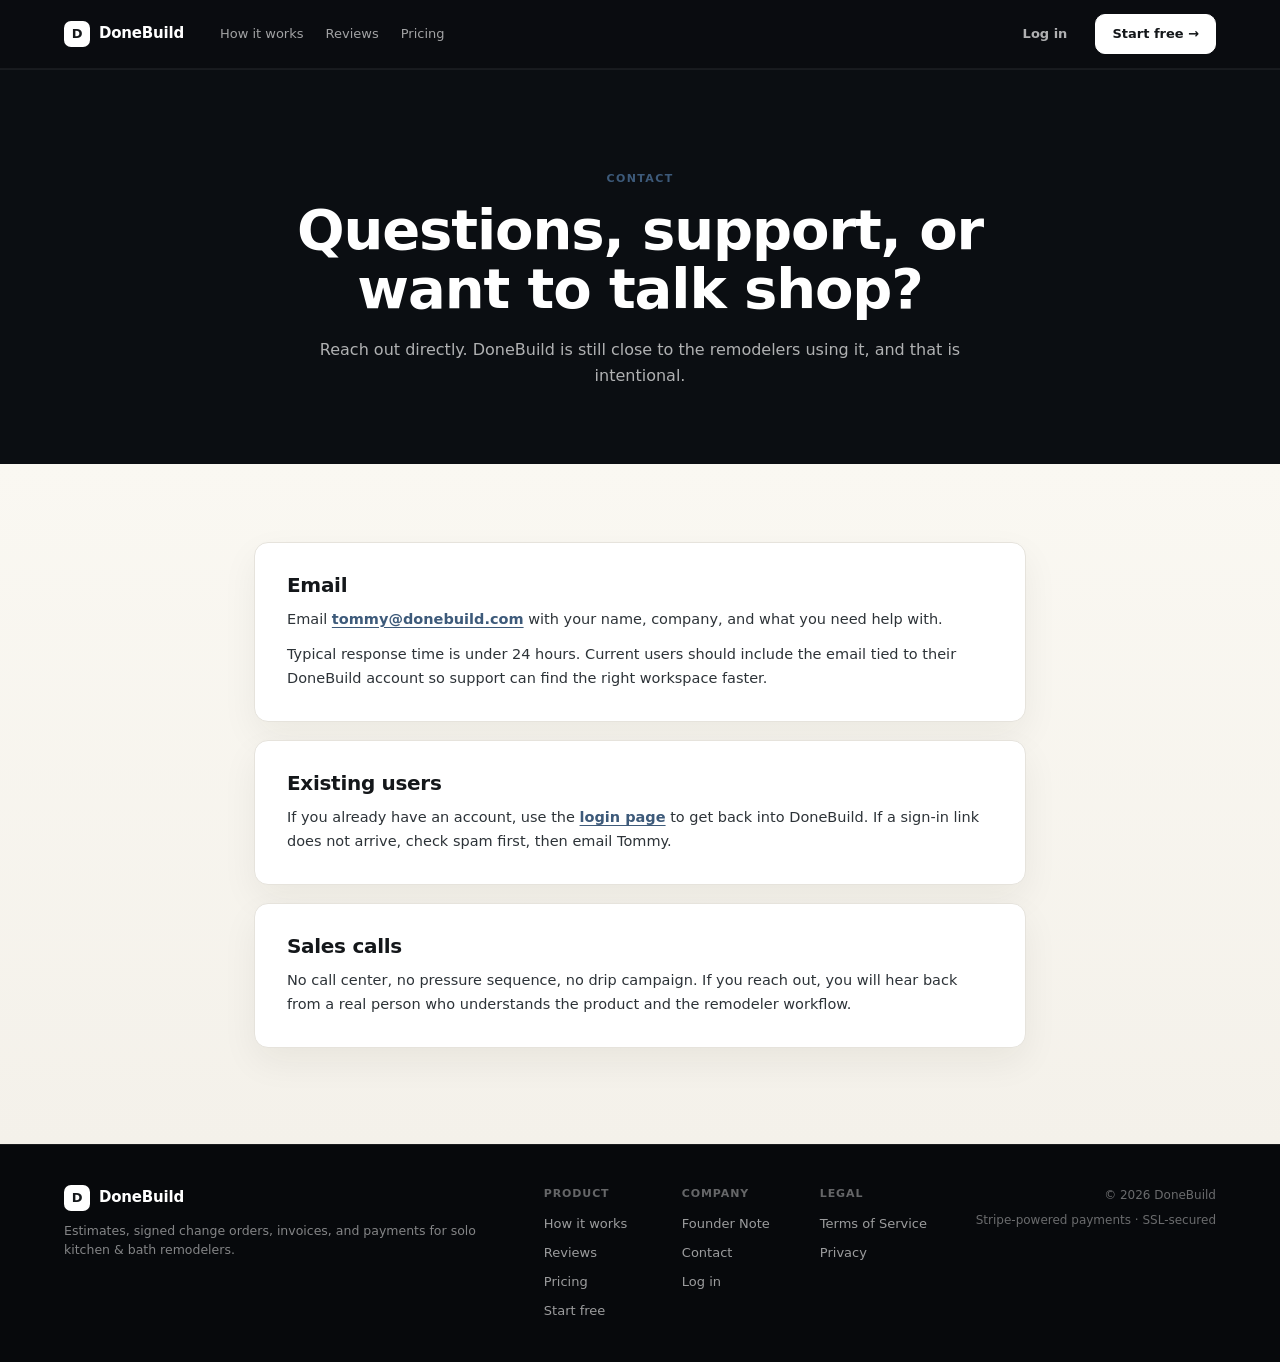
<file: contact/index.html>
<!DOCTYPE html>
<html lang="en">
<head>
<meta charset="UTF-8" />
<meta name="viewport" content="width=device-width, initial-scale=1.0" />
<title>Contact · DoneBuild</title>
<meta name="description" content="Contact DoneBuild for product questions, account help, or founder support." />
<link rel="stylesheet" href="../style.css" />
</head>
<body class="support-page">
  <nav class="nav">
    <div class="nav-inner">
      <a href="/" class="logo" aria-label="DoneBuild">
        <span class="logo-mark">D</span>
        <span>DoneBuild</span>
      </a>
      <div class="nav-links">
        <a href="/#how">How it works</a>
        <a href="/#reviews">Reviews</a>
        <a href="/#pricing">Pricing</a>
      </div>
      <div class="nav-spacer"></div>
      <a href="https://app.donebuild.com/auth/sign-in?redirect_url=/dashboard" class="nav-login">Log in</a>
      <a href="https://app.donebuild.com/auth/sign-up?redirect_url=/onboarding" class="btn btn-primary nav-cta">Start free →</a>
    </div>
  </nav>

  <main class="support-main">
    <section class="support-hero">
      <div class="container support-container">
        <div class="kicker">Contact</div>
        <h1>Questions, support, or want to talk shop?</h1>
        <p>Reach out directly. DoneBuild is still close to the remodelers using it, and that is intentional.</p>
      </div>
    </section>
    <section class="support-section">
      <div class="container support-container support-stack">
        <section class="support-card">
          <h2>Email</h2>
          <p>Email <a href="mailto:tommy@donebuild.com">tommy@donebuild.com</a> with your name, company, and what you need help with.</p><p>Typical response time is under 24 hours. Current users should include the email tied to their DoneBuild account so support can find the right workspace faster.</p>
        </section>

        <section class="support-card">
          <h2>Existing users</h2>
          <p>If you already have an account, use the <a href="https://app.donebuild.com/auth/sign-in?redirect_url=/dashboard">login page</a> to get back into DoneBuild. If a sign-in link does not arrive, check spam first, then email Tommy.</p>
        </section>

        <section class="support-card">
          <h2>Sales calls</h2>
          <p>No call center, no pressure sequence, no drip campaign. If you reach out, you will hear back from a real person who understands the product and the remodeler workflow.</p>
        </section>
      </div>
    </section>
  </main>

  <footer class="footer">
    <div class="container">
      <div class="foot-grid">
        <div class="foot-brand">
          <a class="logo" href="/">
            <span class="logo-mark">D</span>
            <span>DoneBuild</span>
          </a>
          <p class="foot-tag">Estimates, signed change orders, invoices, and payments for solo kitchen &amp; bath remodelers.</p>
        </div>
        <div class="foot-col">
          <div class="foot-title">Product</div>
          <div class="foot-links">
            <a href="/#how">How it works</a>
            <a href="/#reviews">Reviews</a>
            <a href="/#pricing">Pricing</a>
            <a href="https://app.donebuild.com/auth/sign-up?redirect_url=/onboarding">Start free</a>
          </div>
        </div>
        <div class="foot-col">
          <div class="foot-title">Company</div>
          <div class="foot-links">
            <a href="/founders-note">Founder Note</a>
            <a href="/contact">Contact</a>
            <a href="https://app.donebuild.com/auth/sign-in?redirect_url=/dashboard">Log in</a>
          </div>
        </div>
        <div class="foot-col">
          <div class="foot-title">Legal</div>
          <div class="foot-links">
            <a href="/terms-service">Terms of Service</a>
            <a href="/terms">Privacy</a>
          </div>
        </div>
        <div class="foot-meta">
          <span>© 2026 DoneBuild</span>
          <span>Stripe-powered payments · SSL-secured</span>
        </div>
      </div>
    </div>
  </footer>
</body>
</html>
</file>
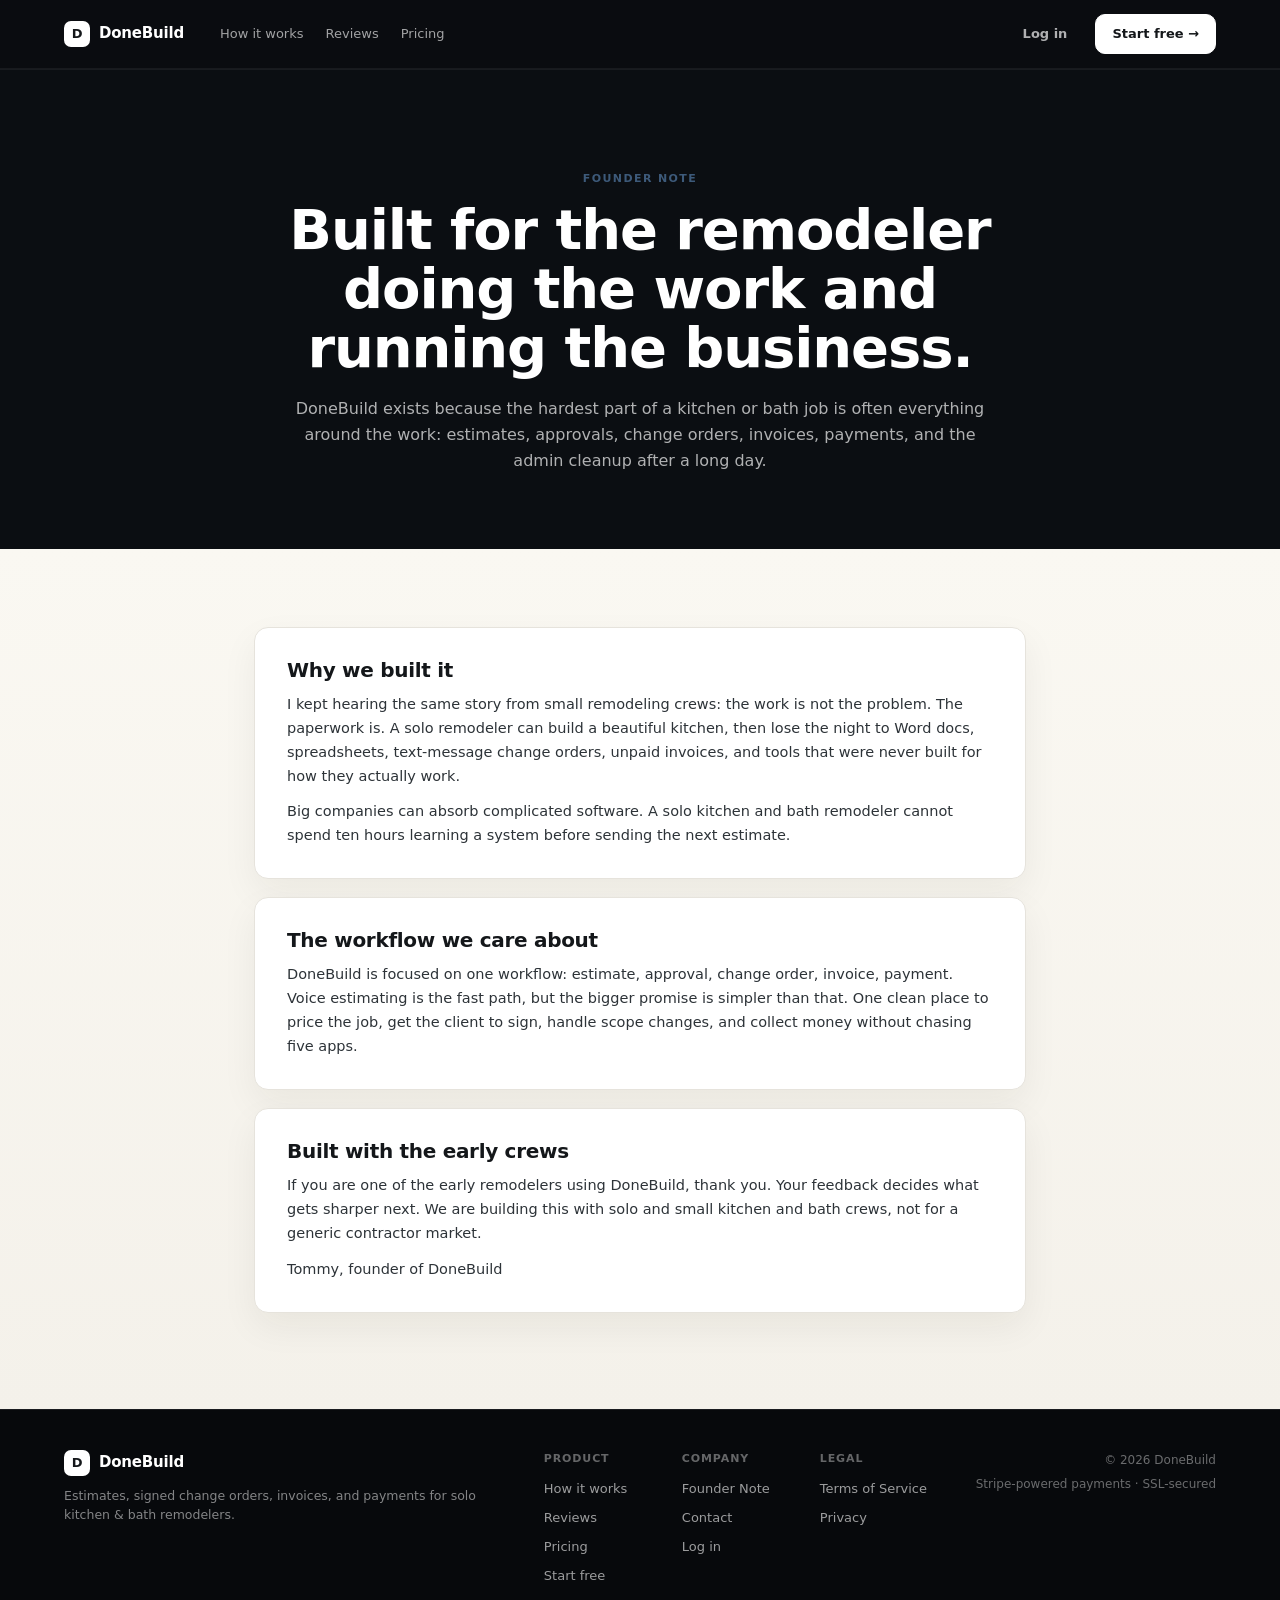
<file: founders-note/index.html>
<!DOCTYPE html>
<html lang="en">
<head>
<meta charset="UTF-8" />
<meta name="viewport" content="width=device-width, initial-scale=1.0" />
<title>Founder Note · DoneBuild</title>
<meta name="description" content="Why DoneBuild exists for solo kitchen and bath remodelers." />
<link rel="stylesheet" href="../style.css" />
</head>
<body class="support-page">
  <nav class="nav">
    <div class="nav-inner">
      <a href="/" class="logo" aria-label="DoneBuild">
        <span class="logo-mark">D</span>
        <span>DoneBuild</span>
      </a>
      <div class="nav-links">
        <a href="/#how">How it works</a>
        <a href="/#reviews">Reviews</a>
        <a href="/#pricing">Pricing</a>
      </div>
      <div class="nav-spacer"></div>
      <a href="https://app.donebuild.com/auth/sign-in?redirect_url=/dashboard" class="nav-login">Log in</a>
      <a href="https://app.donebuild.com/auth/sign-up?redirect_url=/onboarding" class="btn btn-primary nav-cta">Start free →</a>
    </div>
  </nav>

  <main class="support-main">
    <section class="support-hero">
      <div class="container support-container">
        <div class="kicker">Founder note</div>
        <h1>Built for the remodeler doing the work and running the business.</h1>
        <p>DoneBuild exists because the hardest part of a kitchen or bath job is often everything around the work: estimates, approvals, change orders, invoices, payments, and the admin cleanup after a long day.</p>
      </div>
    </section>
    <section class="support-section">
      <div class="container support-container support-stack">
        <section class="support-card">
          <h2>Why we built it</h2>
          <p>I kept hearing the same story from small remodeling crews: the work is not the problem. The paperwork is. A solo remodeler can build a beautiful kitchen, then lose the night to Word docs, spreadsheets, text-message change orders, unpaid invoices, and tools that were never built for how they actually work.</p><p>Big companies can absorb complicated software. A solo kitchen and bath remodeler cannot spend ten hours learning a system before sending the next estimate.</p>
        </section>

        <section class="support-card">
          <h2>The workflow we care about</h2>
          <p>DoneBuild is focused on one workflow: estimate, approval, change order, invoice, payment. Voice estimating is the fast path, but the bigger promise is simpler than that. One clean place to price the job, get the client to sign, handle scope changes, and collect money without chasing five apps.</p>
        </section>

        <section class="support-card">
          <h2>Built with the early crews</h2>
          <p>If you are one of the early remodelers using DoneBuild, thank you. Your feedback decides what gets sharper next. We are building this with solo and small kitchen and bath crews, not for a generic contractor market.</p><p>Tommy, founder of DoneBuild</p>
        </section>
      </div>
    </section>
  </main>

  <footer class="footer">
    <div class="container">
      <div class="foot-grid">
        <div class="foot-brand">
          <a class="logo" href="/">
            <span class="logo-mark">D</span>
            <span>DoneBuild</span>
          </a>
          <p class="foot-tag">Estimates, signed change orders, invoices, and payments for solo kitchen &amp; bath remodelers.</p>
        </div>
        <div class="foot-col">
          <div class="foot-title">Product</div>
          <div class="foot-links">
            <a href="/#how">How it works</a>
            <a href="/#reviews">Reviews</a>
            <a href="/#pricing">Pricing</a>
            <a href="https://app.donebuild.com/auth/sign-up?redirect_url=/onboarding">Start free</a>
          </div>
        </div>
        <div class="foot-col">
          <div class="foot-title">Company</div>
          <div class="foot-links">
            <a href="/founders-note">Founder Note</a>
            <a href="/contact">Contact</a>
            <a href="https://app.donebuild.com/auth/sign-in?redirect_url=/dashboard">Log in</a>
          </div>
        </div>
        <div class="foot-col">
          <div class="foot-title">Legal</div>
          <div class="foot-links">
            <a href="/terms-service">Terms of Service</a>
            <a href="/terms">Privacy</a>
          </div>
        </div>
        <div class="foot-meta">
          <span>© 2026 DoneBuild</span>
          <span>Stripe-powered payments · SSL-secured</span>
        </div>
      </div>
    </div>
  </footer>
</body>
</html>
</file>
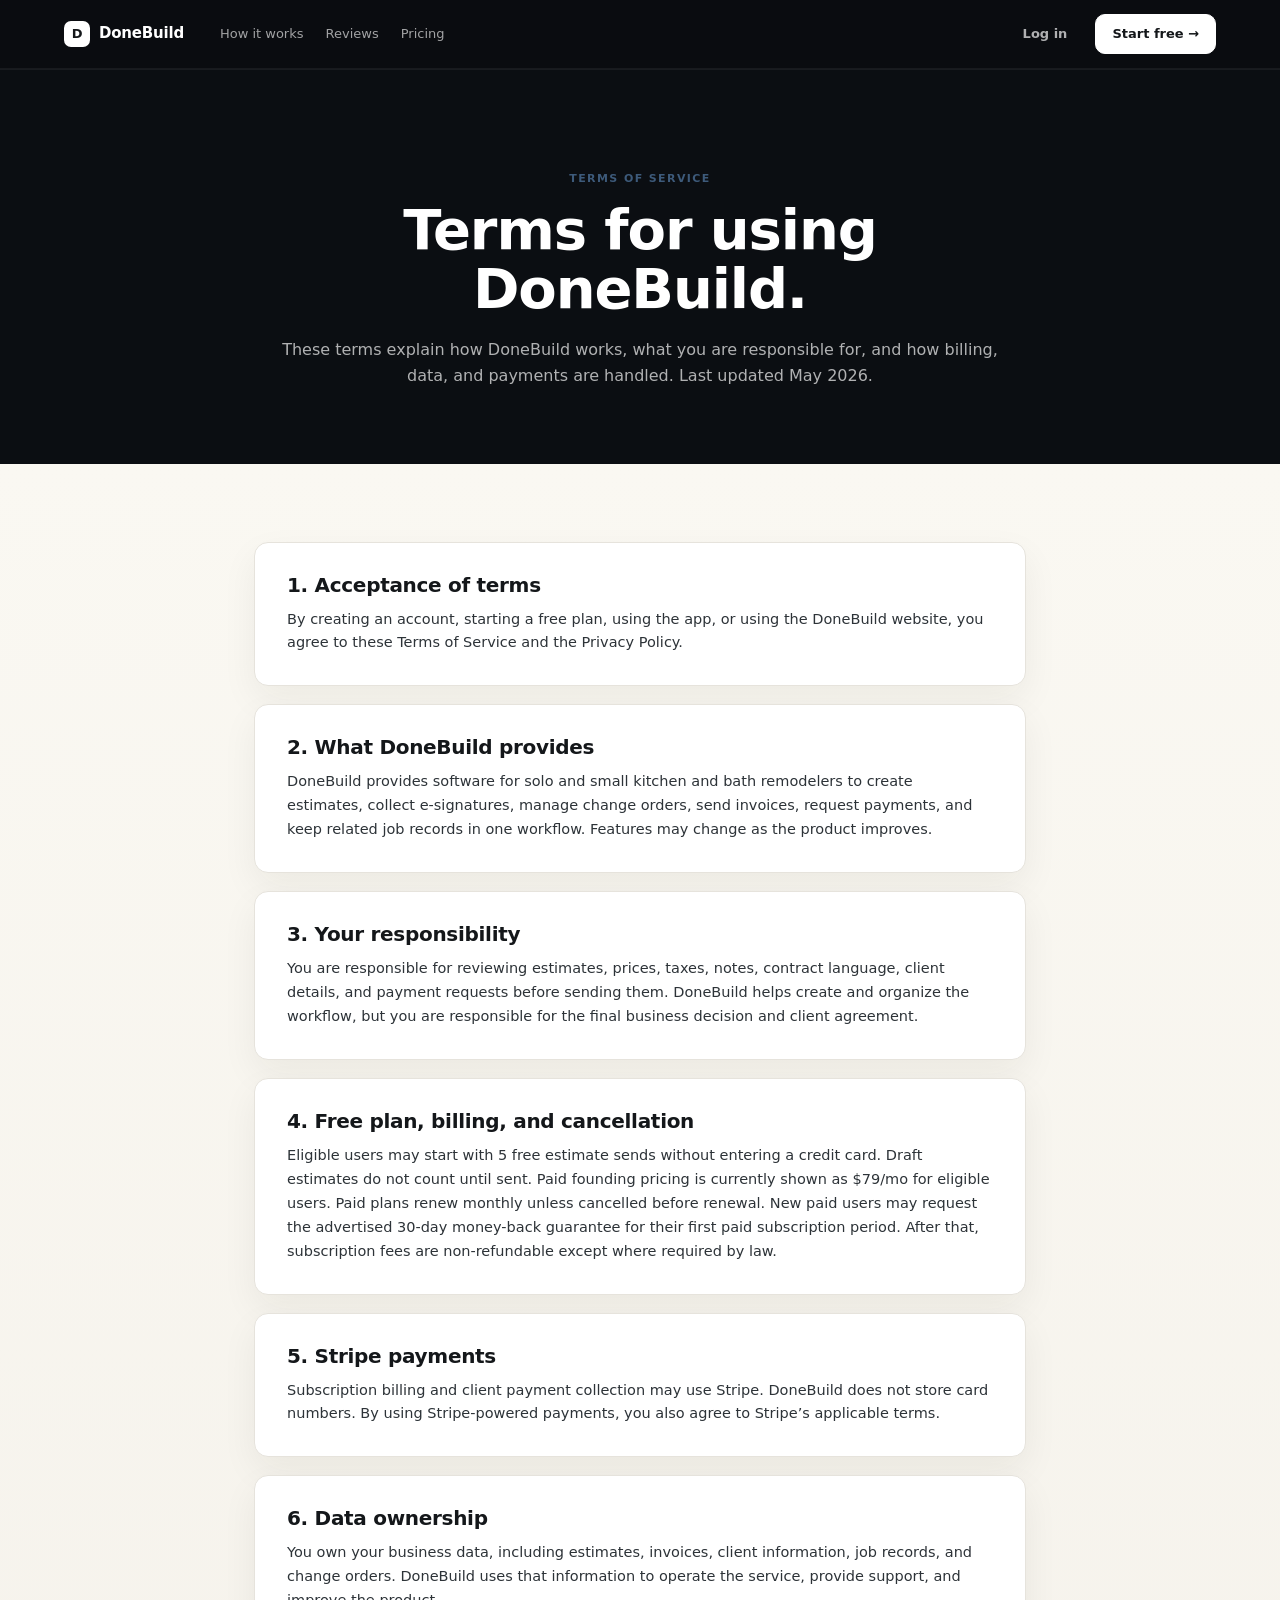
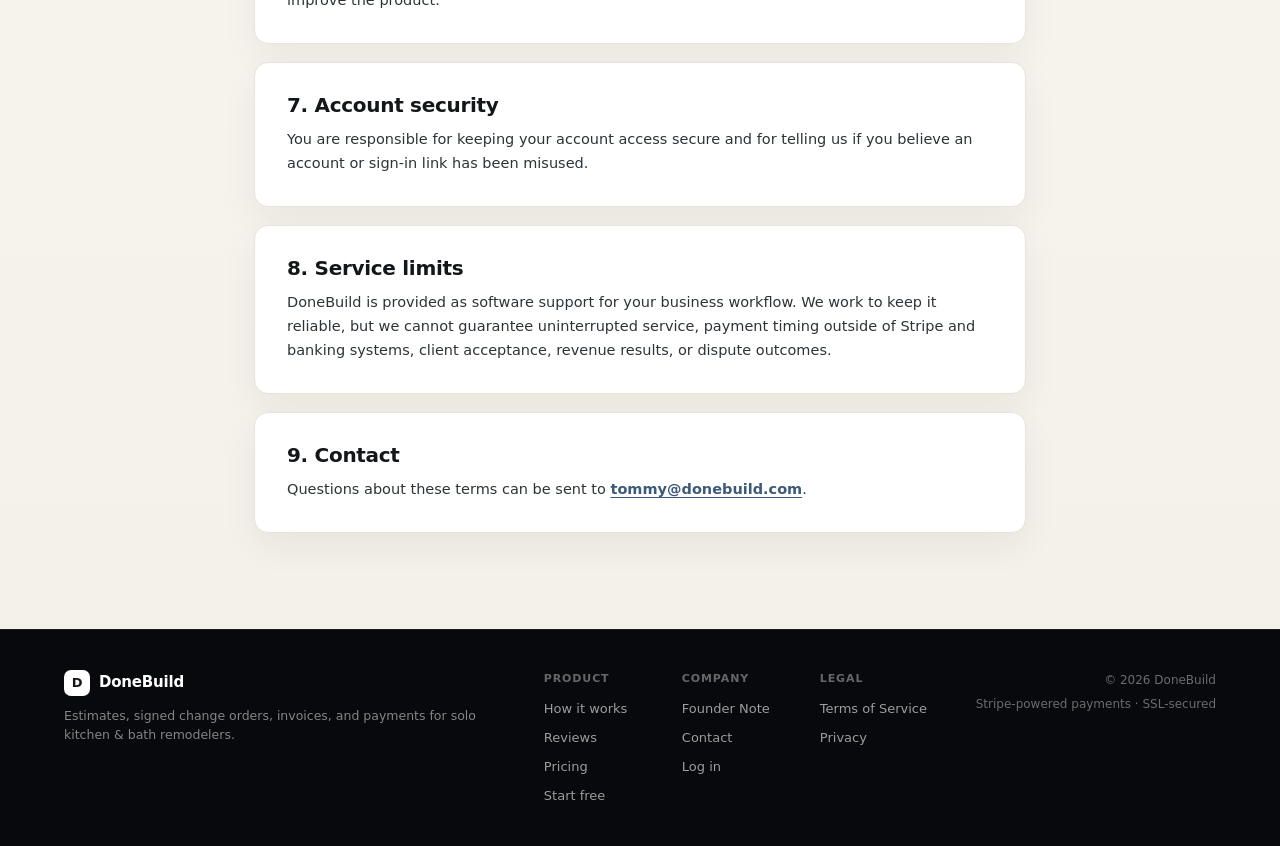
<file: terms-service/index.html>
<!DOCTYPE html>
<html lang="en">
<head>
<meta charset="UTF-8" />
<meta name="viewport" content="width=device-width, initial-scale=1.0" />
<title>Terms of Service · DoneBuild</title>
<meta name="description" content="Plain-English DoneBuild terms of service for using the website and app." />
<link rel="stylesheet" href="../style.css" />
</head>
<body class="support-page">
  <nav class="nav">
    <div class="nav-inner">
      <a href="/" class="logo" aria-label="DoneBuild">
        <span class="logo-mark">D</span>
        <span>DoneBuild</span>
      </a>
      <div class="nav-links">
        <a href="/#how">How it works</a>
        <a href="/#reviews">Reviews</a>
        <a href="/#pricing">Pricing</a>
      </div>
      <div class="nav-spacer"></div>
      <a href="https://app.donebuild.com/auth/sign-in?redirect_url=/dashboard" class="nav-login">Log in</a>
      <a href="https://app.donebuild.com/auth/sign-up?redirect_url=/onboarding" class="btn btn-primary nav-cta">Start free →</a>
    </div>
  </nav>

  <main class="support-main">
    <section class="support-hero">
      <div class="container support-container">
        <div class="kicker">Terms of Service</div>
        <h1>Terms for using DoneBuild.</h1>
        <p>These terms explain how DoneBuild works, what you are responsible for, and how billing, data, and payments are handled. Last updated May 2026.</p>
      </div>
    </section>
    <section class="support-section">
      <div class="container support-container support-stack">
        <section class="support-card">
          <h2>1. Acceptance of terms</h2>
          <p>By creating an account, starting a free plan, using the app, or using the DoneBuild website, you agree to these Terms of Service and the Privacy Policy.</p>
        </section>

        <section class="support-card">
          <h2>2. What DoneBuild provides</h2>
          <p>DoneBuild provides software for solo and small kitchen and bath remodelers to create estimates, collect e-signatures, manage change orders, send invoices, request payments, and keep related job records in one workflow. Features may change as the product improves.</p>
        </section>

        <section class="support-card">
          <h2>3. Your responsibility</h2>
          <p>You are responsible for reviewing estimates, prices, taxes, notes, contract language, client details, and payment requests before sending them. DoneBuild helps create and organize the workflow, but you are responsible for the final business decision and client agreement.</p>
        </section>

        <section class="support-card">
          <h2>4. Free plan, billing, and cancellation</h2>
          <p>Eligible users may start with 5 free estimate sends without entering a credit card. Draft estimates do not count until sent. Paid founding pricing is currently shown as $79/mo for eligible users. Paid plans renew monthly unless cancelled before renewal. New paid users may request the advertised 30-day money-back guarantee for their first paid subscription period. After that, subscription fees are non-refundable except where required by law.</p>
        </section>

        <section class="support-card">
          <h2>5. Stripe payments</h2>
          <p>Subscription billing and client payment collection may use Stripe. DoneBuild does not store card numbers. By using Stripe-powered payments, you also agree to Stripe’s applicable terms.</p>
        </section>

        <section class="support-card">
          <h2>6. Data ownership</h2>
          <p>You own your business data, including estimates, invoices, client information, job records, and change orders. DoneBuild uses that information to operate the service, provide support, and improve the product.</p>
        </section>

        <section class="support-card">
          <h2>7. Account security</h2>
          <p>You are responsible for keeping your account access secure and for telling us if you believe an account or sign-in link has been misused.</p>
        </section>

        <section class="support-card">
          <h2>8. Service limits</h2>
          <p>DoneBuild is provided as software support for your business workflow. We work to keep it reliable, but we cannot guarantee uninterrupted service, payment timing outside of Stripe and banking systems, client acceptance, revenue results, or dispute outcomes.</p>
        </section>

        <section class="support-card">
          <h2>9. Contact</h2>
          <p>Questions about these terms can be sent to <a href="mailto:tommy@donebuild.com">tommy@donebuild.com</a>.</p>
        </section>
      </div>
    </section>
  </main>

  <footer class="footer">
    <div class="container">
      <div class="foot-grid">
        <div class="foot-brand">
          <a class="logo" href="/">
            <span class="logo-mark">D</span>
            <span>DoneBuild</span>
          </a>
          <p class="foot-tag">Estimates, signed change orders, invoices, and payments for solo kitchen &amp; bath remodelers.</p>
        </div>
        <div class="foot-col">
          <div class="foot-title">Product</div>
          <div class="foot-links">
            <a href="/#how">How it works</a>
            <a href="/#reviews">Reviews</a>
            <a href="/#pricing">Pricing</a>
            <a href="https://app.donebuild.com/auth/sign-up?redirect_url=/onboarding">Start free</a>
          </div>
        </div>
        <div class="foot-col">
          <div class="foot-title">Company</div>
          <div class="foot-links">
            <a href="/founders-note">Founder Note</a>
            <a href="/contact">Contact</a>
            <a href="https://app.donebuild.com/auth/sign-in?redirect_url=/dashboard">Log in</a>
          </div>
        </div>
        <div class="foot-col">
          <div class="foot-title">Legal</div>
          <div class="foot-links">
            <a href="/terms-service">Terms of Service</a>
            <a href="/terms">Privacy</a>
          </div>
        </div>
        <div class="foot-meta">
          <span>© 2026 DoneBuild</span>
          <span>Stripe-powered payments · SSL-secured</span>
        </div>
      </div>
    </div>
  </footer>
</body>
</html>
</file>
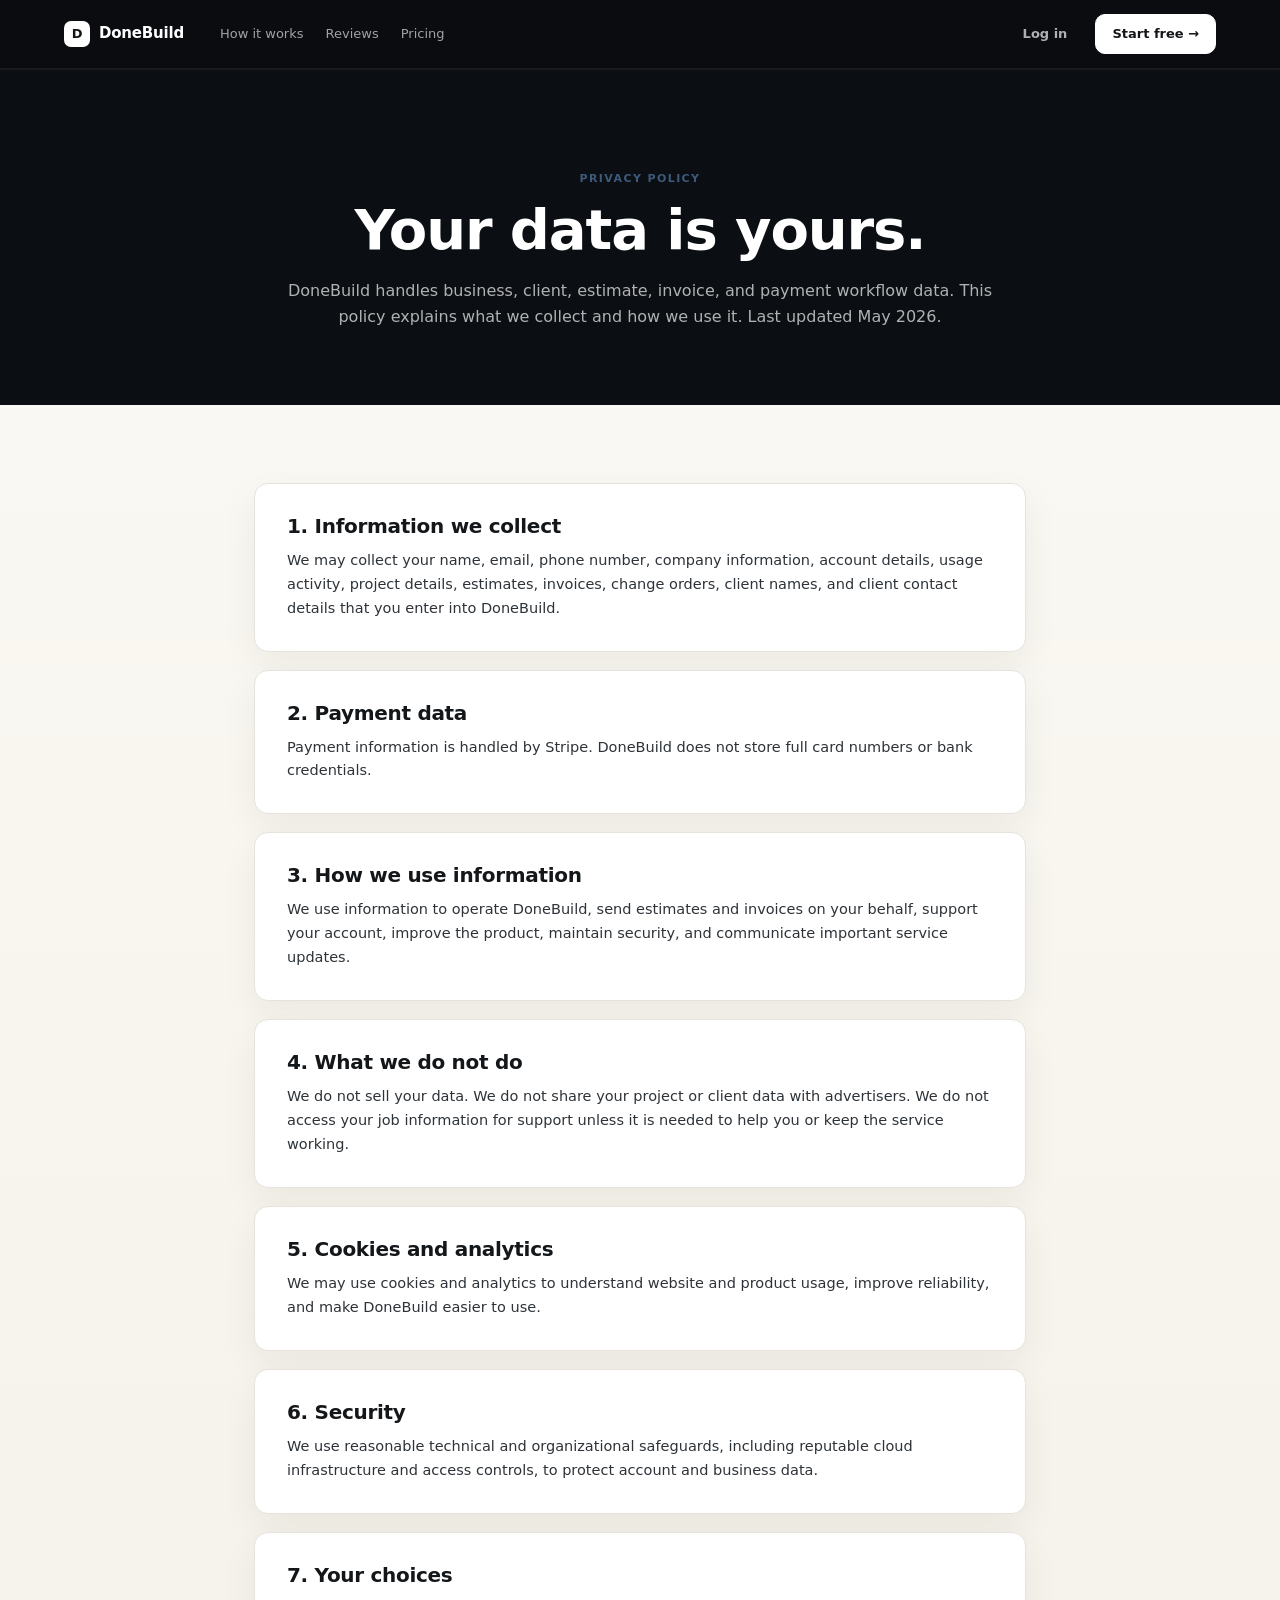
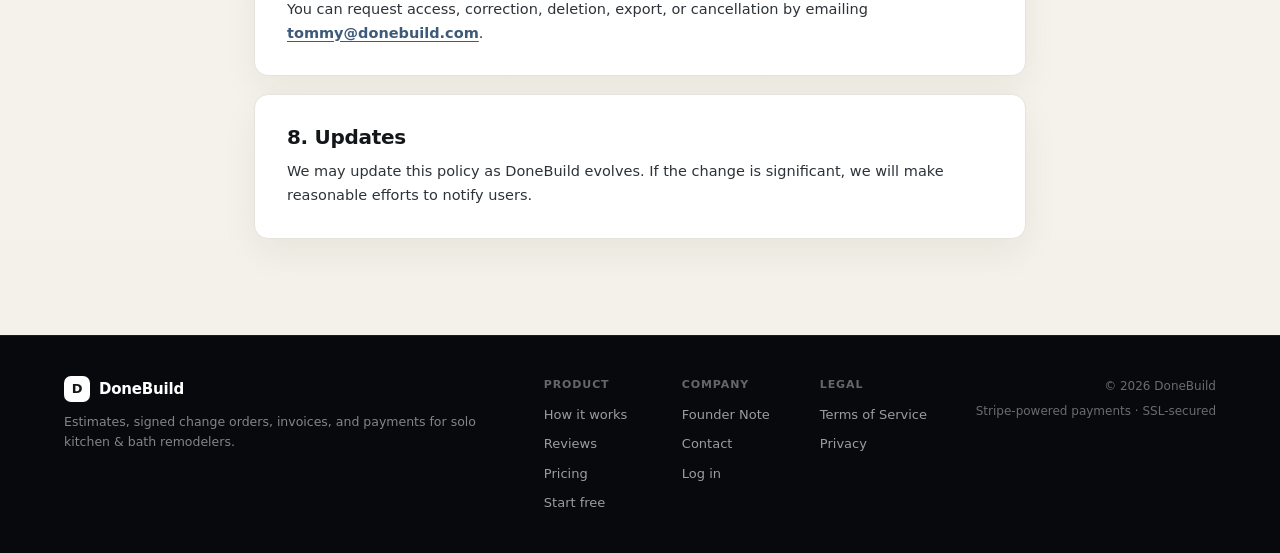
<file: terms/index.html>
<!DOCTYPE html>
<html lang="en">
<head>
<meta charset="UTF-8" />
<meta name="viewport" content="width=device-width, initial-scale=1.0" />
<title>Privacy Policy · DoneBuild</title>
<meta name="description" content="Plain-English DoneBuild privacy policy for remodelers and clients." />
<link rel="stylesheet" href="../style.css" />
</head>
<body class="support-page">
  <nav class="nav">
    <div class="nav-inner">
      <a href="/" class="logo" aria-label="DoneBuild">
        <span class="logo-mark">D</span>
        <span>DoneBuild</span>
      </a>
      <div class="nav-links">
        <a href="/#how">How it works</a>
        <a href="/#reviews">Reviews</a>
        <a href="/#pricing">Pricing</a>
      </div>
      <div class="nav-spacer"></div>
      <a href="https://app.donebuild.com/auth/sign-in?redirect_url=/dashboard" class="nav-login">Log in</a>
      <a href="https://app.donebuild.com/auth/sign-up?redirect_url=/onboarding" class="btn btn-primary nav-cta">Start free →</a>
    </div>
  </nav>

  <main class="support-main">
    <section class="support-hero">
      <div class="container support-container">
        <div class="kicker">Privacy Policy</div>
        <h1>Your data is yours.</h1>
        <p>DoneBuild handles business, client, estimate, invoice, and payment workflow data. This policy explains what we collect and how we use it. Last updated May 2026.</p>
      </div>
    </section>
    <section class="support-section">
      <div class="container support-container support-stack">
        <section class="support-card">
          <h2>1. Information we collect</h2>
          <p>We may collect your name, email, phone number, company information, account details, usage activity, project details, estimates, invoices, change orders, client names, and client contact details that you enter into DoneBuild.</p>
        </section>

        <section class="support-card">
          <h2>2. Payment data</h2>
          <p>Payment information is handled by Stripe. DoneBuild does not store full card numbers or bank credentials.</p>
        </section>

        <section class="support-card">
          <h2>3. How we use information</h2>
          <p>We use information to operate DoneBuild, send estimates and invoices on your behalf, support your account, improve the product, maintain security, and communicate important service updates.</p>
        </section>

        <section class="support-card">
          <h2>4. What we do not do</h2>
          <p>We do not sell your data. We do not share your project or client data with advertisers. We do not access your job information for support unless it is needed to help you or keep the service working.</p>
        </section>

        <section class="support-card">
          <h2>5. Cookies and analytics</h2>
          <p>We may use cookies and analytics to understand website and product usage, improve reliability, and make DoneBuild easier to use.</p>
        </section>

        <section class="support-card">
          <h2>6. Security</h2>
          <p>We use reasonable technical and organizational safeguards, including reputable cloud infrastructure and access controls, to protect account and business data.</p>
        </section>

        <section class="support-card">
          <h2>7. Your choices</h2>
          <p>You can request access, correction, deletion, export, or cancellation by emailing <a href="mailto:tommy@donebuild.com">tommy@donebuild.com</a>.</p>
        </section>

        <section class="support-card">
          <h2>8. Updates</h2>
          <p>We may update this policy as DoneBuild evolves. If the change is significant, we will make reasonable efforts to notify users.</p>
        </section>
      </div>
    </section>
  </main>

  <footer class="footer">
    <div class="container">
      <div class="foot-grid">
        <div class="foot-brand">
          <a class="logo" href="/">
            <span class="logo-mark">D</span>
            <span>DoneBuild</span>
          </a>
          <p class="foot-tag">Estimates, signed change orders, invoices, and payments for solo kitchen &amp; bath remodelers.</p>
        </div>
        <div class="foot-col">
          <div class="foot-title">Product</div>
          <div class="foot-links">
            <a href="/#how">How it works</a>
            <a href="/#reviews">Reviews</a>
            <a href="/#pricing">Pricing</a>
            <a href="https://app.donebuild.com/auth/sign-up?redirect_url=/onboarding">Start free</a>
          </div>
        </div>
        <div class="foot-col">
          <div class="foot-title">Company</div>
          <div class="foot-links">
            <a href="/founders-note">Founder Note</a>
            <a href="/contact">Contact</a>
            <a href="https://app.donebuild.com/auth/sign-in?redirect_url=/dashboard">Log in</a>
          </div>
        </div>
        <div class="foot-col">
          <div class="foot-title">Legal</div>
          <div class="foot-links">
            <a href="/terms-service">Terms of Service</a>
            <a href="/terms">Privacy</a>
          </div>
        </div>
        <div class="foot-meta">
          <span>© 2026 DoneBuild</span>
          <span>Stripe-powered payments · SSL-secured</span>
        </div>
      </div>
    </div>
  </footer>
</body>
</html>
</file>
<file: style.css>
/* ════════════════════════════════════════════════════════════════════════
   DONEBUILD - LANDING PAGE
   Visual baseline: matches the in-product AI Copilot UI (hero-film-desktop.jsx).
   Dark page surround. Light cards inside laptop. System sans, ink-1 primary.
   ════════════════════════════════════════════════════════════════════════ */

/* ─── TOKENS ───────────────────────────────────────────────────────────── */
:root {
  /* Surfaces (the in-product palette) */
  --page: #F5F4F0;
  --card: #FFFFFF;
  --card-tint: #FBFAF7;
  --line: #E6E3DC;
  --line-soft: #EFEDE7;
  --line-strong: #D6D2C8;

  /* Ink scale */
  --ink-1: #14171A;
  --ink-2: #2D3338;
  --ink-3: #5A6066;
  --ink-4: #858A8F;
  --ink-5: #B0B3B6;

  /* Primary action */
  --primary: #14171A;

  /* Copilot accent (cool blue-gray, NOT teal) */
  --cop-bg: #F0F4F9;
  --cop-bg-soft: #F7F9FC;
  --cop-ink: #3D5A7A;
  --cop-line: #D5DEE9;
  --cop-glow-200: rgba(61, 90, 122, 0.20);
  --cop-glow-040: rgba(61, 90, 122, 0.40);

  /* Semantic */
  --ok: #1D9E75;
  --ok-bg: #E1F5EE;
  --ok-ink: #085041;
  --ok-line: #9FE1CB;
  --ok-glow-014: rgba(29, 158, 117, 0.14);
  --warn-bg: #FAEEDA;
  --warn-ink: #854F0B;
  --warn-line: #E5C68A;
  --warn-accent: #BA7517;
  --danger: #DC4646;

  /* Page surround (dark) */
  --bg-deep: #0B0E12;
  --bg-deeper: #07090C;
  --on-deep: #FFFFFF;

  /* Type */
  --font-sans: -apple-system, BlinkMacSystemFont, "SF Pro Text", "Inter", system-ui, "Segoe UI", Roboto, Helvetica, Arial, sans-serif;

  /* Radii */
  --r-xs: 6px;
  --r-sm: 8px;
  --r-md: 10px;
  --r-lg: 12px;
  --r-xl: 14px;
  --r-2xl: 18px;

  /* Shadow ladder */
  --shadow-laptop: 0 60px 120px rgba(0,0,0,0.55), 0 30px 60px rgba(0,0,0,0.35), 0 0 0 1px rgba(255,255,255,0.04);
  --shadow-card: 0 1px 2px rgba(20,23,26,0.04), 0 8px 24px rgba(20,23,26,0.06);
  --shadow-pop: 0 8px 28px rgba(20,23,26,0.10), 0 2px 6px rgba(20,23,26,0.06);
}

/* ─── BASE ─────────────────────────────────────────────────────────────── */
*, *::before, *::after { box-sizing: border-box; }
html, body { margin: 0; padding: 0; overflow-x: hidden; }
body {
  font-family: var(--font-sans);
  font-size: 15px;
  line-height: 1.55;
  color: var(--on-deep);
  background: var(--bg-deep);
  -webkit-font-smoothing: antialiased;
  -moz-osx-font-smoothing: grayscale;
  text-rendering: optimizeLegibility;
}
img, svg { display: block; max-width: 100%; }
a { color: inherit; text-decoration: none; }
button { font: inherit; color: inherit; cursor: pointer; }
ul { margin: 0; padding: 0; list-style: none; }
h1, h2, h3, h4, h5, h6 { margin: 0; font-weight: 600; letter-spacing: -0.4px; line-height: 1.15; }
p { margin: 0; }

/* Selection */
::selection { background: var(--cop-glow-040); color: #fff; }

/* Tabular numbers */
.tnum { font-variant-numeric: tabular-nums; }

/* Container */
.container {
  max-width: 1200px;
  margin: 0 auto;
  padding: 0 24px;
  background: transparent;
}

/* ─── UTILITY: BUTTONS ─────────────────────────────────────────────────── */
.btn {
  display: inline-flex; align-items: center; justify-content: center; gap: 8px;
  padding: 11px 20px;
  border-radius: var(--r-md);
  font-size: 13.5px; font-weight: 600;
  border: 1px solid transparent;
  white-space: nowrap;
  transition: transform 160ms ease, background 200ms ease, border-color 200ms ease, color 200ms ease;
}
.btn:active { transform: translateY(1px); }
.btn-lg { padding: 13px 22px; font-size: 14px; }
.btn-xl { padding: 16px 28px; font-size: 15px; }
.btn-block { width: 100%; }

/* Primary on dark */
.btn-primary {
  background: #fff; color: var(--ink-1); border-color: #fff;
}
.btn-primary:hover { background: #F2F0EA; border-color: #F2F0EA; }

/* Primary on light cards */
.btn-primary-dark {
  background: var(--ink-1); color: #fff; border-color: var(--ink-1);
}
.btn-primary-dark:hover { background: #000; border-color: #000; }

/* Ghost on dark */
.btn-ghost {
  background: rgba(255,255,255,0.06);
  color: rgba(255,255,255,0.85);
  border-color: rgba(255,255,255,0.18);
  backdrop-filter: blur(8px);
}
.btn-ghost:hover { background: rgba(255,255,255,0.12); }

/* Ghost on light */
.btn-ghost-light {
  background: transparent;
  color: var(--ink-2);
  border-color: var(--line-strong);
}
.btn-ghost-light:hover { background: var(--card-tint); border-color: var(--ink-4); }

/* ─── NAV ──────────────────────────────────────────────────────────────── */
.nav {
  position: sticky; top: 0; z-index: 50;
  background: rgba(11, 14, 18, 0.72);
  backdrop-filter: blur(14px);
  -webkit-backdrop-filter: blur(14px);
  border-bottom: 1px solid rgba(255,255,255,0.06);
}
.nav-inner {
  max-width: 1200px; margin: 0 auto;
  padding: 14px 24px;
  display: flex; align-items: center; gap: 28px;
}
.logo {
  display: inline-flex; align-items: center; gap: 9px;
  color: #fff; font-weight: 600; font-size: 15px; letter-spacing: -0.2px;
}
.logo-mark {
  width: 26px; height: 26px; border-radius: 7px;
  background: #fff; color: var(--ink-1);
  display: grid; place-items: center;
  font-weight: 700; font-size: 13px;
}
.nav-links { display: flex; gap: 22px; margin-left: 8px; }
.nav-links a {
  font-size: 13px; color: rgba(255,255,255,0.62); font-weight: 500;
  transition: color 160ms ease;
}
.nav-links a:hover { color: #fff; }
.nav-spacer { flex: 1; }
.nav-cta { padding: 9px 16px; font-size: 13px; }
@media (max-width: 720px) {
  .nav-links { display: none; }
}

/* ─── HERO ─────────────────────────────────────────────────────────────── */
.hero {
  position: relative;
  padding: 56px 0 36px;
  overflow: hidden;
}
.hero-glows { position: absolute; inset: 0; pointer-events: none; overflow: hidden; }
.hero-glow-1 {
  position: absolute; top: 8%; left: 18%;
  width: 700px; height: 700px;
  background: radial-gradient(circle, var(--cop-glow-200) 0%, transparent 60%);
  filter: blur(50px);
}
.hero-glow-2 {
  position: absolute; bottom: 0; right: 12%;
  width: 560px; height: 560px;
  background: radial-gradient(circle, var(--ok-glow-014) 0%, transparent 60%);
  filter: blur(50px);
}

.hero-inner {
  position: relative;
  max-width: 1200px; margin: 0 auto;
  padding: 0 24px;
  z-index: 2;
}

/* Hero copy */
.hero-copy {
  text-align: center;
  margin-bottom: 32px;
  animation: fadeUp 600ms ease-out;
}
.hero-pill {
  display: inline-flex; align-items: center; gap: 7px;
  padding: 5px 12px; border-radius: 99px;
  background: var(--cop-glow-200);
  border: 1px solid rgba(213, 222, 233, 0.25);
  font-size: 10.5px; font-weight: 600;
  color: #A8C0DC;
  letter-spacing: 0.6px; text-transform: uppercase;
  margin-bottom: 18px;
}
.hero-pill-spark {
  width: 10px; height: 10px;
  display: inline-block;
}

.hero-h1 {
  font-size: 52px; font-weight: 600; letter-spacing: -1.2px; line-height: 1.05;
  color: #fff;
  margin: 0 0 14px;
}
.hero-h1 .dim { color: rgba(255, 255, 255, 0.45); }

.hero-sub {
  font-size: 15px; color: rgba(255, 255, 255, 0.65); line-height: 1.5;
  min-height: 22px; max-width: 600px; margin: 0 auto;
}
.hero-sub-text {
  display: inline-block;
  animation: fadeUp 320ms ease-out;
}
.hero-lede,
.hero-detail {
  max-width: 690px;
  margin-left: auto;
  margin-right: auto;
  line-height: 1.5;
}
.hero-lede {
  margin-top: 10px;
  color: rgba(255, 255, 255, 0.78);
  font-size: 17px;
  font-weight: 650;
}
.hero-detail {
  margin-top: 10px;
  color: rgba(255, 255, 255, 0.64);
  font-size: 15.5px;
  font-weight: 500;
}
.hero-actions {
  display: flex;
  align-items: center;
  justify-content: center;
  gap: 14px;
  flex-wrap: wrap;
  margin-top: 18px;
}
.hero-cta {
  min-width: 184px;
}
.hero-proof-line {
  color: rgba(255, 255, 255, 0.66);
  font-size: 13px;
  font-weight: 600;
}

.hero-legend {
  margin-top: 18px;
  display: flex; gap: 18px; justify-content: center; flex-wrap: wrap;
}
.hero-legend-item {
  display: inline-flex; align-items: center; gap: 6px;
  font-size: 11.5px; color: rgba(255,255,255,0.55);
}
.hero-legend-item .dot {
  width: 7px; height: 7px; border-radius: 99px;
}

/* Mobile hero copy */
@media (max-width: 720px) {
  .hero { padding: 36px 0 24px; }
  .hero-h1 { font-size: 34px; letter-spacing: -0.8px; }
  .hero-sub { font-size: 14px; }
}

/* ─── LAPTOP ───────────────────────────────────────────────────────────── */
.laptop-wrap {
  position: relative;
  margin: 0 auto;
  max-width: 1040px;
}
.laptop {
  position: relative;
  margin: 0 auto;
  animation: laptopRise 700ms cubic-bezier(0.22, 1, 0.36, 1) both;
}
@keyframes laptopRise {
  from { opacity: 0; transform: translateY(36px); }
  to { opacity: 1; transform: translateY(0); }
}

.laptop-screen {
  background: #fff;
  border-radius: 12px 12px 4px 4px;
  box-shadow: var(--shadow-laptop);
  overflow: hidden;
  position: relative;
  height: 660px;
  display: flex;
  flex-direction: column;
}

/* Browser chrome */
.chrome {
  height: 36px;
  background: #F0EFE9;
  border-bottom: 1px solid var(--line);
  display: flex; align-items: center;
  padding: 0 12px;
  flex-shrink: 0;
  gap: 12px;
}
.chrome-dots { display: flex; gap: 6px; }
.chrome-dot { width: 11px; height: 11px; border-radius: 99px; }
.dot-r { background: #FE5F57; }
.dot-y { background: #FEBC2E; }
.dot-g { background: #28C840; }

.chrome-spacer { flex: 1; }

/* HEAR IT button - must read as clickable across the whole landing page.
   Default (muted) state: white pill, dark ink + soft pulsing ring around it.
   Active (live) state:   filled blue (Copilot accent), no pulse. */
.chrome-mute {
  position: relative;
  display: inline-flex; align-items: center; gap: 7px;
  padding: 5px 12px 5px 11px;
  background: #fff;
  border: 1px solid var(--ink-1);
  border-radius: 999px;
  font-size: 11.5px; font-weight: 700;
  color: var(--ink-1);
  white-space: nowrap;
  cursor: pointer;
  box-shadow: 0 1px 2px rgba(20, 23, 26, 0.08);
  transition: transform 160ms ease, box-shadow 200ms ease, background 200ms ease, color 200ms ease, border-color 200ms ease;
}
.chrome-mute:hover {
  transform: translateY(-1px);
  box-shadow: 0 4px 10px rgba(20, 23, 26, 0.16);
}
.chrome-mute:active { transform: translateY(0); }
.chrome-mute:focus-visible {
  outline: 2px solid var(--cop-ink);
  outline-offset: 3px;
}
.chrome-mute-icon {
  display: inline-flex; align-items: center; justify-content: center;
  width: 14px; height: 14px;
  color: currentColor;
}
.chrome-mute-icon svg { display: block; }

/* Soft pulsing ring - only visible while muted, signals "click to play". */
.chrome-mute-pulse {
  position: absolute; inset: -3px;
  border-radius: 999px;
  border: 1.5px solid var(--ink-1);
  opacity: 0;
  pointer-events: none;
  animation: hearPulse 2.2s ease-out infinite;
}
@keyframes hearPulse {
  0%   { opacity: 0.55; transform: scale(1); }
  70%  { opacity: 0;    transform: scale(1.18); }
  100% { opacity: 0;    transform: scale(1.18); }
}
@media (prefers-reduced-motion: reduce) {
  .chrome-mute-pulse { animation: none; opacity: 0.35; }
}

/* When audio is live, button flips to a filled "now playing" state. */
.chrome-mute.is-on {
  background: var(--cop-ink);
  border-color: var(--cop-ink);
  color: #fff;
  box-shadow: 0 2px 8px rgba(61, 90, 122, 0.30);
}
.chrome-mute.is-on .chrome-mute-pulse { display: none; }

/* App nav */
.app-nav {
  height: 50px; background: #fff;
  border-bottom: 1px solid var(--line);
  display: flex; align-items: center;
  padding: 0 24px;
  flex-shrink: 0;
  gap: 24px;
}
.app-brand { display: flex; align-items: center; gap: 8px; }
.app-brand-mark {
  width: 24px; height: 24px; border-radius: 6px;
  background: var(--primary);
  display: grid; place-items: center;
  color: #fff; font-size: 11px; font-weight: 700;
}
.app-brand-name { font-size: 13px; font-weight: 600; color: var(--ink-1); }
.app-tabs { display: flex; gap: 24px; }
.app-tab {
  font-size: 12.5px; color: var(--ink-4); font-weight: 400;
  padding-bottom: 2px; border-bottom: 2px solid transparent;
}
.app-tab.is-active { color: var(--ink-1); font-weight: 600; border-bottom-color: var(--primary); }
.app-nav-spacer { flex: 1; }
.app-nav-end { display: flex; align-items: center; gap: 12px; }
.app-help { font-size: 11.5px; color: var(--ink-4); }
.app-avatar { width: 26px; height: 26px; border-radius: 99px; background: #7B5CF5; }

/* Stage container */
.stage {
  flex: 1; position: relative; overflow: hidden;
  background: var(--page);
  display: flex; flex-direction: column;
}

/* Each surface absolutely overlaid; show one at a time via .is-active */
.surface {
  position: absolute; inset: 0;
  padding: 20px 28px 24px;
  display: flex; flex-direction: column;
  background: var(--page);
  opacity: 0; pointer-events: none;
  transition: opacity 360ms ease-out;
}
.surface.is-active { opacity: 1; pointer-events: auto; }

/* Stage breadcrumb */
.stage-crumb {
  display: flex; justify-content: space-between; align-items: center;
  margin-bottom: 14px;
  font-size: 11.5px; color: var(--ink-4);
}
.stage-crumb .crumb-sep { margin: 0 6px; }
.stage-crumb .crumb-active { color: var(--ink-1); font-weight: 600; }
.stage-cancel {
  background: transparent; border: 1px solid var(--line);
  border-radius: var(--r-sm); padding: 5px 14px;
  font-size: 11.5px; color: var(--ink-2); font-weight: 500;
}

.stage-h2 {
  font-size: 22px; font-weight: 600; letter-spacing: -0.4px;
  color: var(--ink-1);
  margin: 0 0 4px;
}
.stage-sub {
  font-size: 12.5px; color: var(--ink-3);
  margin-bottom: 16px;
}

/* ─── SURFACE: SPEAK ───────────────────────────────────────────────────── */
.speak-grid {
  flex: 1;
  display: grid;
  grid-template-columns: 1fr 244px;
  gap: 14px;
  min-height: 0;
}

.speak-panel {
  background: #0F1216;
  border-radius: var(--r-xl);
  padding: 30px 24px 22px;
  display: flex; flex-direction: column; align-items: center;
  position: relative;
  min-height: 320px;
}

.wave {
  display: flex; align-items: center; justify-content: center; gap: 3px;
  height: 60px; margin-bottom: 14px; width: 100%;
}
.wave-bar {
  width: 3px; border-radius: 99px;
  background: rgba(255,255,255,0.30);
  height: 30%;
}
.wave.is-live .wave-bar {
  background: #fff;
}

.speak-timer {
  font-size: 38px; font-weight: 600; letter-spacing: -1px;
  color: #fff;
  font-variant-numeric: tabular-nums;
  margin-bottom: 6px;
}
.speak-status {
  display: inline-flex; align-items: center; gap: 6px;
  font-size: 11.5px; color: rgba(255,255,255,0.55);
  margin-bottom: 16px;
}
.speak-status .pulse {
  width: 7px; height: 7px; border-radius: 99px;
  background: var(--danger);
  animation: pulseDot 1.2s infinite;
}

.speak-actions {
  display: flex; gap: 8px; margin-bottom: 16px;
}
.speak-action {
  padding: 8px 16px; border-radius: var(--r-md);
  background: rgba(255,255,255,0.06);
  border: 1px solid rgba(255,255,255,0.12);
  color: rgba(255,255,255,0.85);
  font-size: 12px; font-weight: 500;
  display: inline-flex; align-items: center; gap: 5px;
}
.speak-action.is-primary {
  background: #fff; border: none; color: var(--ink-1); font-weight: 600;
}
.speak-action.is-quiet {
  background: transparent; border-color: rgba(255,255,255,0.10);
  color: rgba(255,255,255,0.60);
}

.speak-transcript-wrap { width: 100%; margin-top: 4px; }
.speak-transcript-head {
  display: flex; justify-content: space-between; align-items: center;
  margin-bottom: 8px;
}
.speak-transcript-label {
  font-size: 9.5px; font-weight: 700; letter-spacing: 0.6px;
  text-transform: uppercase; color: rgba(255,255,255,0.45);
}
.speak-transcript-edit {
  font-size: 10.5px; color: var(--cop-ink); opacity: 0.85;
}
.speak-transcript {
  background: rgba(255,255,255,0.04);
  border: 1px solid rgba(255,255,255,0.08);
  border-radius: var(--r-sm);
  padding: 12px 14px;
  font-size: 12.5px; line-height: 1.6;
  color: rgba(255,255,255,0.92);
  min-height: 64px;
}
.speak-transcript-placeholder { color: rgba(255,255,255,0.35); }
.speak-cursor {
  display: inline-block; width: 2px; height: 12px;
  background: #fff; margin-left: 2px;
  vertical-align: middle;
  animation: blink 1s infinite;
}

/* Trust panel */
.trust-stack { display: flex; flex-direction: column; gap: 10px; min-height: 0; }
.trust-card {
  background: #fff;
  border: 1px solid var(--line);
  border-radius: var(--r-lg);
  padding: 16px 16px 14px;
}
.trust-head {
  font-size: 9.5px; font-weight: 700; letter-spacing: 0.6px;
  text-transform: uppercase; color: var(--ink-4);
  margin-bottom: 12px;
}

.trust-item {
  display: flex; align-items: flex-start; gap: 9px;
  padding: 8px 0;
  border-bottom: 1px solid var(--line-soft);
  opacity: 0.30;
  transition: opacity 320ms ease-out;
}
.trust-item:last-child { border-bottom: none; }
.trust-item.is-on { opacity: 1; }
.trust-icon {
  width: 18px; height: 18px; border-radius: 99px;
  border: 1.5px solid var(--line-strong);
  flex-shrink: 0;
  display: grid; place-items: center;
  background: transparent;
  transition: all 240ms ease;
}
.trust-item.is-on .trust-icon {
  background: var(--ok); border-color: var(--ok);
  animation: scaleIn 280ms ease-out;
}
.trust-icon-check {
  display: none;
  width: 9px; height: 9px;
  color: #fff;
}
.trust-item.is-on .trust-icon-check { display: block; }

.trust-body { flex: 1; }
.trust-label { font-size: 12px; font-weight: 600; color: var(--ink-1); }
.trust-value {
  font-size: 11px; color: var(--ink-3); margin-top: 2px;
  opacity: 0; transition: opacity 320ms 120ms;
}
.trust-item.is-on .trust-value { opacity: 1; }

.privacy-card {
  background: #fff; border: 1px solid var(--line);
  border-radius: var(--r-lg);
  padding: 14px 16px;
}
.privacy-title { font-size: 12px; font-weight: 600; color: var(--ink-1); margin-bottom: 4px; }
.privacy-body { font-size: 10.5px; color: var(--ink-3); line-height: 1.55; }

/* ─── SURFACE: CLARIFY ─────────────────────────────────────────────────── */
.clarify-top {
  display: flex; justify-content: space-between; align-items: center;
  margin-bottom: 18px;
}
.clarify-back {
  background: none; border: none; padding: 0;
  font-size: 12.5px; color: var(--ink-3);
  display: inline-flex; align-items: center; gap: 4px;
}
.clarify-pill {
  display: inline-flex; align-items: center; gap: 6px;
  padding: 5px 12px; border-radius: 99px;
  background: var(--cop-bg); border: 1px solid var(--cop-line);
  font-size: 10px; font-weight: 700; color: var(--cop-ink);
  letter-spacing: 0.6px; text-transform: uppercase;
}

.clarify-grid {
  flex: 1;
  display: grid;
  grid-template-columns: 1fr 244px;
  gap: 14px;
  min-height: 0;
}
.clarify-card {
  background: #fff;
  border: 1px solid var(--line);
  border-radius: var(--r-xl);
  padding: 22px 26px 18px;
  display: flex; flex-direction: column;
}
.clarify-card-head {
  display: flex; justify-content: space-between; align-items: center;
  margin-bottom: 14px;
}
.clarify-card-kicker {
  font-size: 10.5px; font-weight: 700; color: var(--cop-ink);
  letter-spacing: 0.6px; text-transform: uppercase;
}
.clarify-progress { display: flex; gap: 4px; }
.clarify-prog-pip {
  width: 18px; height: 4px; border-radius: 99px;
  background: var(--line);
}
.clarify-prog-pip.is-done { background: var(--ok); }
.clarify-prog-pip.is-active { background: var(--cop-ink); }

.clarify-q {
  font-size: 24px; font-weight: 600; letter-spacing: -0.4px;
  color: var(--ink-1);
  margin: 0 0 6px;
}
.clarify-q-sub {
  font-size: 13px; color: var(--ink-3);
  margin-bottom: 22px; line-height: 1.5;
}

.clarify-options { display: flex; flex-direction: column; gap: 8px; flex: 1; }
.clarify-opt {
  padding: 13px 16px;
  background: #fff; color: var(--ink-1);
  border: 1.5px solid var(--line);
  border-radius: var(--r-md);
  display: flex; align-items: center; gap: 14px;
  text-align: left;
  position: relative;
  transition: all 240ms;
  width: 100%;
  animation: fadeUp 360ms ease-out backwards;
}
.clarify-opt:nth-child(1) { animation-delay: 200ms; }
.clarify-opt:nth-child(2) { animation-delay: 280ms; }
.clarify-opt:nth-child(3) { animation-delay: 360ms; }
.clarify-opt.is-picked {
  background: var(--primary); color: #fff; border-color: var(--primary);
}
.opt-radio {
  width: 18px; height: 18px; border-radius: 99px;
  border: 1.5px solid var(--line-strong);
  background: transparent; position: relative; flex-shrink: 0;
}
.is-picked .opt-radio {
  border-color: #fff; background: #fff;
}
.is-picked .opt-radio::after {
  content: ""; position: absolute; inset: 4px;
  border-radius: 99px; background: var(--primary);
}
.opt-body {
  flex: 1; display: flex; align-items: baseline; gap: 8px;
  min-width: 0;
}
.opt-label { font-size: 14px; font-weight: 600; }
.opt-price {
  font-size: 12px; color: var(--ink-3);
  font-variant-numeric: tabular-nums;
}
.is-picked .opt-price { color: rgba(255,255,255,0.65); }
.opt-sub {
  font-size: 11px; color: var(--ink-4); margin-left: auto;
}
.is-picked .opt-sub { color: rgba(255,255,255,0.45); }
.opt-arrow {
  color: var(--ink-5); font-size: 14px; line-height: 1;
}
.is-picked .opt-arrow { color: #fff; }

.opt-ripple {
  position: absolute; inset: -3px; border-radius: 12px;
  border: 2px solid rgba(168, 192, 220, 0.6);
  animation: ringExpand 600ms ease-out forwards;
  pointer-events: none;
}

.clarify-other {
  padding: 11px 16px;
  border: 1.5px dashed var(--line-strong);
  border-radius: var(--r-md);
  font-size: 12.5px; color: var(--ink-4);
  display: flex; align-items: center; gap: 8px;
  animation: fadeUp 360ms ease-out 480ms backwards;
}

.clarify-foot {
  display: flex; align-items: center; justify-content: space-between;
  margin-top: 18px; padding-top: 14px;
  border-top: 1px solid var(--line-soft);
}
.clarify-foot-note {
  font-size: 11px; color: var(--ink-4);
  display: inline-flex; align-items: center; gap: 5px;
}
.clarify-foot-actions { display: flex; gap: 8px; }
.btn-sec {
  padding: 7px 14px; font-size: 11.5px; font-weight: 500;
  background: #fff; border: 1px solid var(--line);
  border-radius: var(--r-sm); color: var(--ink-2);
}
.btn-sec.is-quiet { color: var(--ink-4); }
.btn-pri-app {
  padding: 7px 14px; font-size: 11.5px; font-weight: 600;
  background: var(--primary); color: #fff;
  border-radius: var(--r-sm); border: none;
  display: inline-flex; align-items: center; gap: 6px;
}
.btn-pri-app.is-disabled { background: #F3F0EA; color: #A1A1AA; }

/* ─── SURFACE: DRAFTING ────────────────────────────────────────────────── */
.draft-empty {
  flex: 1;
  background: rgba(255,255,255,0.5);
  border: 1px dashed var(--line);
  border-radius: var(--r-xl);
  opacity: 0.5;
}
.draft-overlay {
  position: absolute;
  top: 50%; left: 50%;
  transform: translate(-50%, -50%);
  background: #fff;
  border: 1px solid var(--line);
  border-radius: var(--r-xl);
  padding: 28px 32px;
  width: 460px; max-width: calc(100% - 56px);
  box-shadow: 0 30px 60px rgba(20,23,26,0.18), 0 8px 18px rgba(20,23,26,0.10);
  animation: scaleIn 340ms ease-out;
}
.draft-spark {
  display: inline-flex; align-items: center; gap: 6px;
  padding: 4px 10px; border-radius: 99px;
  background: var(--cop-bg); border: 1px solid var(--cop-line);
  font-size: 10px; font-weight: 700; color: var(--cop-ink);
  letter-spacing: 0.6px; text-transform: uppercase;
  margin-bottom: 14px;
}
.draft-h {
  font-size: 19px; font-weight: 600; letter-spacing: -0.3px;
  color: var(--ink-1); margin-bottom: 4px;
}
.draft-sub {
  font-size: 12px; color: var(--ink-3); margin-bottom: 18px;
}
.draft-checks { display: flex; flex-direction: column; gap: 9px; }
.draft-check {
  display: flex; align-items: flex-start; gap: 10px;
  padding: 8px 10px; border-radius: var(--r-sm);
  font-size: 12.5px; color: var(--ink-2);
  background: var(--card-tint);
}
.draft-check.is-active {
  background: var(--cop-bg); color: var(--ink-1);
  font-weight: 500;
}
.draft-check.is-done {
  background: var(--ok-bg); color: var(--ok-ink);
}
.draft-icon {
  width: 18px; height: 18px; border-radius: 99px;
  display: grid; place-items: center;
  flex-shrink: 0; flex-basis: 18px;
  background: transparent;
  border: 1.5px solid var(--line-strong);
  font-size: 10px; font-weight: 600; color: var(--ink-4);
}
.draft-check.is-active .draft-icon {
  background: var(--primary); color: #fff; border-color: var(--primary);
}
.draft-check.is-active .draft-icon::before {
  content: ""; display: block; width: 10px; height: 10px;
  border: 1.5px solid rgba(255,255,255,0.7); border-top-color: transparent;
  border-radius: 99px;
  animation: spin 0.7s linear infinite;
}
.draft-check.is-active .draft-icon-num { display: none; }
.draft-check.is-done .draft-icon {
  background: var(--ok); border-color: var(--ok); color: #fff;
}
.draft-check.is-done .draft-icon::before {
  content: "✓"; font-size: 11px; font-weight: 700; line-height: 1;
}
.draft-check.is-done .draft-icon-num { display: none; }

/* ─── SURFACE: ESTIMATE (REVEAL/LINGER) ────────────────────────────────── */
.est-top {
  display: flex; justify-content: space-between; align-items: flex-start;
  margin-bottom: 12px;
}
.est-id { font-size: 11px; color: var(--ink-4); }
.est-job { font-size: 17px; font-weight: 600; color: var(--ink-1); }
.est-actions { display: flex; gap: 8px; }

.est-chips { display: flex; align-items: center; gap: 6px; flex-wrap: wrap; margin-bottom: 12px; }
.spark-pill {
  display: inline-flex; align-items: center; gap: 5px;
  padding: 3px 9px; border-radius: 99px;
  background: var(--primary); color: #fff;
  font-size: 9.5px; font-weight: 700;
  letter-spacing: 0.6px; text-transform: uppercase;
}
.mini-chip {
  display: inline-flex; align-items: center; gap: 5px;
  padding: 3px 9px; border-radius: 99px;
  background: #fff; border: 1px solid var(--line);
  font-size: 10.5px; color: var(--ink-2); font-weight: 500;
}
.mini-chip.is-ok { background: var(--ok-bg); border-color: var(--ok-line); color: var(--ok-ink); }

.est-body {
  flex: 1; display: grid; grid-template-columns: 1fr 256px;
  gap: 14px; overflow: hidden; min-height: 0;
}
.est-col-left { overflow: auto; padding-right: 4px; }
.est-section-head {
  display: flex; justify-content: space-between; align-items: center;
  margin-bottom: 10px;
}
.est-section-title { font-size: 13px; font-weight: 700; color: var(--ink-2); }
.est-legend {
  display: inline-flex; align-items: center; gap: 12px;
  font-size: 10.5px; color: var(--ink-3);
}
.est-legend-item { display: inline-flex; align-items: center; gap: 5px; }
.est-legend-dot { width: 6px; height: 6px; border-radius: 99px; }

.cat-card {
  margin-bottom: 6px;
  background: #fff; border: 1px solid var(--line);
  border-radius: 9px;
  overflow: hidden;
  opacity: 0; transform: translateY(10px);
  transition: opacity 320ms ease-out, transform 320ms ease-out, box-shadow 320ms, border-color 320ms;
}
.cat-card.is-visible { opacity: 1; transform: translateY(0); }
.cat-card.is-hot {
  border-color: var(--cop-line);
  box-shadow: 0 0 0 1px rgba(61,90,122,0.18), 0 4px 12px rgba(61,90,122,0.10);
}
.cat-card.is-updated {
  border-color: var(--ok-line);
  box-shadow: 0 0 0 1px rgba(29,158,117,0.25), 0 4px 12px rgba(29,158,117,0.12);
}

.cat-head {
  display: flex; align-items: center; justify-content: space-between;
  padding: 10px 14px;
  cursor: pointer;
}
.cat-head-left { display: flex; align-items: center; gap: 8px; }
.cat-chev {
  width: 9px; height: 9px;
  transform: rotate(-90deg);
  transition: transform 220ms;
  color: var(--ink-4);
}
.cat-card.is-expanded .cat-chev { transform: rotate(0deg); }
.cat-name { font-size: 13px; font-weight: 500; color: var(--ink-1); }
.cat-badge {
  font-size: 10.5px; padding: 1px 7px; border-radius: 99px;
  background: var(--card-tint); border: 1px solid var(--line);
  color: var(--ink-3); font-weight: 500;
}
.cat-updated-badge {
  font-size: 9.5px; font-weight: 700; padding: 2px 7px; border-radius: 99px;
  background: var(--ok-bg); color: var(--ok-ink); border: 1px solid var(--ok-line);
  display: inline-flex; align-items: center; gap: 3px;
  animation: scaleIn 280ms ease-out;
}
.cat-head-right { display: flex; align-items: center; gap: 6px; }
.cat-delta {
  font-size: 10.5px; color: var(--ok); font-weight: 600;
  font-variant-numeric: tabular-nums;
  animation: fadeUp 380ms ease-out;
}
.cat-total { font-size: 13px; font-weight: 600; color: var(--ink-1); font-variant-numeric: tabular-nums; }

.cat-body {
  display: none;
  border-top: 1px solid var(--line-soft);
}
.cat-card.is-expanded .cat-body { display: block; }
.cat-table { width: 100%; font-size: 11.5px; border-collapse: collapse; }
.cat-table thead tr { background: var(--card-tint); }
.cat-table th {
  text-align: left;
  padding: 8px 10px;
  font-size: 9.5px; font-weight: 700;
  letter-spacing: 0.5px; text-transform: uppercase;
  color: var(--ink-4);
}
.cat-table th.t-c { text-align: center; }
.cat-table th.t-r { text-align: right; }
.cat-table td {
  padding: 9px 10px;
  border-top: 1px solid var(--line-soft);
  vertical-align: middle;
}
.cat-table td.t-c { text-align: center; color: var(--ink-2); font-variant-numeric: tabular-nums; }
.cat-table td.t-r { text-align: right; font-variant-numeric: tabular-nums; }
.cat-table tr:first-child td { border-top: none; }
.cat-table tr.is-updated { background: rgba(225, 245, 238, 0.5); }
.cat-line-item { display: flex; align-items: center; gap: 7px; }
.cat-line-source {
  width: 6px; height: 6px; border-radius: 99px; flex-shrink: 0;
}
.src-saved { background: var(--ok); }
.src-accepted { background: var(--cop-ink); }
.src-baseline { background: var(--warn-accent); }
.cat-line-text { color: var(--ink-1); font-weight: 500; }
.cat-cell-price { color: var(--ink-1); font-weight: 500; }
.cat-cell-total { color: var(--ink-1); font-weight: 600; }
.cat-cell-margin { color: var(--ok); font-weight: 500; }

/* Inline tile picker */
.tile-picker {
  border-top: 1px solid var(--line-soft);
  background: var(--card-tint);
  padding: 10px 14px 12px;
  animation: fadeUp 360ms ease-out;
}
.tile-picker-head {
  display: flex; align-items: center; justify-content: space-between;
  margin-bottom: 8px;
}
.tile-picker-kicker {
  font-size: 10px; font-weight: 700; color: var(--cop-ink);
  letter-spacing: 0.5px; text-transform: uppercase;
  display: inline-flex; align-items: center; gap: 6px;
}
.tile-picker-meta { font-size: 10px; color: var(--ink-4); font-style: italic; }
.tiles { display: grid; grid-template-columns: 1fr 1fr; gap: 8px; }
.tile {
  background: #fff; border: 1.5px solid var(--line);
  border-radius: var(--r-md);
  padding: 10px;
  display: flex; gap: 10px; align-items: center;
  transition: all 240ms;
  position: relative;
}
.tile.is-selected { border-color: var(--primary); box-shadow: 0 0 0 2px rgba(20,23,26,0.06); }
.tile.is-dim { opacity: 0.55; }
.tile-swatch {
  width: 38px; height: 38px; border-radius: 6px;
  flex-shrink: 0; position: relative; overflow: hidden;
}
.tile-swatch.ceramic {
  background: linear-gradient(135deg, #F2EEE6 0%, #E0DAD0 100%);
}
.tile-swatch.porcelain {
  background: linear-gradient(135deg, #FAFAFA 0%, #DCDCDA 100%);
  border: 1px solid var(--line);
}
.tile-info { flex: 1; min-width: 0; }
.tile-label { font-size: 12.5px; font-weight: 600; color: var(--ink-1); }
.tile-price {
  font-size: 11px; color: var(--ink-3);
  font-variant-numeric: tabular-nums;
  margin-top: 2px;
}
.tile-delta {
  font-size: 10.5px; font-weight: 700; color: var(--ok);
  margin-left: 6px;
}
.tile-tap-ring {
  position: absolute; inset: -3px; border-radius: 12px;
  border: 2px solid rgba(168, 192, 220, 0.6);
  animation: ringExpand 700ms ease-out forwards;
  pointer-events: none;
}

.add-cat {
  padding: 10px 14px; margin-bottom: 6;
  border: 1px dashed var(--line-strong);
  border-radius: 9px;
  font-size: 12px; color: var(--ink-4); text-align: center;
  animation: fadeIn 400ms ease-out;
}

/* Right column - summary */
.est-col-right { display: flex; flex-direction: column; gap: 10px; }
.summary {
  background: #0F1216;
  border: 1px solid #1F252C;
  border-radius: var(--r-lg);
  padding: 16px 18px;
  color: #fff;
  box-shadow: 0 18px 40px -18px rgba(0, 0, 0, 0.55),
              0 4px 12px rgba(0, 0, 0, 0.18);
}
.summary-kicker {
  font-size: 9.5px; font-weight: 700; letter-spacing: 0.7px;
  text-transform: uppercase; color: rgba(255, 255, 255, 0.50);
  margin-bottom: 10px;
}
.summary-total {
  font-size: 32px; font-weight: 600; letter-spacing: -1px;
  color: #fff;
  font-variant-numeric: tabular-nums;
  margin-bottom: 4px;
  transition: color 320ms;
}
.summary-total.is-bumped {
  animation: pulseScale 700ms ease-out;
}
.summary-sub {
  font-size: 11px; color: rgba(255, 255, 255, 0.55);
  margin-bottom: 14px;
}
.summary-bar-wrap {
  height: 6px; background: rgba(255, 255, 255, 0.10);
  border-radius: 99px; overflow: hidden;
  margin-bottom: 6px;
}
.summary-bar {
  height: 100%;
  background: linear-gradient(90deg, #1FB58A 0%, #5EBF9E 100%);
  border-radius: 99px;
  transition: width 600ms cubic-bezier(0.22,1,0.36,1);
  width: 0%;
}
.summary-bar-label {
  display: flex; justify-content: space-between;
  font-size: 10.5px; color: rgba(255, 255, 255, 0.55);
  margin-bottom: 12px;
}
.summary-bar-pct { font-weight: 700; color: #5EE0B0; }
.summary-divider {
  height: 1px; background: rgba(255, 255, 255, 0.08); margin: 10px 0;
}
.summary-row {
  display: flex; justify-content: space-between;
  font-size: 11.5px;
  padding: 4px 0;
}
.summary-row .label { color: rgba(255, 255, 255, 0.55); }
.summary-row .value { color: #fff; font-weight: 500; font-variant-numeric: tabular-nums; }

.confirmed-card {
  background: var(--ok-bg); border: 1px solid var(--ok-line);
  border-radius: var(--r-lg);
  padding: 10px 12px;
  display: flex; align-items: center; gap: 7px;
  animation: scaleIn 360ms ease-out;
}
.confirmed-icon {
  width: 18px; height: 18px; border-radius: 99px;
  background: var(--ok); display: grid; place-items: center;
  color: #fff; font-weight: 700; font-size: 10px;
}
.confirmed-text { font-size: 11.5px; font-weight: 600; color: var(--ok-ink); }

/* ─── PROGRESS BAR ─────────────────────────────────────────────────────── */
.progress-strip {
  margin-top: 28px;
  position: relative;
  z-index: 3;
}
.progress-labels {
  display: flex; justify-content: space-between; align-items: center;
  margin-bottom: 10px;
}
.progress-label {
  font-size: 10px; font-weight: 600; letter-spacing: 0.5px;
  text-transform: uppercase;
  color: rgba(255,255,255,0.30);
  transition: color 240ms;
}
.progress-label.is-current { color: #fff; }
.progress-track {
  height: 2px; background: rgba(255,255,255,0.06);
  border-radius: 99px; overflow: hidden;
  margin-bottom: 16px;
}
.progress-fill {
  height: 100%; width: 0%;
  background: linear-gradient(90deg, rgba(61,90,122,0.6) 0%, rgba(168,192,220,0.9) 100%);
  transition: width 100ms linear;
}
.progress-fill.is-paused {
  background: linear-gradient(90deg, rgba(125,211,164,0.8) 0%, rgba(29,158,117,1) 100%);
}
.replay-row {
  display: flex; justify-content: center;
  height: 38px;
}
.replay-btn {
  display: inline-flex; align-items: center; gap: 8px;
  padding: 10px 20px; border-radius: 99px;
  background: rgba(255,255,255,0.06);
  border: 1px solid rgba(255,255,255,0.18);
  color: rgba(255,255,255,0.85);
  font-size: 12px; font-weight: 500;
  backdrop-filter: blur(8px);
  opacity: 0; pointer-events: none;
  transition: opacity 320ms;
}
.replay-btn.is-on { opacity: 1; pointer-events: auto; animation: fadeUp 480ms ease-out; }
.replay-btn:hover { background: rgba(255,255,255,0.12); }

/* Caption under laptop */
.laptop-caption {
  text-align: center;
  margin-top: 18px;
  font-size: 11.5px; color: rgba(255,255,255,0.45);
  display: inline-flex; align-items: center; gap: 7px;
  width: 100%; justify-content: center;
}
.laptop-caption .cap-dot {
  width: 6px; height: 6px; border-radius: 99px;
  background: var(--ok);
  animation: pulseDot 2s infinite;
}

/* ─── BELOW-HERO SECTIONS ──────────────────────────────────────────────── */
.section {
  padding: 96px 0;
  position: relative;
}
.section-light {
  background: var(--page);
  color: var(--ink-1);
}
.section-dark {
  background: var(--bg-deep);
  color: #fff;
}
.section-deeper {
  background: var(--bg-deeper);
  color: #fff;
}

.section-head { max-width: 720px; margin: 0 auto 56px; text-align: center; }
.kicker {
  display: inline-block;
  font-size: 11px; font-weight: 700; letter-spacing: 1.4px;
  text-transform: uppercase;
  color: var(--cop-ink);
  margin-bottom: 14px;
}
.section-dark .kicker, .section-deeper .kicker { color: #A8C0DC; }
.section-h2 {
  font-size: 36px; font-weight: 600; letter-spacing: -0.8px;
  line-height: 1.1;
  margin-bottom: 14px;
}
.section-h2 .accent { color: var(--ok); }
.section-dark .section-h2 .accent, .section-deeper .section-h2 .accent { color: #5EE3B5; }
.section-lede {
  font-size: 16px; line-height: 1.55;
  color: var(--ink-3);
}
.section-dark .section-lede, .section-deeper .section-lede { color: rgba(255,255,255,0.65); }

@media (max-width: 720px) {
  .section { padding: 64px 0; }
  .section-h2 { font-size: 28px; letter-spacing: -0.6px; }
  .section-lede { font-size: 15px; }
}

/* HOW (3-step) */
.how-grid {
  display: grid; grid-template-columns: repeat(3, 1fr); gap: 18px;
}
.how-card {
  background: #fff; border: 1px solid var(--line);
  border-radius: var(--r-xl);
  padding: 28px 24px;
  box-shadow: var(--shadow-card);
}
.how-num {
  display: inline-flex; align-items: center; justify-content: center;
  width: 36px; height: 36px; border-radius: 10px;
  background: var(--primary); color: #fff;
  font-weight: 700; font-size: 13px;
  font-variant-numeric: tabular-nums;
  margin-bottom: 16px;
}
.how-card h3 {
  font-size: 19px; font-weight: 600; letter-spacing: -0.3px;
  color: var(--ink-1);
  margin-bottom: 8px;
}
.how-card p {
  font-size: 14.5px; color: var(--ink-3); line-height: 1.6;
  margin-bottom: 14px;
}
.how-tag {
  display: inline-flex; align-items: center; gap: 6px;
  padding: 5px 11px; border-radius: 99px;
  background: var(--cop-bg); border: 1px solid var(--cop-line);
  font-size: 11.5px; color: var(--cop-ink); font-weight: 600;
  font-variant-numeric: tabular-nums;
}
@media (max-width: 880px) {
  .how-grid { grid-template-columns: 1fr; }
}

/* SAVINGS */
.savings-grid {
  display: grid; grid-template-columns: repeat(4, 1fr); gap: 14px;
  margin-bottom: 24px;
}
.save-card {
  background: rgba(255,255,255,0.04);
  border: 1px solid rgba(255,255,255,0.10);
  border-radius: var(--r-xl);
  padding: 26px 22px;
  backdrop-filter: blur(8px);
}
.save-card.is-total {
  background: linear-gradient(180deg, rgba(168,192,220,0.18) 0%, rgba(61,90,122,0.10) 100%);
  border-color: rgba(168,192,220,0.40);
}
.save-num {
  font-size: 32px; font-weight: 700; letter-spacing: -0.8px;
  color: #fff; font-variant-numeric: tabular-nums;
  margin-bottom: 6px;
}
.save-num.is-big { font-size: 38px; }
.save-plus { color: #5EE3B5; }
.save-label {
  font-size: 13px; font-weight: 600; color: rgba(255,255,255,0.85);
  margin-bottom: 6px;
}
.save-meta { font-size: 12px; color: rgba(255,255,255,0.50); line-height: 1.5; }
.savings-foot {
  font-size: 12px; color: rgba(255,255,255,0.40);
  text-align: center; line-height: 1.6;
}
.savings-foot a { color: rgba(255,255,255,0.65); text-decoration: underline; }
@media (max-width: 880px) {
  .savings-grid { grid-template-columns: repeat(2, 1fr); }
}
@media (max-width: 540px) {
  .savings-grid { grid-template-columns: 1fr; }
}

/* REPLACE */
/* ─── Replace table (quiet two-column comparison) ───────────────────── */
.replace-table {
  max-width: 980px; margin: 0 auto;
  background: #fff;
  border: 1px solid var(--line);
  border-radius: var(--r-xl);
  overflow: hidden;
  box-shadow: 0 12px 40px rgba(40, 30, 18, 0.06),
              0 2px 8px rgba(40, 30, 18, 0.03);
}
.replace-row {
  display: grid;
  grid-template-columns: 1.1fr 1.3fr 1.3fr;
  align-items: center;
  padding: 16px 28px;
  border-top: 1px solid var(--line-soft);
  position: relative;
}
.replace-row:first-child { border-top: none; }

/* Vertical divider between Today and With-DoneBuild columns. Subtle. */
.replace-row > div:nth-child(2) {
  position: relative;
  padding-right: 16px;
}
.replace-row > div:nth-child(2)::after {
  content: "";
  position: absolute; top: -16px; bottom: -16px; right: 0;
  width: 1px; background: var(--line-soft);
}
.replace-row > div:nth-child(3) { padding-left: 16px; }

/* Header row - light kicker style, no fill. */
.replace-row.is-head {
  padding-top: 18px; padding-bottom: 14px;
  font-size: 10.5px; font-weight: 700; letter-spacing: 0.8px;
  text-transform: uppercase; color: var(--ink-4);
  border-bottom: 1px solid var(--line);
}
.replace-row.is-head > div:nth-child(3) { color: var(--cop-ink); }
.replace-row.is-head > div:nth-child(2)::after { top: 8px; bottom: 8px; }

/* Row label - left column. */
.rr-label {
  font-size: 14px; font-weight: 600; color: var(--ink-1);
}

/* TODAY column - muted, slightly faded. */
.rr-old {
  font-size: 13.5px; color: var(--ink-3);
  line-height: 1.45;
}

/* WITH DONEBUILD column - confident dark ink, single tiny accent dot. */
.rr-new {
  font-size: 14px; color: var(--ink-1); font-weight: 600;
  line-height: 1.45;
  display: inline-flex; align-items: baseline; gap: 9px;
}
.rr-new::before {
  content: "";
  width: 6px; height: 6px; border-radius: 99px;
  background: var(--ok);
  flex-shrink: 0;
  transform: translateY(-2px);
}

/* Total row - thicker top border, larger type, no fill. */
.replace-row.is-total {
  border-top: 1px solid var(--ink-1);
  padding-top: 20px; padding-bottom: 20px;
  background: transparent;
}
.replace-row.is-total .rr-label {
  font-size: 12px; font-weight: 700; letter-spacing: 0.8px;
  text-transform: uppercase; color: var(--ink-4);
}
.replace-row.is-total .rr-old {
  font-size: 16px; font-weight: 600; color: var(--ink-3);
}
.replace-row.is-total .rr-new {
  font-size: 17px; font-weight: 700; color: var(--ink-1);
}
.replace-row.is-total .rr-new::before {
  background: var(--ok); width: 7px; height: 7px;
}

.replace-foot {
  font-size: 12px; color: var(--ink-4);
  text-align: center; margin-top: 22px;
}

@media (max-width: 720px) {
  .replace-row {
    grid-template-columns: 1fr;
    gap: 6px; padding: 16px 20px;
  }
  .replace-row.is-head { display: none; }
  .replace-row > div:nth-child(2) { padding-right: 0; }
  .replace-row > div:nth-child(2)::after { display: none; }
  .replace-row > div:nth-child(3) { padding-left: 0; }
  .rr-label {
    font-size: 11px; color: var(--ink-4);
    font-weight: 700; text-transform: uppercase; letter-spacing: 0.7px;
  }
  .rr-old { font-size: 13.5px; }
  .rr-new { font-size: 14px; }
  .replace-row.is-total .rr-label { font-size: 11px; }
  .replace-row.is-total .rr-old { font-size: 15px; }
  .replace-row.is-total .rr-new { font-size: 16px; }
}

/* CHANGE ORDERS */
.co-grid {
  display: grid; grid-template-columns: 1fr 1fr; gap: 48px;
  align-items: center;
}
.co-copy h2 { margin-bottom: 14px; }
.co-bullets {
  margin: 18px 0 24px;
  display: flex; flex-direction: column; gap: 10px;
}
.co-bullets li {
  display: flex; align-items: center; gap: 10px;
  font-size: 14.5px; color: var(--ink-2);
}
.co-bullets li::before {
  content: "✓"; display: inline-grid; place-items: center;
  width: 20px; height: 20px; border-radius: 99px;
  background: var(--ok-bg); color: var(--ok-ink);
  font-weight: 700; font-size: 11px; flex-shrink: 0;
}

.co-mockup {
  background: #fff; border: 1px solid var(--line);
  border-radius: var(--r-xl);
  overflow: hidden;
  box-shadow: var(--shadow-pop);
}
.co-mockup .chrome { height: 32px; padding: 0 10px; }
.co-mockup .chrome-dot { width: 9px; height: 9px; }
.co-mockup .chrome-url { height: 18px; font-size: 10px; max-width: 320px; }
.co-body { padding: 18px 20px; }
.co-row {
  display: flex; justify-content: space-between; align-items: flex-start;
  margin-bottom: 14px;
}
.co-title { font-size: 15px; font-weight: 600; color: var(--ink-1); }
.co-sub { font-size: 11.5px; color: var(--ink-4); margin-top: 2px; }
.co-status {
  font-size: 10.5px; font-weight: 700; letter-spacing: 0.5px;
  text-transform: uppercase;
  padding: 4px 9px; border-radius: 99px;
  background: var(--warn-bg); color: var(--warn-ink); border: 1px solid var(--warn-line);
}
.co-line {
  display: flex; justify-content: space-between;
  padding: 9px 0;
  border-top: 1px solid var(--line-soft);
  font-size: 13px; color: var(--ink-2);
}
.co-line:last-of-type { border-bottom: 1px solid var(--line-soft); }
.co-line .amt {
  font-weight: 600; color: var(--ok-ink);
  font-variant-numeric: tabular-nums;
}
.co-total {
  display: flex; justify-content: space-between;
  margin-top: 12px; padding-top: 12px;
  border-top: 1px solid var(--line);
}
.co-total .label { font-size: 13px; font-weight: 600; color: var(--ink-1); }
.co-total .amt-big {
  font-size: 18px; font-weight: 700; color: var(--ink-1);
  font-variant-numeric: tabular-nums;
}
.co-send {
  margin-top: 14px;
  display: inline-flex; align-items: center; gap: 7px;
  padding: 9px 14px; border-radius: var(--r-sm);
  background: var(--primary); color: #fff;
  font-size: 12.5px; font-weight: 600;
  border: none;
}
@media (max-width: 880px) {
  .co-grid { grid-template-columns: 1fr; gap: 32px; }
}

/* PAID - unified card with internal dividers (matches replace-table feel) */
.paid-flow {
  display: grid;
  grid-template-columns: 1fr 1fr 1fr;
  margin: 40px auto 28px;
  max-width: 1000px;
  background: var(--card);
  border: 1px solid var(--line);
  border-radius: var(--r-2xl);
  overflow: hidden;
}
.paid-step {
  position: relative;
  padding: 30px 32px 28px;
  display: flex; gap: 14px; align-items: flex-start;
}
.paid-step + .paid-step::before {
  content: "";
  position: absolute;
  left: 0; top: 24px; bottom: 24px;
  width: 1px;
  background: var(--line);
}
.paid-step-num {
  width: 26px; height: 26px; border-radius: 50%;
  background: transparent;
  border: 1px solid var(--line-strong);
  display: grid; place-items: center;
  font-weight: 600; color: var(--ink-3);
  font-size: 12px;
  font-variant-numeric: tabular-nums;
  flex-shrink: 0;
}
.paid-step-body { display: flex; flex-direction: column; gap: 4px; }
.paid-step h4 {
  font-size: 15px; color: var(--ink-1);
  font-weight: 600; letter-spacing: -0.01em;
  margin: 0;
}
.paid-step p {
  font-size: 13px; color: var(--ink-3);
  line-height: 1.55; margin: 0;
}
.paid-arrow { display: none; } /* legacy connector - replaced by divider */
.paid-trust {
  display: flex; gap: 28px; justify-content: center; flex-wrap: wrap;
  font-size: 11.5px; color: var(--ink-4);
  letter-spacing: 0.02em;
  margin-top: 4px;
}
.paid-trust span { display: inline-flex; align-items: center; gap: 6px; }
.paid-trust b { color: var(--ink-2); font-weight: 600; }
@media (max-width: 880px) {
  .paid-flow { grid-template-columns: 1fr; }
  .paid-step { padding: 22px 22px 20px; }
  .paid-step + .paid-step::before {
    left: 22px; right: 22px; top: 0; bottom: auto;
    width: auto; height: 1px;
  }
}

/* PRICING */
.pricing-card {
  display: grid; grid-template-columns: 1.3fr 1fr;
  background: #fff; border: 1px solid var(--line);
  border-radius: var(--r-2xl);
  overflow: hidden;
  box-shadow: var(--shadow-pop);
  max-width: 980px; margin: 0 auto;
}
.pricing-left { padding: 36px 34px; }
.pricing-features {
  margin-top: 18px;
  display: flex; flex-direction: column; gap: 10px;
}
.pricing-features li {
  font-size: 14px; color: var(--ink-2);
  display: flex; align-items: center; gap: 9px;
}
.pricing-features li::before {
  content: "✓"; color: var(--ok-ink);
  background: var(--ok-bg); width: 18px; height: 18px;
  border-radius: 99px; display: grid; place-items: center;
  font-size: 10px; font-weight: 700;
}
.pricing-right {
  background: var(--card-tint);
  padding: 36px 34px;
  border-left: 1px solid var(--line);
  display: flex; flex-direction: column; justify-content: center;
}
.price {
  display: flex; align-items: baseline; gap: 4px;
  margin-bottom: 6px;
}
.price-amt {
  font-size: 56px; font-weight: 700; letter-spacing: -1.5px;
  color: var(--ink-1);
  font-variant-numeric: tabular-nums;
  line-height: 1;
}
.price-per { font-size: 16px; color: var(--ink-3); font-weight: 500; }
.price-equiv { font-size: 12.5px; color: var(--ink-4); margin-bottom: 22px; }
.price-trust {
  margin-top: 18px;
  display: flex; flex-direction: column; gap: 6px;
  font-size: 11.5px; color: var(--ink-4);
}
.price-trust li::before { content: "·  "; color: var(--ink-5); }
@media (max-width: 720px) {
  .pricing-card { grid-template-columns: 1fr; }
  .pricing-right { border-left: none; border-top: 1px solid var(--line); }
  .price-amt { font-size: 44px; }
}

/* FAQ */
.faq-list {
  max-width: 760px; margin: 0 auto;
}
.faq-list details {
  background: #fff; border: 1px solid var(--line);
  border-radius: var(--r-lg);
  margin-bottom: 8px;
  overflow: hidden;
  transition: border-color 200ms;
}
.faq-list details[open] { border-color: var(--cop-line); box-shadow: 0 0 0 3px rgba(61,90,122,0.06); }
.faq-list summary {
  list-style: none;
  cursor: pointer;
  padding: 16px 20px;
  font-size: 15px; font-weight: 600; color: var(--ink-1);
  display: flex; justify-content: space-between; align-items: center;
  gap: 16px;
}
.faq-list summary::-webkit-details-marker { display: none; }
.faq-list summary::after {
  content: "+"; font-weight: 400; font-size: 22px;
  color: var(--ink-4); flex-shrink: 0;
  transition: transform 240ms;
}
.faq-list details[open] summary::after { transform: rotate(45deg); }
.faq-list details p {
  padding: 0 20px 18px;
  font-size: 14px; color: var(--ink-3); line-height: 1.6;
}

/* FINAL CTA */
.final-cta {
  text-align: center;
  padding: 96px 24px;
}
.final-cta h2 { margin-bottom: 14px; }
.final-cta .section-lede { margin-bottom: 28px; }
.final-trust {
  margin-top: 20px;
  font-size: 12.5px; color: rgba(255,255,255,0.50);
  display: flex; gap: 10px; justify-content: center; flex-wrap: wrap;
}

/* FOOTER */
.footer {
  border-top: 1px solid rgba(255,255,255,0.08);
  padding: 36px 0;
  background: var(--bg-deeper);
}
.foot-grid {
  display: grid; grid-template-columns: 1.2fr 1fr 1fr;
  gap: 28px; align-items: center;
}
.foot-tag { font-size: 12.5px; color: rgba(255,255,255,0.50); margin-top: 10px; }
.foot-links { display: flex; gap: 22px; flex-wrap: wrap; }
.foot-links a { font-size: 13px; color: rgba(255,255,255,0.60); }
.foot-links a:hover { color: #fff; }
.foot-meta {
  display: flex; flex-direction: column; gap: 6px;
  font-size: 12px; color: rgba(255,255,255,0.40);
  text-align: right;
}
.foot-meta a { text-decoration: underline; color: rgba(255,255,255,0.50); }
@media (max-width: 720px) {
  .foot-grid { grid-template-columns: 1fr; }
  .foot-meta { text-align: left; }
}

/* ─── ANIMATIONS ───────────────────────────────────────────────────────── */
@keyframes waveBar {
  0%, 100% { transform: scaleY(0.3); }
  50% { transform: scaleY(1); }
}
@keyframes spin { to { transform: rotate(360deg); } }
@keyframes shimmer {
  0% { background-position: -200% 0; }
  100% { background-position: 200% 0; }
}
@keyframes pulseDot {
  0%, 100% { opacity: 0.5; transform: scale(1); }
  50% { opacity: 1; transform: scale(1.15); }
}
@keyframes pulseScale {
  0% { transform: scale(1); }
  35% { transform: scale(1.06); color: var(--ok-ink); }
  100% { transform: scale(1); }
}
@keyframes blink { 50% { opacity: 0; } }
@keyframes fadeUp {
  from { opacity: 0; transform: translateY(8px); }
  to { opacity: 1; transform: translateY(0); }
}
@keyframes fadeIn { from { opacity: 0; } to { opacity: 1; } }
@keyframes scaleIn {
  from { opacity: 0; transform: scale(0.94); }
  to { opacity: 1; transform: scale(1); }
}
@keyframes ringExpand {
  0% { transform: scale(0.6); opacity: 0.7; }
  100% { transform: scale(1.6); opacity: 0; }
}

/* ─── REDUCED MOTION ───────────────────────────────────────────────────── */
@media (prefers-reduced-motion: reduce) {
  *, *::before, *::after {
    animation-duration: 0.01ms !important;
    animation-iteration-count: 1 !important;
    transition-duration: 0.01ms !important;
  }
}

/* ─── DESKTOP / MOBILE LAPTOP TUNING ───────────────────────────────────── */
@media (max-width: 980px) {
  .laptop-screen { height: 580px; }
  .speak-grid, .clarify-grid, .est-body { grid-template-columns: 1fr; }
  .est-col-right { order: -1; flex-direction: row; flex-wrap: wrap; }
  .summary { flex: 1; min-width: 220px; }
}
@media (max-width: 720px) {
  .container { padding: 0 16px; }
  .laptop-screen { height: 540px; }
  .surface { padding: 14px 14px 16px; }
  .stage-h2 { font-size: 18px; }
  .stage-sub { font-size: 11.5px; }
  .speak-panel { padding: 20px 16px 16px; min-height: 240px; }
  .speak-timer { font-size: 30px; }
  .clarify-q { font-size: 19px; }
  .clarify-q-sub { font-size: 12px; margin-bottom: 14px; }
  .clarify-foot { flex-direction: column; gap: 10px; align-items: stretch; }
  .clarify-foot-actions { justify-content: flex-end; }
  .draft-overlay { padding: 20px 22px; width: calc(100% - 40px); }
  .est-actions { gap: 6px; }
  .est-actions .btn-sec, .est-actions .btn-pri-app { padding: 5px 10px; font-size: 11px; }
  .summary-total { font-size: 24px; }
  .cat-table { font-size: 10.5px; }
  .cat-table th:nth-child(4), .cat-table td:nth-child(4),
  .cat-table th:nth-child(7), .cat-table td:nth-child(7) { display: none; }
  /* Compact CTA on mobile rather than hiding it entirely */
  .nav-cta { padding: 7px 12px; font-size: 12px; letter-spacing: -0.01em; }
  .progress-label { font-size: 9px; }
  .progress-label[data-stage="reveal"] { display: none; }
  /* Browser chrome / app nav fit narrow viewports */
  .chrome { padding: 0 8px; gap: 8px; height: 32px; }
  .chrome-dots { gap: 4px; }
  .chrome-dot { width: 9px; height: 9px; }
  .chrome-url { height: 20px; padding: 0 8px; font-size: 9.5px; max-width: none; }
  .chrome-url-path { display: none; }
  .chrome-mute { padding: 4px 10px; font-size: 10.5px; gap: 5px; }
  /* keep "Hear it" label visible on mobile - it's the audio CTA */
  .app-nav { padding: 0 12px; gap: 12px; height: 44px; }
  .app-tabs { gap: 14px; }
  .app-brand-name { font-size: 12px; }
  .app-tab { font-size: 11.5px; }
  .app-help { display: none; }
  .app-avatar { width: 22px; height: 22px; }
  /* Estimate header - stack on narrow screens */
  .est-head { flex-direction: column; align-items: flex-start; gap: 10px; }
  .est-head-actions { width: 100%; justify-content: flex-end; }
}

/* ════════════════════════════════════════════════════════════════════════
   V2 ADDITIONS - visual fixes + new sections
   ════════════════════════════════════════════════════════════════════════ */

/* ─── Replace table overrides removed - canonical rules live higher up. ──── */

/* ─── Payback math (dark surround) ─────────────────────────────────────── */
.payback {
  margin: 56px auto 0;
  max-width: 880px;
  padding: 36px 40px;
  background: rgba(94, 227, 181, 0.06);
  border: 1px solid rgba(94, 227, 181, 0.20);
  border-radius: var(--r-lg);
  color: rgba(255, 255, 255, 0.92);
}
.payback-headline { text-align: center; }
.payback-eyebrow {
  font-size: 11px;
  letter-spacing: 0.18em;
  text-transform: uppercase;
  color: rgba(94, 227, 181, 0.85);
  font-weight: 600;
  margin-bottom: 14px;
}
.payback-line {
  font-size: clamp(22px, 3vw, 30px);
  line-height: 1.25;
  font-weight: 500;
  color: #fff;
  letter-spacing: -0.01em;
}
.payback-num {
  color: #5EE3B5;
  font-weight: 700;
}
.payback-body {
  margin: 16px auto 0;
  max-width: 640px;
  font-size: 15px;
  line-height: 1.55;
  color: rgba(255, 255, 255, 0.78);
}
.payback-body b { color: #fff; font-weight: 600; }
.payback-stack {
  list-style: none;
  padding: 0;
  margin: 32px 0 0;
  display: grid;
  gap: 14px;
  border-top: 1px solid rgba(255, 255, 255, 0.08);
  padding-top: 26px;
}
.payback-stack li {
  display: grid;
  grid-template-columns: 130px 1fr;
  gap: 20px;
  align-items: baseline;
}
.payback-stack-num {
  color: #5EE3B5;
  font-weight: 700;
  font-size: 18px;
  letter-spacing: -0.01em;
  font-variant-numeric: tabular-nums;
}
.payback-stack-text {
  color: rgba(255, 255, 255, 0.84);
  font-size: 15px;
  line-height: 1.5;
}
@media (max-width: 640px) {
  .payback { padding: 28px 22px; }
  .payback-stack li { grid-template-columns: 90px 1fr; gap: 14px; }
  .payback-stack-num { font-size: 16px; }
  .payback-stack-text { font-size: 14px; }
}

/* ─── Built with you, weekly (chip strip) ──────────────────────────────── */
.weekly {
  background: linear-gradient(180deg, #FAF8F2 0%, #F5F2EA 100%);
  color: var(--ink-1);
  padding: 80px 0;
  border-top: 1px solid var(--line-soft);
  border-bottom: 1px solid var(--line-soft);
}
.weekly-head {
  text-align: center;
  margin-bottom: 28px;
}
.weekly-kicker {
  font-size: 11px;
  letter-spacing: 0.18em;
  text-transform: uppercase;
  color: var(--ink-3);
  font-weight: 600;
  margin-bottom: 10px;
}
.weekly-h2 {
  font-size: clamp(26px, 3.4vw, 36px);
  line-height: 1.15;
  letter-spacing: -0.02em;
  font-weight: 600;
  color: var(--ink-1);
  margin: 0;
}
.weekly-lede {
  margin: 14px auto 0;
  max-width: 560px;
  font-size: 16px;
  line-height: 1.55;
  color: var(--ink-2);
}
.chip-strip {
  display: flex;
  flex-wrap: wrap;
  justify-content: center;
  gap: 10px;
  max-width: 920px;
  margin: 0 auto;
}
.chip {
  display: inline-flex;
  align-items: center;
  gap: 8px;
  padding: 9px 16px;
  background: rgba(255, 255, 255, 0.7);
  border: 1px solid var(--line-soft);
  border-radius: 999px;
  font-size: 14px;
  color: var(--ink-1);
  font-weight: 500;
}
.chip-status {
  font-size: 11px;
  letter-spacing: 0.06em;
  text-transform: uppercase;
  color: var(--ink-3);
  font-weight: 600;
}
.chip[data-status="build"] .chip-status { color: #1F8A6E; }
.chip[data-status="next"]  .chip-status { color: #B7691E; }
.chip[data-status="design"].chip-status,
.chip[data-status="design"] .chip-status { color: var(--ink-3); }
.chip-dot {
  width: 6px;
  height: 6px;
  border-radius: 50%;
  background: var(--ink-3);
  display: inline-block;
}
.chip[data-status="build"] .chip-dot { background: #1F8A6E; }
.chip[data-status="next"]  .chip-dot { background: #B7691E; }

/* ─── "Not AI" band section ────────────────────────────────────────────── */
.section-band {
  background: linear-gradient(180deg, #FAF8F2 0%, #F5F2EA 100%);
  color: var(--ink-1);
  padding: 96px 0;
  border-top: 1px solid var(--line-soft);
  border-bottom: 1px solid var(--line-soft);
}
.band-grid {
  display: grid; grid-template-columns: 1.3fr 1fr;
  gap: 64px; align-items: center;
  max-width: 1080px; margin: 0 auto;
}
.band-copy .kicker { color: var(--cop-ink); }
.band-h2 {
  font-size: 32px; font-weight: 600; letter-spacing: -0.6px;
  line-height: 1.15; color: var(--ink-1); margin-bottom: 16px;
}
.band-h2 em, .band-pillar-label em {
  font-style: italic;
  color: var(--ok-ink);
  font-weight: 600;
}
.band-lede {
  font-size: 15.5px; line-height: 1.6;
  color: var(--ink-2); margin-bottom: 14px;
}
.band-pillars {
  display: flex; flex-direction: column; gap: 14px;
}
.band-pillar {
  background: #fff; border: 1px solid var(--line);
  border-radius: var(--r-lg);
  padding: 18px 20px;
  box-shadow: 0 4px 14px rgba(40, 30, 18, 0.04);
}
.band-pillar-num {
  font-size: 14px; font-weight: 700; letter-spacing: 0.3px;
  color: var(--cop-ink); margin-bottom: 6px;
  text-transform: uppercase;
}
.band-pillar-label {
  font-size: 13.5px; line-height: 1.45; color: var(--ink-2);
}
@media (max-width: 880px) {
  .band-grid { grid-template-columns: 1fr; gap: 36px; }
  .section-band { padding: 64px 0; }
  .band-h2 { font-size: 26px; }
}

/* ─── CO mockup polish - match hero laptop chrome ──────────────────────── */
.co-mockup {
  box-shadow: 0 24px 60px -20px rgba(20, 30, 50, 0.35),
              0 8px 24px rgba(20, 30, 50, 0.10),
              inset 0 0 0 1px rgba(255, 255, 255, 0.6);
  border: 1px solid rgba(255, 255, 255, 0.08);
}
.co-mockup .chrome {
  height: 38px; padding: 0 14px;
  background: var(--card-tint);
  border-bottom: 1px solid var(--line-soft);
}
.co-mockup .chrome-dot { width: 11px; height: 11px; }
.co-mockup .chrome-url {
  height: 22px; font-size: 11px; max-width: 360px;
  display: inline-flex; align-items: center; gap: 6px;
  padding: 0 10px;
  background: #fff; border: 1px solid var(--line-soft);
  border-radius: 99px; color: var(--ink-3);
}
.co-mockup .chrome-url-path { color: var(--ink-4); }
.co-body { padding: 22px 24px; }
.co-line {
  align-items: center;
}
.co-line-label {
  display: inline-flex; align-items: center; gap: 9px;
}
.co-dot {
  width: 8px; height: 8px; border-radius: 99px;
  flex-shrink: 0;
}

/* CO section on dark background - text adjustments */
.section-deeper .co-bullets li {
  color: rgba(255, 255, 255, 0.85);
}
.section-deeper .co-bullets li::before {
  background: rgba(94, 227, 181, 0.18);
  color: #5EE3B5;
  border: 1px solid rgba(94, 227, 181, 0.30);
}

/* ─── Pricing additions ────────────────────────────────────────────────── */
.founding-badge {
  display: inline-block;
  padding: 6px 12px;
  background: linear-gradient(135deg, var(--ok) 0%, #14B17F 100%);
  color: #fff;
  font-size: 11px; font-weight: 700;
  letter-spacing: 0.6px; text-transform: uppercase;
  border-radius: 99px;
  margin-bottom: 18px;
  box-shadow: 0 2px 8px rgba(29, 158, 117, 0.25);
}
.pricing-tier {
  font-size: 22px; font-weight: 600;
  color: var(--ink-1); margin-bottom: 6px;
  letter-spacing: -0.3px;
}
.pricing-tier-sub {
  font-size: 14px; color: var(--ink-3);
  margin-bottom: 22px; line-height: 1.5;
}
.pricing-features-head {
  font-size: 12.5px; font-weight: 700;
  letter-spacing: 0.5px; text-transform: uppercase;
  color: var(--ink-4); margin-bottom: 4px;
}
.pricing-foot {
  max-width: 760px; margin: 28px auto 0;
  text-align: center; font-size: 14px;
  color: var(--ink-3); line-height: 1.55;
  padding: 16px 22px;
  background: var(--card-tint);
  border: 1px dashed var(--line-strong);
  border-radius: var(--r-lg);
}
.pricing-foot b { color: var(--ink-1); }

/* ─── Final CTA price line ─────────────────────────────────────────────── */
.final-price-line {
  font-size: 14px;
  color: rgba(255, 255, 255, 0.65);
  margin-top: 12px;
  letter-spacing: 0.2px;
}

/* ─── GET PAID - base style targets light section; no overrides needed ─── */

/* ─── CHANGE ORDERS - giant focal stat ─────────────────────────────────── */
/* Change-orders headline stat - quiet card with the dollar figure carrying
   the weight, not the background. Coral is reserved for the number itself. */
.co-headline-stat {
  display: flex; align-items: flex-start; gap: 18px;
  margin: 20px 0 24px;
  padding: 4px 0 0;
  border-top: 1px solid rgba(255, 255, 255, 0.08);
  padding-top: 22px;
}
.co-headline-stat-num {
  font-size: 52px; font-weight: 700; letter-spacing: -1.5px;
  color: #FF8B6E; line-height: 1;
  font-variant-numeric: tabular-nums;
  flex-shrink: 0;
}
.co-headline-stat-label {
  font-size: 13.5px; line-height: 1.55;
  color: rgba(255, 255, 255, 0.72);
  flex: 1; padding-top: 4px;
}
.co-headline-stat-label b { color: #fff; font-weight: 600; }

/* ─── REPLACE - row hover and time math callout ────────────────────────── */
.replace-row { transition: background 0.15s ease; }
.replace-row:not(.is-head):not(.is-total):hover {
  background: rgba(29, 158, 117, 0.03);
}
.replace-time-math {
  max-width: 760px; margin: 24px auto 0;
  padding: 18px 24px;
  background: var(--card-tint);
  border: 1px solid var(--line);
  border-radius: var(--r-lg);
  display: flex; align-items: center; justify-content: space-between;
  gap: 18px; flex-wrap: wrap;
}
.replace-time-math-left {
  font-size: 14px; color: var(--ink-2); line-height: 1.5;
  flex: 1; min-width: 240px;
}
.replace-time-math-left b { color: var(--ink-1); }
.replace-time-math-right {
  font-size: 13px; color: var(--ok-ink);
  background: var(--ok-bg);
  border: 1px solid var(--ok-line);
  padding: 8px 14px; border-radius: 99px;
  font-weight: 600; white-space: nowrap;
}

/* ─── WHY NOT JUST USE X - comp cards ──────────────────────────────────── */
.whynot-grid {
  display: grid; grid-template-columns: repeat(2, 1fr);
  gap: 18px;
  max-width: 980px; margin: 0 auto;
}
.whynot-card {
  background: #fff; border: 1px solid var(--line);
  border-radius: var(--r-xl);
  padding: 26px 28px;
  box-shadow: 0 4px 14px rgba(40, 30, 18, 0.04);
}
.whynot-card-head {
  display: flex; align-items: center; justify-content: space-between;
  margin-bottom: 12px;
}
.whynot-card-name {
  font-size: 17px; font-weight: 600;
  color: var(--ink-1); letter-spacing: -0.2px;
}
.whynot-card-tag {
  font-size: 10.5px; font-weight: 700;
  letter-spacing: 0.5px; text-transform: uppercase;
  padding: 4px 9px; border-radius: 99px;
  background: var(--warn-bg); color: var(--warn-ink);
  border: 1px solid var(--warn-line);
}
.whynot-card-tag.is-x {
  background: rgba(220, 70, 70, 0.10);
  color: var(--danger);
  border-color: rgba(220, 70, 70, 0.30);
}
.whynot-card-body {
  font-size: 14px; line-height: 1.55;
  color: var(--ink-2); margin-bottom: 14px;
}
.whynot-card-foot {
  font-size: 12.5px; color: var(--ok-ink);
  background: var(--ok-bg);
  border: 1px solid var(--ok-line);
  padding: 8px 12px; border-radius: var(--r-sm);
  display: inline-flex; align-items: center; gap: 7px;
  font-weight: 600;
}
.whynot-card-foot::before {
  content: ""; width: 14px; height: 14px; border-radius: 99px;
  background: var(--ok); flex-shrink: 0;
  background-image: url("data:image/svg+xml;utf8,<svg xmlns='http://www.w3.org/2000/svg' width='9' height='9' viewBox='0 0 14 14'><path d='M2 7L5.5 10.5L12 3.5' stroke='white' stroke-width='1.8' stroke-linecap='round' fill='none'/></svg>");
  background-repeat: no-repeat; background-position: center;
}
@media (max-width: 760px) {
  .whynot-grid { grid-template-columns: 1fr; }
}

/* ─── PRICING - Not for ─────────────────────────────────────────────────── */
.pricing-not-for {
  max-width: 760px; margin: 14px auto 0;
  padding: 14px 20px;
  font-size: 13.5px; color: var(--ink-3);
  line-height: 1.55;
  text-align: center;
  border-radius: var(--r-md);
}
.pricing-not-for b { color: var(--ink-1); font-weight: 700; }

/* ════════════════════════════════════════════════════════════════════════
   MOBILE HERO (≤900px)
   Phone-centered film that mirrors the desktop's 5-stage narrative,
   compressed to ~32s and synced to the same Southern Elm Ct audio.
   ════════════════════════════════════════════════════════════════════════ */

/* By default (desktop), hide mobile hero entirely. Show only ≤900px. */
.hero-mobile { display: none; }

@media (max-width: 900px) {
  /* Hide desktop hero on mobile */
  .hero { display: none !important; }

  /* Show mobile hero */
  .hero-mobile {
    display: block;
    position: relative;
    background: #0B0E12;
    color: #fff;
    overflow: hidden;
    padding: 28px 0 36px;
    font-family: -apple-system, BlinkMacSystemFont, "SF Pro Text", "Inter", system-ui, sans-serif;
  }
  .m-glows { position: absolute; inset: 0; pointer-events: none; overflow: hidden; }
  .m-glow-1 {
    position: absolute; top: 6%; left: 10%; width: 70vw; height: 70vw; max-width: 480px; max-height: 480px;
    background: radial-gradient(circle, rgba(61,90,122,0.20) 0%, transparent 60%);
    filter: blur(40px);
  }
  .m-glow-2 {
    position: absolute; bottom: 8%; right: 8%; width: 60vw; height: 60vw; max-width: 420px; max-height: 420px;
    background: radial-gradient(circle, rgba(29,158,117,0.14) 0%, transparent 60%);
    filter: blur(40px);
  }

  .m-hero-inner {
    position: relative; z-index: 2;
    max-width: 480px; margin: 0 auto;
    padding: 0 20px;
  }

  /* Hero copy */
  .m-hero-copy { animation: mFadeUp 600ms ease-out; margin-bottom: 22px; }
  .m-hero-pill {
    display: flex; align-items: center; gap: 6px;
    width: fit-content;
    max-width: 100%;
    padding: 5px 12px; border-radius: 99px;
    background: rgba(61,90,122,0.20);
    border: 1px solid rgba(213,222,233,0.25);
    font-size: 10.5px; font-weight: 600; color: #A8C0DC;
    letter-spacing: 0.6px; text-transform: uppercase;
    margin: 0 auto 16px;
  }
  .m-pill-spark { width: 10px; height: 10px; color: #A8C0DC; }
  .m-hero-h1 {
    font-size: clamp(32px, 9vw, 44px); font-weight: 600;
    letter-spacing: -1px; line-height: 1.05; color: #fff;
    margin: 0 0 12px;
  }
  .m-hero-h1 .m-dim { color: rgba(255,255,255,0.45); }
  .m-hero-sub {
    font-size: 14px; color: rgba(255,255,255,0.65);
    line-height: 1.5; min-height: 22px; margin: 0 0 16px;
  }
  .m-hero-sub span { display: inline-block; }
  .m-hero-lede,
  .m-hero-detail {
    line-height: 1.5;
    margin: 0 0 10px;
  }
  .m-hero-lede {
    color: rgba(255,255,255,0.78);
    font-size: 14.5px;
    font-weight: 650;
    text-align: center;
  }
  .m-hero-detail {
    color: rgba(255,255,255,0.64);
    font-size: 13.5px;
    font-weight: 500;
    text-align: center;
  }
  .m-hero-actions {
    display: grid;
    gap: 8px;
    margin: 0 0 16px;
  }
  .m-hero-cta {
    justify-content: center;
    width: 100%;
  }
  .m-hero-proof-line {
    color: rgba(255,255,255,0.64);
    display: block;
    font-size: 12px;
    font-weight: 600;
    line-height: 1.4;
    text-align: center;
  }
  .m-hero-legend {
    display: flex;
    gap: 12px;
    flex-wrap: wrap;
    justify-content: center;
    margin-bottom: 14px;
    text-align: center;
  }
  .m-legend-item { display: inline-flex; align-items: center; gap: 6px; font-size: 11.5px; color: rgba(255,255,255,0.55); }
  .m-dot { width: 7px; height: 7px; border-radius: 99px; flex: none; }

  .m-hero-mute-row {
    display: flex;
    justify-content: center;
    margin-top: 8px;
  }
  .m-mute-btn {
    display: inline-flex; align-items: center; gap: 8px;
    padding: 9px 16px; border-radius: 99px;
    background: rgba(255,255,255,0.06);
    border: 1px solid rgba(255,255,255,0.18);
    color: rgba(255,255,255,0.92);
    font-size: 12.5px; font-weight: 500;
    cursor: pointer; position: relative;
    backdrop-filter: blur(8px);
  }
  .m-mute-btn.is-on {
    background: rgba(168,192,220,0.20);
    border-color: rgba(168,192,220,0.45);
  }
  .m-mute-pulse {
    position: absolute; inset: -2px; border-radius: 99px;
    border: 1px solid rgba(168,192,220,0.4);
    opacity: 0; pointer-events: none;
  }
  .m-mute-btn:not(.is-on) .m-mute-pulse {
    animation: mPulseRing 2s ease-out infinite;
  }
  .m-mute-icon { display: inline-flex; }

  /* Phone */
  .m-phone-wrap { display: flex; justify-content: center; margin: 4px 0 22px; }
  .m-phone {
    width: min(360px, 92vw); aspect-ratio: 360/740;
    max-height: 86vh;
    background: #0F1216; border-radius: 44px; padding: 8px;
    box-shadow: 0 60px 120px rgba(0,0,0,0.55), 0 30px 60px rgba(0,0,0,0.35), 0 0 0 1px rgba(255,255,255,0.04);
    position: relative;
  }
  .m-phone-inner {
    width: 100%; height: 100%;
    background: #fff; border-radius: 36px;
    overflow: hidden; position: relative;
    display: flex; flex-direction: column;
    animation: mPhoneRise 800ms ease-out;
  }
  .m-notch {
    position: absolute; top: 8px; left: 50%;
    transform: translateX(-50%);
    width: 96px; height: 28px; background: #0F1216;
    border-radius: 0 0 18px 18px; z-index: 5; pointer-events: none;
  }

  .m-screen {
    position: absolute; inset: 0;
    display: none; flex-direction: column;
    width: 100%; height: 100%;
    border-radius: 36px; overflow: hidden;
  }
  .m-screen.is-active { display: flex; animation: mFadeIn 280ms ease-out; }

  /* Statusbar */
  .m-statusbar {
    height: 44px; padding: 14px 22px 0;
    display: flex; align-items: center; justify-content: space-between;
    font-size: 13px; font-weight: 600; color: #14171A; background: #fff; flex-shrink: 0;
  }
  .m-statusbar-dark { color: #fff; background: #0F1216; }
  .m-time { font-variant-numeric: tabular-nums; }
  .m-status-icons { display: flex; align-items: center; gap: 6px; }

  /* SPEAK screen */
  [data-screen="speak"] { background: #0F1216; color: #fff; }
  .m-speak-body { flex: 1; display: flex; flex-direction: column; min-height: 0; }
  .m-speak-toprow {
    padding: 8px 16px; display: flex; justify-content: space-between; align-items: center;
    flex-shrink: 0;
  }
  .m-speak-cancel { font-size: 13px; color: rgba(255,255,255,0.7); }
  .m-speak-step { font-size: 11px; color: rgba(255,255,255,0.5); }
  .m-speak-mid {
    flex: 1; padding: 14px 18px 0; text-align: center; overflow: hidden;
    display: flex; flex-direction: column; min-height: 0;
  }
  .m-listening-label {
    font-size: 10px; font-weight: 700; letter-spacing: 1.2px;
    color: rgba(255,255,255,0.55); margin-bottom: 14px;
  }
  .m-wave {
    display: flex; align-items: center; justify-content: center;
    gap: 3px; height: 48px; margin-bottom: 12px;
  }
  .m-wave-bar {
    width: 3px; border-radius: 2px;
    background: #fff; transform-origin: center;
  }
  .m-speak-timer {
    font-size: 38px; font-weight: 600; letter-spacing: -1px;
    font-variant-numeric: tabular-nums; margin-bottom: 4px; color: #fff;
  }
  .m-pauses-ok {
    font-size: 12px; color: rgba(255,255,255,0.55);
    margin-bottom: 14px; display: inline-flex; align-items: center;
    justify-content: center; gap: 6px;
  }
  .m-rec-dot {
    width: 6px; height: 6px; border-radius: 99px; background: #DC4646;
    animation: mPulseDot 1.2s infinite;
  }
  .m-transcript-card {
    background: rgba(255,255,255,0.06);
    border: 1px solid rgba(255,255,255,0.10);
    border-radius: 12px; padding: 12px 14px;
    font-size: 12.5px; line-height: 1.55; color: rgba(255,255,255,0.92);
    text-align: left; margin-bottom: 10px;
    max-height: 118px; overflow-y: auto;
    scrollbar-width: none;
  }
  .m-transcript-card::-webkit-scrollbar { display: none; }
  .m-transcript-label {
    font-size: 9.5px; color: rgba(255,255,255,0.5);
    margin-bottom: 5px; font-weight: 700; letter-spacing: 0.5px; text-transform: uppercase;
  }
  .m-transcript-placeholder { color: rgba(255,255,255,0.35); }
  .m-cursor {
    display: inline-block; width: 2px; height: 12px;
    background: #fff; margin-left: 2px; vertical-align: middle;
    animation: mBlink 1s infinite;
  }
  .m-trust-inline {
    display: grid; grid-template-columns: 1fr 1fr; gap: 6px 10px;
    text-align: left; padding: 0 2px;
  }
  .m-trust-item {
    display: flex; align-items: center; gap: 7px;
    opacity: 0.30; transition: opacity 320ms;
  }
  .m-trust-item.is-on { opacity: 1; }
  .m-trust-tick {
    width: 14px; height: 14px; border-radius: 99px; flex-shrink: 0;
    border: 1.5px solid rgba(213,210,200,0.5);
    background: transparent; position: relative;
  }
  .m-trust-item.is-on .m-trust-tick {
    background: #1D9E75; border-color: #1D9E75;
    animation: mScaleIn 280ms ease-out;
  }
  .m-trust-item.is-on .m-trust-tick::after {
    content: ""; position: absolute; left: 3px; top: 6px;
    width: 4px; height: 2px; border: 1.5px solid #fff; border-top: none; border-right: none;
    transform: rotate(-45deg);
  }
  .m-trust-text { font-size: 10.5px; color: rgba(255,255,255,0.85); }
  .m-trust-item:not(.is-on) .m-trust-text { color: rgba(255,255,255,0.40); }

  .m-speak-actions {
    padding: 12px 16px 18px; display: flex; align-items: center;
    justify-content: center; gap: 16px; flex-shrink: 0;
  }
  .m-circle-btn {
    width: 42px; height: 42px; border-radius: 99px;
    background: rgba(255,255,255,0.10);
    border: 1px solid rgba(255,255,255,0.18);
    color: #fff; display: grid; place-items: center;
    cursor: pointer;
  }
  .m-done-btn {
    width: 56px; height: 56px; border-radius: 99px;
    background: #fff; color: #14171A; border: none;
    font-size: 13px; font-weight: 700; cursor: pointer;
  }

  /* CLARIFY screen */
  [data-screen="clarify"] { background: #fff; color: #14171A; }
  .m-clarify-topbar {
    height: 44px; padding: 0 14px;
    display: flex; align-items: center; justify-content: space-between;
    border-bottom: 1px solid #E6E3DC; flex-shrink: 0;
  }
  .m-iconbtn {
    background: none; border: none; padding: 4px;
    display: grid; place-items: center; cursor: pointer;
  }
  .m-spark-pill {
    display: inline-flex; align-items: center; gap: 4px;
    padding: 4px 9px; border-radius: 99px;
    background: #F0F4F9; border: 1px solid #D5DEE9;
  }
  .m-clarify-body { flex: 1; padding: 14px 18px 12px; overflow: auto; }
  .m-clarify-toprow { display: flex; align-items: center; justify-content: space-between; margin-bottom: 14px; }
  .m-clarify-kicker {
    font-size: 10.5px; font-weight: 700; color: #3D5A7A;
    letter-spacing: 0.6px; text-transform: uppercase;
  }
  .m-clarify-progress {
    display: flex; align-items: center; gap: 7px;
    padding: 4px 9px; background: #FBFAF7; border-radius: 99px;
    border: 1px solid #E6E3DC;
  }
  .m-clarify-dashes { display: flex; gap: 3px; }
  .m-clarify-dashes span { width: 11px; height: 4px; border-radius: 4px; background: #14171A; }
  .m-clarify-count { font-size: 10.5px; color: #2D3338; font-weight: 500; font-variant-numeric: tabular-nums; }
  .m-clarify-h2 { font-size: 22px; font-weight: 600; letter-spacing: -0.3px; margin: 0 0 5px; color: #14171A; line-height: 1.2; }
  .m-clarify-sub { font-size: 13px; color: #5A6066; margin: 0 0 14px; line-height: 1.5; }
  .m-clarify-opts { display: flex; flex-direction: column; gap: 7px; }
  .m-clarify-opt {
    position: relative;
    display: flex; align-items: center; gap: 11px;
    padding: 12px 13px;
    background: #fff; color: #14171A;
    border: 1.5px solid #E6E3DC; border-radius: 12px;
    transition: all 240ms;
    animation: mFadeUp 360ms ease-out backwards;
  }
  .m-clarify-opt:nth-child(1) { animation-delay: 200ms; }
  .m-clarify-opt:nth-child(2) { animation-delay: 280ms; }
  .m-clarify-opt:nth-child(3) { animation-delay: 360ms; }
  .m-clarify-opt.is-picked {
    background: #14171A; color: #fff; border-color: #14171A;
  }
  .m-clarify-opt.is-ringing::after {
    content: ""; position: absolute; inset: -3px;
    border-radius: 14px; border: 2px solid rgba(168,192,220,0.6);
    animation: mRingExpand 600ms ease-out; pointer-events: none;
  }
  .m-radio {
    width: 18px; height: 18px; border-radius: 99px; flex: none;
    border: 1.5px solid #D6D2C8; background: transparent; position: relative;
  }
  .m-clarify-opt.is-picked .m-radio { border-color: #fff; background: #fff; }
  .m-clarify-opt.is-picked .m-radio::after {
    content: ""; position: absolute; inset: 4px; border-radius: 99px; background: #14171A;
  }
  .m-opt-label { font-size: 14px; font-weight: 500; }
  .m-opt-sub { font-size: 11.5px; color: #5A6066; margin-top: 2px; }
  .m-clarify-opt.is-picked .m-opt-sub { color: rgba(255,255,255,0.7); }
  .m-clarify-other {
    display: flex; align-items: center; gap: 10px; padding: 10px 13px;
    background: transparent; border: 1px dashed #D6D2C8;
    border-radius: 12px; font-size: 12.5px; color: #5A6066;
    animation: mFadeUp 360ms ease-out 480ms backwards;
  }

  .m-clarify-actions {
    padding: 10px 14px 16px; border-top: 1px solid #E6E3DC; background: #fff;
    flex-shrink: 0; display: flex; gap: 8px;
  }
  .m-skip-btn {
    flex: 1; padding: 12px; border-radius: 12px;
    border: 1px solid #E6E3DC; background: #fff; color: #2D3338;
    font-size: 13px; font-weight: 600; cursor: pointer;
  }
  .m-build-btn {
    flex: 1.5; padding: 12px; border-radius: 12px;
    background: #F3F0EA; color: #A1A1AA; border: none;
    font-size: 14px; font-weight: 600; cursor: pointer;
    display: inline-flex; align-items: center; justify-content: center; gap: 6px;
    transition: all 320ms;
  }
  .m-build-btn.is-active { background: #14171A; color: #fff; }
  .m-build-text { display: inline-flex; align-items: center; gap: 6px; }
  .m-build-loading { display: none; align-items: center; gap: 6px; }
  .m-build-btn.is-loading .m-build-text { display: none; }
  .m-build-btn.is-loading .m-build-loading { display: inline-flex; }
  .m-spinner {
    width: 11px; height: 11px; border-radius: 99px;
    border: 1.5px solid rgba(255,255,255,0.6); border-top-color: transparent;
    animation: mSpin 0.7s linear infinite;
  }

  /* DRAFT screen */
  [data-screen="draft"] { background: #fff; color: #14171A; }
  .m-draft-topbar { height: 36px; padding: 0 14px; display: flex; align-items: center; flex-shrink: 0; }
  .m-step { font-size: 11px; color: #858A8F; padding: 4px; }
  .m-draft-body { flex: 1; padding: 18px 22px 10px; overflow: auto; }
  .m-draft-header { display: flex; align-items: center; gap: 12px; margin-bottom: 18px; }
  .m-draft-icon {
    width: 46px; height: 46px; border-radius: 12px; background: #14171A;
    display: grid; place-items: center; flex-shrink: 0;
    animation: mPulseDot 2.4s ease-in-out infinite;
  }
  .m-draft-title { font-size: 16px; font-weight: 600; letter-spacing: -0.3px; color: #14171A; }
  .m-draft-sub { font-size: 11.5px; color: #5A6066; margin-top: 2px; }
  .m-draft-steps { display: flex; flex-direction: column; gap: 11px; }
  .m-draft-step { display: flex; align-items: flex-start; gap: 10px; opacity: 0.4; transition: opacity 240ms; }
  .m-draft-step.is-active, .m-draft-step.is-done { opacity: 1; }
  .m-draft-bullet {
    width: 19px; height: 19px; border-radius: 99px; flex-shrink: 0; margin-top: 1px;
    border: 1.5px solid #D6D2C8; background: transparent; position: relative;
  }
  .m-draft-step.is-active .m-draft-bullet {
    border: 2px solid #14171A; border-top-color: transparent; animation: mSpin 0.8s linear infinite;
  }
  .m-draft-step.is-done .m-draft-bullet {
    background: #1D9E75; border-color: #1D9E75;
  }
  .m-draft-step.is-done .m-draft-bullet::after {
    content: ""; position: absolute; left: 4px; top: 8px;
    width: 5px; height: 3px; border: 1.5px solid #fff; border-top: none; border-right: none;
    transform: rotate(-45deg);
  }
  .m-draft-step-title { font-size: 13px; font-weight: 500; color: #5A6066; }
  .m-draft-step.is-active .m-draft-step-title { color: #14171A; font-weight: 600; }
  .m-draft-step.is-done .m-draft-step-title { color: #2D3338; }
  .m-draft-step-sub {
    font-size: 11.5px; color: #5A6066; margin-top: 2px;
    opacity: 0; transition: opacity 280ms;
  }
  .m-draft-step.is-active .m-draft-step-sub, .m-draft-step.is-done .m-draft-step-sub { opacity: 1; }

  .m-draft-trust {
    margin: 8px 14px 16px; padding: 10px 12px;
    background: #F7F9FC; border: 1px solid #D5DEE9; border-radius: 10px;
    display: flex; align-items: flex-start; gap: 8px;
    font-size: 11px; color: #3D5A7A; line-height: 1.5; flex-shrink: 0;
  }

  /* ESTIMATE screen */
  [data-screen="estimate"] { background: #F5F4F0; color: #14171A; }
  .m-est-topbar {
    height: 46px; padding: 0 12px;
    display: flex; align-items: center; justify-content: space-between;
    background: #fff; border-bottom: 1px solid #E6E3DC; flex-shrink: 0;
  }
  .m-est-title { font-size: 14px; font-weight: 600; color: #14171A; }
  .m-est-chips {
    padding: 8px 12px; background: #fff; border-bottom: 1px solid #E6E3DC;
    display: flex; gap: 5px; overflow-x: auto; flex-shrink: 0;
  }
  .m-chip {
    display: inline-flex; align-items: center; gap: 4px;
    padding: 4px 9px; border-radius: 99px;
    background: #FBFAF7; border: 1px solid #E6E3DC;
    color: #2D3338; font-size: 10.5px; font-weight: 500;
    flex-shrink: 0; white-space: nowrap;
  }
  .m-chip-draft {
    background: #14171A; color: #fff; border-color: #14171A;
    font-size: 10px; font-weight: 700; letter-spacing: 0.4px; text-transform: uppercase;
    padding: 4px 8px;
  }
  .m-chip-ok { background: #E1F5EE; color: #085041; border-color: #9FE1CB; }

  .m-est-body { flex: 1; overflow: auto; padding: 8px 12px; }
  .m-cat-card {
    margin-bottom: 6px; background: #fff;
    border: 1px solid #E6E3DC; border-radius: 10px; overflow: hidden;
    opacity: 0; transform: translateY(10px);
    transition: opacity 320ms, transform 320ms, border-color 320ms, box-shadow 320ms;
  }
  .m-cat-card.is-shown { opacity: 1; transform: translateY(0); }
  .m-cat-card.is-hot {
    border-color: #D5DEE9;
    box-shadow: 0 0 0 1px rgba(61,90,122,0.18), 0 4px 12px rgba(61,90,122,0.10);
  }
  .m-cat-row {
    padding: 11px 13px;
    display: flex; align-items: center; justify-content: space-between; gap: 8px;
  }
  .m-cat-name { display: flex; align-items: center; gap: 8px; flex: 1; min-width: 0; }
  .m-chev { transform: rotate(-90deg); transition: transform 220ms; flex-shrink: 0; }
  .m-chev-open { transform: rotate(0deg); }
  .m-cat-label { font-size: 13px; font-weight: 500; color: #14171A; }
  .m-cat-meta {
    font-size: 11px; color: #858A8F; margin-top: 1px;
    display: flex; align-items: center; gap: 6px;
  }
  .m-cat-total { font-size: 13.5px; font-weight: 600; color: #14171A; font-variant-numeric: tabular-nums; }
  .m-cat-total-wrap { display: flex; flex-direction: column; align-items: flex-end; gap: 1px; }
  .m-bs-delta {
    font-size: 10px; color: #1D9E75; font-weight: 600; font-variant-numeric: tabular-nums;
    opacity: 0; transition: opacity 360ms;
  }
  .m-bs-delta.is-shown { opacity: 1; animation: mFadeUp 380ms ease-out; }
  .m-bs-updated {
    font-size: 9px; font-weight: 700; padding: 1px 6px; border-radius: 99px;
    background: #E1F5EE; color: #085041; border: 1px solid #9FE1CB;
    letter-spacing: 0.4px; text-transform: uppercase;
    opacity: 0; transition: opacity 280ms;
  }
  .m-bs-updated.is-shown { opacity: 1; animation: mScaleIn 280ms ease-out; }

  .m-cat-lines {
    border-top: 1px solid #EFEDE7; background: #FBFAF7;
    display: none;
  }
  .m-cat-card.is-hot .m-cat-lines, #mBackplashCard .m-cat-lines { display: block; }
  .m-line {
    padding: 9px 13px; display: flex; align-items: center; justify-content: space-between; gap: 8px;
    border-top: 1px solid #EFEDE7;
  }
  .m-line:first-child { border-top: none; }
  .m-line-text { display: flex; flex-direction: column; flex: 1; min-width: 0; }
  .m-line-item { font-size: 11.5px; font-weight: 500; color: #14171A; white-space: nowrap; overflow: hidden; text-overflow: ellipsis; }
  .m-line-qty { font-size: 10px; color: #858A8F; margin-top: 1px; }
  .m-line-price { font-size: 11.5px; font-weight: 600; color: #14171A; font-variant-numeric: tabular-nums; flex-shrink: 0; }
  .m-source-dot { width: 6px; height: 6px; border-radius: 99px; flex-shrink: 0; margin-right: 5px; }

  .m-tile-picker {
    padding: 9px 13px 11px; background: #FBFAF7;
    border-top: 1px dashed #EFEDE7;
    opacity: 0; max-height: 0; overflow: hidden;
    transition: opacity 360ms, max-height 360ms;
  }
  .m-tile-picker.is-shown { opacity: 1; max-height: 200px; animation: mFadeUp 360ms ease-out; }
  .m-tile-head { display: flex; align-items: center; justify-content: space-between; margin-bottom: 7px; }
  .m-tile-kicker {
    display: inline-flex; align-items: center; gap: 5px;
    font-size: 9.5px; font-weight: 700; color: #3D5A7A;
    letter-spacing: 0.5px; text-transform: uppercase;
  }
  .m-tile-meta { font-size: 10px; color: #858A8F; font-style: italic; }
  .m-tile-grid { display: grid; grid-template-columns: 1fr 1fr; gap: 6px; }
  .m-tile {
    position: relative;
    padding: 8px 9px; background: #fff;
    border: 1.5px solid #E6E3DC; border-radius: 8px;
    display: flex; align-items: center; gap: 8px;
    transition: all 240ms;
  }
  .m-tile.is-selected { border-color: #14171A; box-shadow: 0 0 0 2px rgba(20,23,26,0.08); }
  .m-tile.is-tap-ring::after {
    content: ""; position: absolute; inset: -3px; border-radius: 10px;
    border: 2px solid #14171A; animation: mRingExpand 700ms ease-out; opacity: 0.5; pointer-events: none;
  }
  .m-tile-swatch {
    width: 24px; height: 24px; border-radius: 5px;
    border: 1px solid #EFEDE7; flex-shrink: 0;
  }
  .m-tile-ceramic {
    background:
      repeating-linear-gradient(0deg, #E8E4DC 0px, #E8E4DC 6px, #fff 6px, #fff 7px),
      repeating-linear-gradient(90deg, #E8E4DC 0px, #E8E4DC 6px, transparent 6px, transparent 7px);
  }
  .m-tile-porcelain {
    background:
      repeating-linear-gradient(0deg, #DCE2EA 0px, #DCE2EA 6px, #fff 6px, #fff 7px),
      repeating-linear-gradient(90deg, #DCE2EA 0px, #DCE2EA 6px, transparent 6px, transparent 7px);
  }
  .m-tile-label { font-size: 11px; font-weight: 600; color: #14171A; }
  .m-tile-price { font-size: 9.5px; color: #5A6066; margin-top: 1px; font-variant-numeric: tabular-nums; }
  .m-tile-delta { color: #1D9E75; font-weight: 600; }

  .m-est-footer {
    padding: 11px 13px 14px;
    background: #0F1216; color: #fff; flex-shrink: 0;
  }
  .m-est-total-row { display: flex; align-items: baseline; justify-content: space-between; margin-bottom: 8px; }
  .m-total-label { font-size: 9.5px; font-weight: 700; letter-spacing: 0.5px; text-transform: uppercase; color: rgba(255,255,255,0.55); }
  .m-total-meta { font-size: 11px; color: rgba(255,255,255,0.65); margin-top: 1px; }
  .m-total-wrap { position: relative; text-align: right; }
  .m-total-amount { font-size: 22px; font-weight: 600; letter-spacing: -0.4px; color: #fff; font-variant-numeric: tabular-nums; }
  .m-total-delta {
    position: absolute; right: 0; top: -16px;
    font-size: 10.5px; font-weight: 700; color: #7DD3A4;
    font-variant-numeric: tabular-nums; opacity: 0;
  }
  .m-total-delta.is-shown { opacity: 1; animation: mFadeUp 380ms ease-out; }
  .m-budget-track { height: 4px; background: rgba(255,255,255,0.10); border-radius: 99px; overflow: hidden; margin-bottom: 10px; }
  .m-budget-fill { height: 100%; width: 0%; background: #7DD3A4; transition: width 80ms linear; }
  .m-send-btn {
    width: 100%; padding: 12px; border-radius: 10px;
    background: #fff; color: #14171A; border: none;
    font-size: 13.5px; font-weight: 600; cursor: pointer;
    display: none; align-items: center; justify-content: center; gap: 6px;
  }
  .m-send-btn.is-shown { display: inline-flex; animation: mFadeUp 480ms ease-out; }
  .m-building-btn {
    width: 100%; padding: 12px; border-radius: 10px;
    background: rgba(255,255,255,0.10); color: rgba(255,255,255,0.55);
    font-size: 13px; font-weight: 600; text-align: center;
    display: none;
  }
  .m-building-btn.is-shown { display: block; }

  /* Progress strip */
  .m-progress-strip { padding: 16px 4px 0; }
  .m-prog-labels {
    display: flex; justify-content: space-between; align-items: center; margin-bottom: 8px;
  }
  .m-prog-label {
    font-size: 9.5px; font-weight: 600; letter-spacing: 0.5px; text-transform: uppercase;
    color: rgba(255,255,255,0.30); transition: color 240ms;
  }
  .m-prog-label.is-current { color: #fff; }
  .m-prog-track {
    height: 2px; background: rgba(255,255,255,0.06);
    border-radius: 99px; overflow: hidden; margin-bottom: 14px;
  }
  .m-prog-fill {
    height: 100%; width: 0%;
    background: linear-gradient(90deg, rgba(61,90,122,0.6) 0%, rgba(168,192,220,0.9) 100%);
    transition: width 100ms linear;
  }
  .m-prog-fill.is-paused {
    background: linear-gradient(90deg, rgba(125,211,164,0.8) 0%, rgba(29,158,117,1) 100%);
  }
  .m-replay-row { display: flex; justify-content: center; }
  .m-replay-btn {
    display: none; align-items: center; gap: 8px;
    padding: 9px 18px; border-radius: 99px;
    background: rgba(255,255,255,0.06);
    border: 1px solid rgba(255,255,255,0.18);
    color: rgba(255,255,255,0.85);
    font-size: 12px; font-weight: 500; cursor: pointer;
    backdrop-filter: blur(8px);
  }
  .m-replay-btn.is-shown { display: inline-flex; animation: mFadeUp 480ms ease-out; }
}

/* Keyframes — namespaced to avoid colliding with desktop film */
@keyframes mWave {
  0% { transform: scaleY(0.35); }
  100% { transform: scaleY(1); }
}
@keyframes mFadeIn { from { opacity: 0; } to { opacity: 1; } }
@keyframes mFadeUp { from { opacity: 0; transform: translateY(8px); } to { opacity: 1; transform: translateY(0); } }
@keyframes mScaleIn { from { opacity: 0; transform: scale(0.7); } to { opacity: 1; transform: scale(1); } }
@keyframes mPulseDot { 0%, 100% { opacity: 0.4; } 50% { opacity: 1; } }
@keyframes mPulseRing {
  0% { opacity: 0.7; transform: scale(1); }
  100% { opacity: 0; transform: scale(1.4); }
}
@keyframes mBlink { 0%, 50% { opacity: 1; } 51%, 100% { opacity: 0; } }
@keyframes mSpin { from { transform: rotate(0deg); } to { transform: rotate(360deg); } }
@keyframes mRingExpand { from { opacity: 0.6; transform: scale(0.96); } to { opacity: 0; transform: scale(1.08); } }
@keyframes mPhoneRise {
  from { opacity: 0; transform: translateY(24px); }
  to { opacity: 1; transform: translateY(0); }
}

/* ============================================ */
/* Webflow embed full-bleed overrides           */
/* ============================================ */

/* Reset Webflow's default body styles */
html, body { 
  margin: 0 !important; 
  padding: 0 !important; 
  background: #060709 !important; 
  width: 100% !important;
  max-width: 100% !important;
  overflow-x: hidden !important;
}

/* Force the embed wrapper and shell to fill the entire viewport width.
   IMPORTANT: do NOT zero padding/margin on #db-shell > * — those are
   the v5 sections (.hero, .savings-band, etc.) which need their own
   horizontal padding to render cards correctly. Only neutralize the
   wrappers themselves. */
body > .w-embed,
.w-embed,
#db-shell {
  width: 100% !important;
  max-width: 100% !important;
  margin-left: 0 !important;
  margin-right: 0 !important;
  padding-left: 0 !important;
  padding-right: 0 !important;
}

/* For direct children of #db-shell, only force full width — keep their
   intrinsic padding intact. */
#db-shell > * {
  width: 100% !important;
  max-width: 100% !important;
  margin-left: 0 !important;
  margin-right: 0 !important;
}

/* If Webflow injected a body wrapper / page wrapper, blow it open.
   Only target Webflow's own wrappers, NOT v5's .container / .wrapper classes. */
body > div.page-wrapper,
body > div.main-wrapper,
body > .w-layout-blockcontainer,
body > .w-container,
body > .w-page-wrapper,
body > div:first-child:not(#db-shell):not([class*="hero"]):not([class*="section"]) {
  max-width: 100% !important;
  width: 100% !important;
  padding: 0 !important;
  margin: 0 !important;
}

/* Each v5 section should be edge-to-edge */
#db-shell section,
#db-shell .nav,
#db-shell .footer,
#db-shell .hero,
#db-shell .hero-mobile {
  width: 100% !important;
  max-width: 100% !important;
  margin-left: 0 !important;
  margin-right: 0 !important;
}

/* The embed wrapper uses display:contents so #db-shell lays out as body's child directly */
#db-shell {
  display: block;
  width: 100%;
  position: relative;
}

/* ════════════════════════════════════════════════════════════════════════
   V4 ADDITIONS — qualifier band, objection table, post-animation caption
   ════════════════════════════════════════════════════════════════════════ */

/* ─── QUALIFIER BAND ──────────────────────────────────────────────────── */
.section-qualifier {
  padding: 96px 0;
}
.qualifier-head {
  max-width: 820px;
  margin: 0 auto 48px;
  text-align: center;
}
.qualifier-head .kicker { color: var(--cop-ink); }
.qualifier-head .section-h2 {
  font-size: clamp(26px, 3.4vw, 38px);
  line-height: 1.2;
  letter-spacing: -0.5px;
  font-weight: 600;
  color: var(--ink-1);
  margin-bottom: 18px;
}
.qualifier-hat-lede {
  font-size: 16px;
  line-height: 1.65;
  color: var(--ink-2);
  max-width: 720px;
  margin: 0 auto;
}
.qualifier-grid {
  display: grid;
  grid-template-columns: 1fr 1fr;
  gap: 18px;
  max-width: 980px;
  margin: 0 auto;
}
.qualifier-col {
  background: #fff;
  border: 1px solid var(--line);
  border-radius: var(--r-xl);
  padding: 28px 32px;
  box-shadow: 0 4px 14px rgba(40, 30, 18, 0.04);
}
.qualifier-col-head {
  font-size: 12px;
  font-weight: 700;
  letter-spacing: 0.06em;
  text-transform: uppercase;
  margin-bottom: 18px;
}
.qualifier-yes .qualifier-col-head { color: var(--ok-ink); }
.qualifier-no .qualifier-col-head { color: var(--ink-3); }

.qualifier-list {
  display: flex;
  flex-direction: column;
  gap: 12px;
}
.qualifier-list li {
  font-size: 14.5px;
  line-height: 1.5;
  color: var(--ink-2);
  display: flex;
  align-items: flex-start;
  gap: 11px;
}
.qualifier-list li::before {
  display: inline-grid;
  place-items: center;
  width: 18px;
  height: 18px;
  border-radius: 99px;
  font-size: 11px;
  font-weight: 700;
  flex-shrink: 0;
  margin-top: 1px;
}
.qualifier-list-yes li::before {
  content: "✓";
  background: var(--ok-bg);
  color: var(--ok-ink);
  border: 1px solid var(--ok-line);
}
.qualifier-list-no li::before {
  content: "×";
  background: rgba(20, 23, 26, 0.04);
  color: var(--ink-3);
  border: 1px solid var(--line);
}
.qualifier-list li b {
  color: var(--ink-1);
  font-weight: 700;
}

@media (max-width: 760px) {
  .section-qualifier { padding: 64px 0; }
  .qualifier-head { margin-bottom: 32px; }
  .qualifier-grid {
    grid-template-columns: 1fr;
    gap: 14px;
  }
  .qualifier-col { padding: 22px 24px; }
  .qualifier-hat-lede { font-size: 15px; }
}

/* ─── OBJECTION TABLE ─────────────────────────────────────────────────── */
.section-objections .section-head { max-width: 760px; }
.objection-table {
  max-width: 980px;
  margin: 0 auto;
  background: #fff;
  border: 1px solid var(--line);
  border-radius: var(--r-xl);
  overflow: hidden;
  box-shadow: 0 12px 40px rgba(40, 30, 18, 0.06),
              0 2px 8px rgba(40, 30, 18, 0.03);
}
.objection-row {
  display: grid;
  grid-template-columns: 1fr 1fr;
  align-items: center;
  padding: 20px 28px;
  border-top: 1px solid var(--line-soft);
  position: relative;
  transition: background 0.15s ease;
}
.objection-row:first-child { border-top: none; }
.objection-row:not(.is-head):hover {
  background: rgba(29, 158, 117, 0.03);
}
.objection-row > div:first-child {
  padding-right: 20px;
  position: relative;
}
.objection-row > div:first-child::after {
  content: "";
  position: absolute;
  top: -16px;
  bottom: -16px;
  right: 0;
  width: 1px;
  background: var(--line-soft);
}
.objection-row > div:last-child {
  padding-left: 20px;
}

.objection-row.is-head {
  padding-top: 18px;
  padding-bottom: 14px;
  font-size: 10.5px;
  font-weight: 700;
  letter-spacing: 0.08em;
  text-transform: uppercase;
  color: var(--ink-4);
  border-bottom: 1px solid var(--line);
}
.objection-row.is-head > div:last-child { color: var(--cop-ink); }
.objection-row.is-head > div:first-child::after { top: 8px; bottom: 8px; }

.obj-old {
  font-size: 14px;
  color: var(--ink-3);
  line-height: 1.5;
}
.obj-new {
  font-size: 14.5px;
  color: var(--ink-1);
  font-weight: 600;
  line-height: 1.5;
  display: flex;
  align-items: flex-start;
  gap: 10px;
}
.obj-new::before {
  content: "";
  width: 7px;
  height: 7px;
  border-radius: 99px;
  background: var(--ok);
  flex-shrink: 0;
  margin-top: 8px;
}

@media (max-width: 720px) {
  .objection-row {
    grid-template-columns: 1fr;
    gap: 8px;
    padding: 18px 22px;
  }
  .objection-row.is-head { display: none; }
  .objection-row > div:first-child {
    padding-right: 0;
  }
  .objection-row > div:first-child::after { display: none; }
  .objection-row > div:last-child {
    padding-left: 0;
  }
  .obj-old {
    font-size: 11px;
    color: var(--ink-4);
    font-weight: 700;
    text-transform: uppercase;
    letter-spacing: 0.06em;
  }
  .obj-old::before {
    content: "Expected: ";
    color: var(--ink-5);
  }
  .obj-new { font-size: 14px; }
}

/* ─── POST-ANIMATION CAPTION (desktop hero) ────────────────────────────── */
.laptop-caption {
  display: flex;
  align-items: center;
  justify-content: center;
  gap: 9px;
  margin-top: 22px;
  font-size: 13px;
  color: rgba(255, 255, 255, 0.62);
  letter-spacing: 0.01em;
  line-height: 1.5;
  max-width: 720px;
  margin-left: auto;
  margin-right: auto;
  padding: 0 16px;
  text-align: center;
}
.laptop-caption .cap-dot {
  width: 7px;
  height: 7px;
  border-radius: 99px;
  background: #5EE3B5;
  flex-shrink: 0;
  animation: pulseDot 2s infinite;
}
@media (max-width: 720px) {
  .laptop-caption {
    font-size: 12px;
    margin-top: 16px;
  }
}

/* ─── HERO H1 — accommodate longer two-line headline ───────────────────── */
/* The new pain-led H1 is longer than the old one. Cap line-length and
   tighten the size on tablet/desktop so it doesn't sprawl. */
.hero-h1 {
  max-width: 920px;
  margin-left: auto;
  margin-right: auto;
  font-size: clamp(32px, 5vw, 48px);
  line-height: 1.1;
}
.hero-h1 .dim {
  display: block;
  margin-top: 12px;
  font-size: 0.5em;
  font-weight: 500;
  line-height: 1.45;
  letter-spacing: -0.01em;
  color: rgba(255, 255, 255, 0.62);
  max-width: 740px;
  margin-left: auto;
  margin-right: auto;
}
@media (max-width: 720px) {
  .hero-h1 { font-size: 28px; line-height: 1.15; }
  .hero-h1 .dim {
    font-size: 0.62em;
    margin-top: 10px;
    line-height: 1.45;
  }
}

/* Mobile hero H1 — same treatment for the m-hero */
.m-hero-h1 {
  font-size: clamp(26px, 7vw, 34px);
  line-height: 1.15;
  letter-spacing: -0.6px;
}
.m-hero-h1 .m-dim {
  display: block;
  margin-top: 10px;
  font-size: 0.62em;
  font-weight: 500;
  line-height: 1.5;
  color: rgba(255, 255, 255, 0.65);
}

/* ════════════════════════════════════════════════════════════════════════
   V5 POLISH — reviews, footer pages, CTA links, spacing fixes
   ════════════════════════════════════════════════════════════════════════ */

.nav-login {
  font-size: 13px;
  color: rgba(255, 255, 255, 0.68);
  font-weight: 600;
  white-space: nowrap;
  transition: color 160ms ease;
}
.nav-login:hover { color: #fff; }

@media (max-width: 720px) {
  .nav-inner { gap: 14px; }
  .nav-login { font-size: 12px; }
  .nav-cta { padding: 7px 10px; }
}

/* The old flex list split inline text and bold text into separate columns.
   Keep the icon fixed and let the sentence flow naturally. */
.qualifier-list li {
  display: block;
  position: relative;
  padding-left: 29px;
}
.qualifier-list li::before {
  position: absolute;
  left: 0;
  top: 2px;
}

.section-reviews .section-head {
  max-width: 790px;
}
.review-grid {
  display: grid;
  grid-template-columns: repeat(2, minmax(0, 1fr));
  gap: 18px;
  max-width: 1040px;
  margin: 0 auto;
}
.review-card {
  background: #fff;
  border: 1px solid var(--line);
  border-radius: var(--r-xl);
  padding: 28px 30px;
  box-shadow: 0 10px 30px rgba(40, 30, 18, 0.05),
              0 2px 8px rgba(40, 30, 18, 0.03);
}
.review-card-featured {
  border-color: rgba(29, 158, 117, 0.28);
  box-shadow: 0 14px 38px rgba(29, 158, 117, 0.08),
              0 2px 8px rgba(40, 30, 18, 0.03);
}
.review-tag {
  display: inline-flex;
  align-items: center;
  margin-bottom: 16px;
  padding: 6px 10px;
  border-radius: 99px;
  background: var(--ok-bg);
  border: 1px solid var(--ok-line);
  color: var(--ok-ink);
  font-size: 11px;
  font-weight: 700;
  letter-spacing: 0.04em;
  text-transform: uppercase;
}
.review-quote {
  font-size: 14.5px;
  line-height: 1.65;
  color: var(--ink-2);
}
.review-author {
  margin-top: 20px;
  display: flex;
  flex-direction: column;
  gap: 3px;
}
.review-author strong {
  font-size: 14px;
  color: var(--ink-1);
}
.review-author span {
  font-size: 12px;
  color: var(--ink-4);
  text-transform: uppercase;
  letter-spacing: 0.06em;
}
@media (max-width: 860px) {
  .review-grid { grid-template-columns: 1fr; }
  .review-card { padding: 24px 22px; }
}

.final-cta .btn-xl {
  margin-top: 8px;
}

.footer {
  padding: 40px 0;
}
.foot-grid {
  grid-template-columns: minmax(220px, 1.4fr) repeat(3, minmax(110px, auto)) minmax(170px, 0.8fr);
  align-items: flex-start;
}
.foot-brand .logo {
  width: max-content;
}
.foot-title {
  font-size: 11px;
  font-weight: 700;
  letter-spacing: 0.08em;
  text-transform: uppercase;
  color: rgba(255, 255, 255, 0.38);
  margin-bottom: 12px;
}
.foot-col .foot-links {
  flex-direction: column;
  gap: 9px;
}
.foot-col .foot-links a {
  width: max-content;
}
.foot-meta {
  padding-top: 1px;
}

@media (max-width: 900px) {
  .foot-grid {
    grid-template-columns: 1fr 1fr;
    gap: 28px 36px;
  }
  .foot-brand,
  .foot-meta {
    grid-column: 1 / -1;
  }
  .foot-meta {
    text-align: left;
  }
}
@media (max-width: 560px) {
  .foot-grid {
    grid-template-columns: 1fr;
  }
}

/* Support pages for Founder Note, Contact, Terms, and Privacy. */
#db-shell {
  min-height: 100vh;
  background: var(--bg-deep);
}
#db-shell .container,
#db-shell .nav-inner {
  background: transparent !important;
}
.support-page {
  background: var(--bg-deep);
  color: var(--ink-1);
}
.support-page .nav {
  background: rgba(11, 14, 18, 0.92);
}
.support-main {
  min-height: 70vh;
  background: var(--bg-deep);
}
.support-hero {
  padding: 96px 0 74px;
  background: var(--bg-deep);
  color: #fff;
  text-align: center;
  border-top: 1px solid rgba(255, 255, 255, 0.06);
}
.support-container {
  max-width: 820px !important;
}
.support-hero h1 {
  font-size: clamp(34px, 5vw, 56px);
  line-height: 1.05;
  letter-spacing: -1.1px;
  font-weight: 650;
  max-width: 760px;
  margin: 0 auto 18px;
}
.support-hero p {
  color: rgba(255, 255, 255, 0.68);
  font-size: 16px;
  line-height: 1.65;
  max-width: 720px;
  margin: 0 auto;
}
.support-section {
  padding: 78px 0 96px;
  background: linear-gradient(180deg, #FAF8F2 0%, #F4F1EA 100%);
  color: var(--ink-1);
}
.support-stack {
  display: flex;
  flex-direction: column;
  gap: 18px;
}
.support-card {
  background: #fff;
  border: 1px solid var(--line);
  border-radius: var(--r-xl);
  padding: 30px 32px;
  box-shadow: 0 14px 36px rgba(40, 30, 18, 0.06);
}
.support-card h2 {
  font-size: 20px;
  line-height: 1.25;
  letter-spacing: -0.3px;
  color: var(--ink-1);
  margin-bottom: 10px;
}
.support-card p {
  font-size: 14.5px;
  line-height: 1.65;
  color: var(--ink-2);
  margin-bottom: 12px;
}
.support-card p:last-child {
  margin-bottom: 0;
}
.support-card a {
  color: var(--cop-ink);
  font-weight: 700;
  text-decoration: underline;
  text-underline-offset: 3px;
}
@media (max-width: 720px) {
  .support-hero {
    padding: 72px 0 48px;
  }
  .support-hero h1 {
    font-size: 34px;
    line-height: 1.08;
  }
  .support-section {
    padding: 52px 0 68px;
  }
  .support-card {
    padding: 22px 20px;
  }
}

/* ════════════════════════════════════════════════════════════════════════
   HANDOFF FINALS — qualifier, pricebook, reviews, comparison, mobile hero
   ════════════════════════════════════════════════════════════════════════ */

/* ─── B: Qualifier accent bars and mirrored check/X treatment ─────────── */
.section-qualifier .qualifier-grid {
  gap: 20px;
}
.section-qualifier .qualifier-col {
  position: relative;
  overflow: hidden;
  border-radius: 16px;
  padding: 0;
}
.section-qualifier .qualifier-col::before {
  content: "";
  display: block;
  height: 4px;
  background: var(--ok);
}
.section-qualifier .qualifier-no::before {
  background: var(--danger);
}
.section-qualifier .qualifier-col-head,
.section-qualifier .qualifier-list {
  margin-left: 32px;
  margin-right: 32px;
}
.section-qualifier .qualifier-col-head {
  display: flex;
  align-items: center;
  gap: 10px;
  margin-top: 28px;
  margin-bottom: 20px;
  letter-spacing: 0.16em;
}
.section-qualifier .qualifier-col-head::before {
  content: "✓";
  display: inline-grid;
  place-items: center;
  width: 28px;
  height: 28px;
  border-radius: 99px;
  background: var(--ok-bg);
  color: var(--ok);
  border: 1px solid var(--ok-line);
  font-size: 14px;
  font-weight: 800;
  letter-spacing: 0;
}
.section-qualifier .qualifier-no .qualifier-col-head {
  color: #8B1F1F;
}
.section-qualifier .qualifier-no .qualifier-col-head::before {
  content: "×";
  background: #FCE8E8;
  color: var(--danger);
  border-color: #F2B8B8;
}
.section-qualifier .qualifier-list {
  padding-bottom: 30px;
  gap: 14px;
}
.section-qualifier .qualifier-list li {
  display: block;
  position: relative;
  padding-left: 30px;
  color: var(--ink-2);
}
.section-qualifier .qualifier-list li::before {
  left: 0;
  top: 1px;
  width: 20px;
  height: 20px;
}
.section-qualifier .qualifier-list-no li::before {
  background: #FCE8E8;
  color: var(--danger);
  border-color: #F2B8B8;
}

/* ─── C: Live pricebook panel ─────────────────────────────────────────── */
.section-pricebook .pricebook-grid {
  display: grid;
  grid-template-columns: minmax(0, 1fr) minmax(360px, 0.92fr);
  gap: 58px;
  align-items: center;
  max-width: 1080px;
  margin: 0 auto;
}
.pricebook-copy .band-lede {
  max-width: 560px;
}
.pricebook-trust-grid {
  display: grid;
  grid-template-columns: repeat(3, minmax(0, 1fr));
  gap: 12px;
  margin-top: 30px;
}
.pricebook-trust-card {
  background: #fff;
  border: 1px solid var(--line);
  border-radius: 14px;
  padding: 15px 14px;
  box-shadow: 0 4px 14px rgba(40, 30, 18, 0.035);
}
.pricebook-trust-head {
  display: flex;
  align-items: center;
  justify-content: space-between;
  gap: 10px;
  margin-bottom: 8px;
  color: var(--ink-4);
  font-size: 10px;
  font-weight: 800;
  letter-spacing: 0.08em;
  text-transform: uppercase;
}
.pricebook-trust-icon {
  color: var(--ok);
  font-size: 14px;
  line-height: 1;
}
.pricebook-trust-copy {
  color: var(--ink-2);
  font-size: 12px;
  line-height: 1.35;
  font-weight: 600;
}
.pricebook-panel {
  background: #fff;
  border: 1px solid var(--line);
  border-radius: 18px;
  overflow: hidden;
  box-shadow: 0 22px 54px rgba(40, 30, 18, 0.10),
              0 4px 14px rgba(40, 30, 18, 0.04);
}
.pricebook-panel-head {
  display: flex;
  align-items: center;
  justify-content: space-between;
  gap: 16px;
  padding: 13px 20px;
  background: var(--card-tint);
  border-bottom: 1px solid var(--line);
}
.pricebook-live {
  display: inline-flex;
  align-items: center;
  gap: 8px;
  color: var(--ink-2);
  font-size: 12px;
  font-weight: 800;
}
.pricebook-live-dot {
  width: 8px;
  height: 8px;
  border-radius: 99px;
  background: var(--ok);
  box-shadow: 0 0 0 0 rgba(29, 158, 117, 0.35);
  animation: pricebookPulse 1.8s ease-out infinite;
}
.pricebook-updated {
  color: var(--ink-4);
  font-size: 11px;
  font-weight: 600;
}
.pricebook-panel-body {
  padding: 20px;
}
.pricebook-stat {
  display: flex;
  align-items: baseline;
  gap: 8px;
  margin-bottom: 16px;
}
.pricebook-stat-num {
  color: var(--ink-1);
  font-size: 32px;
  line-height: 1;
  font-weight: 800;
}
.pricebook-stat-label {
  color: var(--ink-3);
  font-size: 14px;
}
.pricebook-stat-badge {
  margin-left: auto;
  padding: 4px 8px;
  border-radius: 99px;
  background: var(--ok-bg);
  color: var(--ok-ink);
  font-size: 11px;
  font-weight: 700;
  white-space: nowrap;
}
.pricebook-list {
  display: flex;
  flex-direction: column;
  gap: 8px;
}
.pricebook-item {
  display: grid;
  grid-template-columns: minmax(0, 1fr) auto auto;
  align-items: center;
  gap: 12px;
  padding: 10px 12px;
  border-radius: 10px;
  background: var(--card-tint);
}
.pricebook-item span {
  min-width: 0;
  overflow: hidden;
  text-overflow: ellipsis;
  white-space: nowrap;
  color: var(--ink-2);
  font-size: 13px;
  font-weight: 600;
}
.pricebook-item strong {
  color: var(--ink-1);
  font-size: 13px;
}
.pricebook-item em {
  padding: 3px 6px;
  border-radius: 6px;
  background: var(--ok-bg);
  color: var(--ok-ink);
  font-size: 10px;
  line-height: 1;
  font-style: normal;
  font-weight: 800;
}
.pricebook-item em.is-stable {
  background: var(--line-soft);
  color: var(--ink-4);
}
.pricebook-panel-foot {
  display: flex;
  align-items: center;
  justify-content: space-between;
  gap: 16px;
  margin-top: 16px;
  padding-top: 16px;
  border-top: 1px solid var(--line);
  font-size: 11px;
}
.pricebook-panel-foot span {
  color: var(--ink-4);
}
.pricebook-panel-foot strong {
  color: var(--ok);
}
@keyframes pricebookPulse {
  0% { box-shadow: 0 0 0 0 rgba(29, 158, 117, 0.35); }
  70% { box-shadow: 0 0 0 8px rgba(29, 158, 117, 0); }
  100% { box-shadow: 0 0 0 0 rgba(29, 158, 117, 0); }
}

/* ─── D: Metric-led review cards ──────────────────────────────────────── */
.section-reviews-v3 {
  background: #F0EDE3;
  color: var(--ink-1);
}
.section-reviews-v3 .section-head {
  max-width: 780px;
  margin-bottom: 48px;
}
.review-rating-pill {
  display: inline-flex;
  align-items: center;
  gap: 8px;
  margin-top: 20px;
  padding: 7px 12px;
  border-radius: 99px;
  background: #fff;
  border: 1px solid var(--line);
  color: var(--ink-2);
  font-size: 12px;
  font-weight: 800;
}
.review-stars {
  display: inline-flex;
  color: #E5A823;
  font-size: 12px;
  letter-spacing: 0.06em;
  line-height: 1;
}
.video-testimonial-grid {
  display: grid;
  grid-template-columns: repeat(3, minmax(0, 1fr));
  gap: 20px;
  max-width: 1040px;
  margin: 0 auto 28px;
}
.video-testimonial-card {
  overflow: hidden;
  border: 1px solid var(--line);
  border-radius: 16px;
  background: #fff;
  box-shadow: 0 12px 34px rgba(40, 30, 18, 0.07),
              0 2px 8px rgba(40, 30, 18, 0.03);
}
.video-testimonial-media {
  aspect-ratio: 9 / 16;
  background: #0B0E12;
}
.video-testimonial-player {
  display: block;
  width: 100%;
  height: 100%;
  background: #0B0E12;
  object-fit: cover;
}
.video-testimonial-player:fullscreen {
  object-fit: contain;
  background: #000;
}
.video-testimonial-player:-webkit-full-screen {
  object-fit: contain;
  background: #000;
}
.video-testimonial-player::backdrop {
  background: #000;
}
.video-testimonial-copy {
  padding: 16px 18px 18px;
}
.video-testimonial-copy strong {
  display: block;
  color: var(--ink-1);
  font-size: 18px;
  line-height: 1.1;
  font-weight: 850;
}
.video-testimonial-copy span {
  display: block;
  margin-top: 5px;
  color: var(--ok-ink);
  font-size: 11px;
  line-height: 1.25;
  font-weight: 850;
  letter-spacing: 0.08em;
  text-transform: uppercase;
}
.video-testimonial-copy p {
  margin: 10px 0 0;
  color: var(--ink-3);
  font-size: 13.5px;
  line-height: 1.45;
}
.section-reviews-v3 .review-grid {
  gap: 20px;
  max-width: 1040px;
}
.section-reviews-v3 .review-card {
  padding: 0;
  overflow: hidden;
  border-radius: 16px;
  box-shadow: 0 12px 34px rgba(40, 30, 18, 0.07),
              0 2px 8px rgba(40, 30, 18, 0.03);
}
.review-metric-head {
  display: flex;
  align-items: center;
  justify-content: space-between;
  gap: 16px;
  padding: 20px 24px;
  background: var(--ok-bg);
  border-bottom: 1px solid var(--ok-line);
}
.review-metric {
  color: var(--ok-ink);
  font-size: 30px;
  line-height: 1;
  font-weight: 850;
  letter-spacing: -0.03em;
}
.review-metric-label {
  margin-top: 5px;
  color: rgba(8, 80, 65, 0.72);
  font-size: 11px;
  line-height: 1.25;
  font-weight: 800;
  letter-spacing: 0.08em;
  text-transform: uppercase;
}
.review-body {
  padding: 24px;
}
.section-reviews-v3 .review-quote {
  position: relative;
  margin: 0;
  padding-top: 24px;
  color: var(--ink-2);
  font-size: 14px;
  line-height: 1.65;
}
.section-reviews-v3 .review-quote::before {
  content: "“";
  position: absolute;
  top: -9px;
  left: 0;
  color: rgba(29, 158, 117, 0.25);
  font-size: 58px;
  line-height: 1;
  font-weight: 850;
}
.section-reviews-v3 .review-author {
  margin-top: 22px;
  padding-top: 16px;
  border-top: 1px solid var(--line);
  display: flex;
  align-items: center;
  justify-content: space-between;
  gap: 16px;
}
.section-reviews-v3 .review-author strong {
  font-size: 14px;
}
.section-reviews-v3 .review-author span {
  display: block;
  margin-top: 2px;
  font-size: 11px;
  font-weight: 800;
}
.section-reviews-v3 .review-author em {
  flex-shrink: 0;
  padding: 4px 8px;
  border-radius: 6px;
  background: var(--line-soft);
  color: var(--ink-3);
  font-size: 10px;
  line-height: 1;
  font-style: normal;
  font-weight: 800;
  letter-spacing: 0.08em;
  text-transform: uppercase;
}

@media (max-width: 860px) {
  .section-reviews-v3 .section-head {
    margin-bottom: 34px;
  }
  .video-testimonial-grid {
    display: flex;
    gap: 14px;
    max-width: none;
    margin: 0 0 26px;
    padding: 0 0 10px;
    overflow-x: auto;
    scroll-snap-type: x mandatory;
    -webkit-overflow-scrolling: touch;
  }
  .video-testimonial-card {
    flex: 0 0 min(78vw, 320px);
    scroll-snap-align: center;
  }
  .video-testimonial-copy {
    padding: 15px 16px 17px;
  }
  .video-testimonial-copy strong {
    font-size: 17px;
  }
  .video-testimonial-copy p {
    font-size: 13px;
  }
}

/* ─── G: Honest comparison 3x2 grid ───────────────────────────────────── */
.whynot-grid {
  grid-template-columns: repeat(3, minmax(0, 1fr));
  max-width: 1120px;
  gap: 16px;
}
.whynot-card {
  display: flex;
  flex-direction: column;
}
.whynot-card-head {
  align-items: flex-start;
  gap: 16px;
}
.whynot-card-name {
  flex: 1;
  min-width: 0;
}
.whynot-card-tag {
  flex-shrink: 0;
  margin-top: 1px;
}
.whynot-card-body {
  flex: 1;
  margin-bottom: 22px;
}
.whynot-card-foot {
  width: 100%;
  min-height: 44px;
  margin-top: auto;
  justify-content: flex-start;
}
.whynot-card-tag.is-neutral {
  background: var(--line-soft);
  color: var(--ink-3);
  border-color: var(--line-strong);
}
@media (max-width: 980px) {
  .whynot-grid { grid-template-columns: repeat(2, minmax(0, 1fr)); }
}

@media (max-width: 760px) {
  .section-qualifier .qualifier-col-head,
  .section-qualifier .qualifier-list {
    margin-left: 24px;
    margin-right: 24px;
  }
  .section-qualifier .qualifier-col-head {
    margin-top: 22px;
  }
  .section-qualifier .qualifier-list {
    padding-bottom: 24px;
  }
  .section-pricebook .pricebook-grid {
    grid-template-columns: 1fr;
    gap: 32px;
  }
  .pricebook-trust-grid {
    grid-template-columns: 1fr;
  }
  .pricebook-panel-foot {
    align-items: flex-start;
    flex-direction: column;
    gap: 4px;
  }
  .pricebook-item {
    grid-template-columns: minmax(0, 1fr) auto;
  }
  .pricebook-item em {
    grid-column: 2;
  }
  .whynot-grid {
    grid-template-columns: 1fr;
  }
}

/* ════════════════════════════════════════════════════════════════════════
   FINAL DOC ADDITIONS — CO thread, workflow timeline, pricing R3
   ════════════════════════════════════════════════════════════════════════ */

/* ─── CO: Change-order text thread ───────────────────────────────────── */
.section-co-thread {
  background: #0A0A0A;
  color: #fff;
  padding: 96px 0;
}
.co-thread-head {
  max-width: 720px;
}
.co-thread-head .section-h2 {
  color: #fff;
}
.co-thread-grid {
  display: grid;
  grid-template-columns: repeat(2, minmax(0, 1fr));
  gap: 32px;
  align-items: start;
  margin-top: 48px;
}
.co-thread-label {
  display: flex;
  align-items: center;
  gap: 9px;
  margin-bottom: 14px;
  font-size: 10px;
  font-weight: 850;
  letter-spacing: 0.2em;
  text-transform: uppercase;
}
.co-thread-label span {
  width: 8px;
  height: 8px;
  border-radius: 99px;
}
.co-thread-label.is-bad {
  color: #F4A29C;
}
.co-thread-label.is-bad span {
  background: #F4A29C;
}
.co-thread-label.is-good {
  color: var(--ok);
}
.co-thread-label.is-good span {
  background: var(--ok);
  animation: pricebookPulse 1.8s ease-out infinite;
}
.co-phone,
.co-done-stack {
  max-width: 380px;
  margin: 0 auto;
}
.co-phone {
  overflow: hidden;
  border-radius: 24px;
  background: #0F0F0F;
  border: 1px solid #1F1F1F;
  box-shadow: 0 28px 70px rgba(0, 0, 0, 0.42);
}
.co-phone-head {
  display: flex;
  align-items: center;
  gap: 12px;
  padding: 12px 16px;
  background: #1A1A1A;
  border-bottom: 1px solid #1F1F1F;
}
.co-avatar {
  display: inline-grid;
  place-items: center;
  width: 32px;
  height: 32px;
  border-radius: 99px;
  background: var(--cop-ink);
  color: #fff;
  font-size: 11px;
  font-weight: 850;
}
.co-contact {
  color: #fff;
  font-size: 13px;
  font-weight: 750;
}
.co-role {
  color: var(--ink-5);
  font-size: 10px;
}
.co-messages {
  padding: 20px 16px;
  background: #0F0F0F;
}
.co-time {
  margin: 10px 0;
  text-align: center;
  color: var(--ink-5);
  font-size: 10px;
}
.co-time.is-warning {
  color: #F4A29C;
  padding-top: 4px;
}
.co-msg-row {
  display: flex;
  justify-content: flex-start;
  margin: 10px 0;
}
.co-msg-row.is-you {
  justify-content: flex-end;
}
.co-bubble {
  max-width: 85%;
  padding: 9px 13px;
  border-radius: 18px;
  color: #fff;
  font-size: 12px;
  line-height: 1.35;
}
.co-bubble.is-you {
  border-bottom-right-radius: 5px;
  background: #0066FF;
}
.co-bubble.is-them {
  border-bottom-left-radius: 5px;
  background: #262628;
}
.co-bubble.is-emoji {
  font-size: 14px;
}
.co-bubble.is-dispute {
  border: 1px solid #F4A29C;
  font-weight: 650;
}
.co-bubble.is-typing {
  display: inline-flex;
  gap: 5px;
  align-items: center;
  background: #1A1A1A;
  border: 1px dashed var(--ink-2);
}
.co-bubble.is-typing span {
  width: 6px;
  height: 6px;
  border-radius: 99px;
  background: var(--ink-5);
  animation: coTyping 1s ease-in-out infinite;
}
.co-bubble.is-typing span:nth-child(2) {
  animation-delay: 0.16s;
}
.co-bubble.is-typing span:nth-child(3) {
  animation-delay: 0.32s;
}
@keyframes coTyping {
  0%, 80%, 100% { opacity: 0.35; transform: translateY(0); }
  40% { opacity: 1; transform: translateY(-2px); }
}
.co-result {
  display: flex;
  align-items: center;
  gap: 12px;
  max-width: 380px;
  margin: 16px auto 0;
  padding: 13px 16px;
  border-radius: 14px;
  background: #161616;
}
.co-result.is-bad {
  border: 1px solid #F4A29C;
}
.co-result.is-good {
  border: 1px solid var(--ok);
}
.co-result-icon {
  display: inline-grid;
  place-items: center;
  width: 18px;
  height: 18px;
  border-radius: 99px;
  flex-shrink: 0;
  font-size: 13px;
  font-weight: 850;
}
.co-result.is-bad .co-result-icon {
  color: #F4A29C;
}
.co-result.is-good .co-result-icon {
  color: var(--ok);
}
.co-result-kicker {
  margin-bottom: 2px;
  font-size: 11px;
  font-weight: 850;
  letter-spacing: 0.08em;
  text-transform: uppercase;
}
.co-result.is-bad .co-result-kicker {
  color: #F4A29C;
}
.co-result.is-good .co-result-kicker {
  color: var(--ok);
}
.co-result-copy {
  color: #fff;
  font-size: 12px;
}
.co-done-stack {
  display: flex;
  flex-direction: column;
  gap: 12px;
}
.co-notification {
  display: flex;
  align-items: flex-start;
  gap: 12px;
  padding: 12px;
  border-radius: 18px;
  background: #1A1A1A;
  border: 1px solid var(--ink-2);
}
.co-notification.is-signed {
  border-color: var(--ok);
}
.co-app-icon {
  display: inline-grid;
  place-items: center;
  width: 32px;
  height: 32px;
  border-radius: 10px;
  flex-shrink: 0;
  background: var(--ok);
  color: #fff;
  font-size: 14px;
  font-weight: 850;
}
.co-note-body {
  min-width: 0;
  flex: 1;
}
.co-note-meta {
  display: flex;
  align-items: baseline;
  justify-content: space-between;
  gap: 10px;
  margin-bottom: 2px;
}
.co-note-meta b {
  color: #fff;
  font-size: 11px;
}
.co-note-meta span {
  color: var(--ink-5);
  font-size: 9px;
}
.co-notification.is-signed .co-note-meta span {
  color: var(--ok);
}
.co-note-title {
  color: #fff;
  font-size: 12px;
  line-height: 1.3;
}
.co-note-sub {
  margin-top: 2px;
  color: var(--ink-5);
  font-size: 10px;
}
.co-note-sub.is-green {
  color: var(--ok);
}
.co-job-total {
  padding: 16px;
  border-radius: 18px;
  background: #fff;
}
.co-job-top {
  display: flex;
  align-items: center;
  justify-content: space-between;
  gap: 12px;
  margin-bottom: 5px;
}
.co-job-top span {
  color: var(--ink-4);
  font-size: 10px;
  font-weight: 850;
  letter-spacing: 0.06em;
  text-transform: uppercase;
}
.co-job-top b {
  padding: 3px 7px;
  border-radius: 6px;
  background: var(--ok-bg);
  color: var(--ok-ink);
  font-size: 9px;
  text-transform: uppercase;
}
.co-job-row {
  display: flex;
  align-items: baseline;
  justify-content: space-between;
  gap: 12px;
}
.co-job-row span {
  color: var(--ink-3);
  font-size: 11px;
}
.co-job-row strong {
  color: var(--ink-1);
  font-size: 22px;
}
.co-job-bar {
  height: 4px;
  margin-top: 8px;
  overflow: hidden;
  border-radius: 99px;
  background: var(--line-soft);
}
.co-job-bar span {
  display: block;
  height: 100%;
  width: 100%;
  border-radius: inherit;
  background: var(--ok);
}
.co-feature-row {
  display: grid;
  grid-template-columns: repeat(4, minmax(0, 1fr));
  gap: 12px;
  max-width: 920px;
  margin: 48px auto 0;
}
.co-feature-row div {
  position: relative;
  padding-left: 22px;
  color: var(--ink-5);
  font-size: 12px;
  line-height: 1.35;
}
.co-feature-row div::before {
  content: "✓";
  position: absolute;
  left: 0;
  top: 0;
  color: var(--ok);
  font-weight: 850;
}
.co-thread-cta {
  margin-top: 36px;
  text-align: center;
}
.section-co-thread .btn-primary {
  background: #fff;
  color: var(--ink-1);
  box-shadow: 0 12px 28px rgba(0, 0, 0, 0.25);
}

/* ─── E: Walk-through to deposit ─────────────────────────────────────── */
.section-workflow {
  background: var(--page);
  color: var(--ink-1);
}
.workflow-card {
  position: relative;
  overflow: hidden;
  padding: 36px;
  border: 1px solid var(--line);
  border-radius: 24px;
  background: #fff;
  box-shadow: 0 14px 36px rgba(40, 30, 18, 0.06);
}
.workflow-grid {
  position: relative;
  display: grid;
  grid-template-columns: repeat(3, minmax(0, 1fr));
  gap: 20px;
}
.workflow-line {
  position: absolute;
  top: 22px;
  left: 16.66%;
  right: 16.66%;
  height: 2px;
  background: linear-gradient(to right, var(--ok-line), var(--ok));
}
.workflow-step {
  position: relative;
  text-align: center;
  z-index: 1;
}
.workflow-icon {
  display: inline-grid;
  place-items: center;
  width: 44px;
  height: 44px;
  margin: 0 auto 16px;
  border-radius: 99px;
  background: var(--ok);
  color: #fff;
  box-shadow: 0 0 0 5px var(--ok-bg);
  font-size: 18px;
  font-weight: 850;
}
.workflow-time {
  margin-bottom: 6px;
  color: var(--ok);
  font-size: 10px;
  font-weight: 850;
  letter-spacing: 0.15em;
  text-transform: uppercase;
}
.workflow-step h3 {
  margin: 0 0 8px;
  color: var(--ink-1);
  font-size: 16px;
  line-height: 1.2;
}
.workflow-step p {
  max-width: 250px;
  min-height: 54px;
  margin: 0 auto;
  color: var(--ink-3);
  font-size: 12px;
  line-height: 1.5;
}
.workflow-mini {
  max-width: 220px;
  min-height: 86px;
  margin: 14px auto 0;
  padding: 12px;
  border: 1px solid var(--line);
  border-radius: 12px;
  background: var(--card-tint);
  text-align: left;
}
.workflow-mini-head {
  display: flex;
  align-items: center;
  gap: 7px;
  margin-bottom: 8px;
}
.workflow-mini-head b,
.workflow-mini-head em {
  color: var(--ink-3);
  font-size: 9px;
  font-style: normal;
  font-weight: 800;
  letter-spacing: 0.06em;
  text-transform: uppercase;
}
.workflow-mini-head em {
  margin-left: auto;
  color: var(--ink-4);
}
.record-dot {
  width: 7px;
  height: 7px;
  border-radius: 99px;
  background: var(--danger);
  animation: pricebookPulse 1.8s ease-out infinite;
}
.workflow-mini-copy {
  color: var(--ink-2);
  font-size: 10px;
  line-height: 1.35;
}
.workflow-est-label,
.workflow-deposit-label {
  margin-bottom: 3px;
  color: var(--ink-4);
  font-size: 9px;
  font-weight: 750;
}
.workflow-est-title {
  margin-bottom: 8px;
  color: var(--ink-1);
  font-size: 11px;
  font-weight: 850;
}
.workflow-est-row,
.workflow-deposit-row {
  display: flex;
  align-items: baseline;
  justify-content: space-between;
  gap: 10px;
}
.workflow-est-row strong {
  color: var(--ink-1);
  font-size: 12px;
}
.workflow-est-row span {
  padding: 3px 7px;
  border-radius: 6px;
  background: var(--ok-bg);
  color: var(--ok-ink);
  font-size: 9px;
  font-weight: 850;
  text-transform: uppercase;
}
.workflow-mini.is-dark {
  border-color: transparent;
  background: var(--ink-1);
}
.workflow-mini.is-dark .workflow-deposit-label {
  color: var(--ink-5);
}
.workflow-deposit-row strong {
  color: #fff;
  font-size: 14px;
}
.workflow-deposit-row span {
  color: var(--ok);
  font-size: 9px;
  font-weight: 750;
}
.workflow-deposit-bar {
  height: 4px;
  margin-top: 9px;
  overflow: hidden;
  border-radius: 99px;
  background: var(--ink-2);
}
.workflow-deposit-bar span {
  display: block;
  width: 100%;
  height: 100%;
  background: var(--ok);
}
.workflow-strip {
  display: flex;
  align-items: center;
  justify-content: space-around;
  flex-wrap: wrap;
  gap: 12px 20px;
  margin-top: 20px;
  padding: 16px 24px;
  border-radius: 18px;
  background: var(--ink-1);
}
.workflow-strip div {
  display: inline-flex;
  align-items: center;
  gap: 9px;
  color: #fff;
  font-size: 12px;
}
.workflow-strip span {
  color: var(--ok);
  font-weight: 850;
}
.workflow-strip b {
  font-weight: 850;
}
.workflow-strip i {
  display: block;
  width: 1px;
  height: 22px;
  background: var(--ink-2);
}

/* ─── F: Pricing final ───────────────────────────────────────────────── */
.pricing-final .section-head {
  margin-bottom: 32px;
}
.pricing-final-card {
  max-width: 920px;
  margin: 0 auto;
  overflow: hidden;
  border: 1px solid var(--line);
  border-radius: 24px;
  background: #fff;
  box-shadow: 0 22px 54px rgba(40, 30, 18, 0.10),
              0 4px 14px rgba(40, 30, 18, 0.04);
}
.pricing-final-card {
  display: grid;
  grid-template-columns: repeat(2, minmax(0, 1fr));
}
.pricing-plan {
  position: relative;
  padding: 36px;
  border-right: 1px solid var(--line);
}
.pricing-plan-badge {
  position: absolute;
  top: 22px;
  right: 22px;
  padding: 5px 10px;
  border-radius: 99px;
  background: var(--ok);
  color: #fff;
  font-size: 10px;
  font-weight: 850;
  letter-spacing: 0.08em;
  text-transform: uppercase;
}
.pricing-plan h3 {
  margin: 0 0 4px;
  color: var(--ink-1);
  font-size: 22px;
}
.pricing-plan-sub {
  max-width: 310px;
  margin: 0 0 26px;
  color: var(--ink-3);
  font-size: 12px;
}
.pricing-price-row {
  display: flex;
  align-items: baseline;
  gap: 6px;
}
.pricing-big-price {
  color: var(--ink-1);
  font-size: clamp(52px, 6vw, 64px);
  line-height: 0.95;
  font-weight: 850;
  letter-spacing: -0.06em;
}
.pricing-per {
  color: var(--ink-3);
  font-size: 16px;
  font-weight: 650;
}
.pricing-save-row {
  display: flex;
  align-items: center;
  gap: 9px;
  flex-wrap: wrap;
  margin-top: 8px;
  margin-bottom: 24px;
}
.pricing-save-row span {
  color: var(--ink-4);
  font-size: 12px;
  text-decoration: none;
}
.pricing-save-row .pricing-save-note {
  color: var(--ink-3);
  font-size: 12px;
  font-style: normal;
}
.pricing-save-row b {
  padding: 3px 8px;
  border-radius: 7px;
  background: var(--ok-bg);
  color: var(--ok-ink);
  font-size: 10px;
  letter-spacing: 0.06em;
  text-transform: uppercase;
}
.pricing-final-features {
  display: flex;
  flex-direction: column;
  gap: 10px;
  margin-bottom: 28px;
}
.pricing-final-features li {
  position: relative;
  padding-left: 24px;
  color: var(--ink-2);
  font-size: 13px;
}
.pricing-final-features li::before {
  content: "✓";
  position: absolute;
  left: 0;
  top: -1px;
  color: var(--ok);
  font-weight: 850;
}
.pricing-trial-note {
  margin-top: 12px;
  color: var(--ink-4);
  text-align: center;
  font-size: 11px;
}
.pricing-proof {
  padding: 36px;
  background: var(--card-tint);
}
.pricing-proof-kicker {
  margin-bottom: 14px;
  color: var(--ok);
  font-size: 10px;
  font-weight: 850;
  letter-spacing: 0.18em;
  text-transform: uppercase;
}
.pricing-roi-stack {
  display: flex;
  flex-direction: column;
  gap: 10px;
}
.pricing-roi-row {
  display: flex;
  align-items: center;
  gap: 12px;
  padding: 14px;
  border: 1px solid var(--line);
  border-radius: 14px;
  background: #fff;
}
.pricing-roi-icon {
  display: inline-grid;
  place-items: center;
  width: 32px;
  height: 32px;
  border-radius: 10px;
  flex-shrink: 0;
  background: var(--ok-bg);
  color: var(--ok);
  font-weight: 850;
}
.pricing-roi-row div {
  min-width: 0;
  flex: 1;
}
.pricing-roi-row div b {
  display: block;
  color: var(--ink-1);
  font-size: 12px;
}
.pricing-roi-row div em {
  display: block;
  margin-top: 2px;
  color: var(--ink-3);
  font-size: 11px;
  font-style: normal;
}
.pricing-roi-row > strong {
  color: var(--ok-ink);
  text-align: right;
  font-size: 14px;
  line-height: 1.1;
  white-space: nowrap;
}
.pricing-roi-row > strong small {
  display: block;
  margin-top: 3px;
  color: var(--ink-4);
  font-size: 9px;
  font-weight: 500;
}
.pricing-testimonial {
  margin-top: 20px;
  padding: 16px;
  border: 1px solid var(--line);
  border-radius: 14px;
  background: #fff;
}
.pricing-testimonial-head {
  display: flex;
  align-items: baseline;
  justify-content: space-between;
  gap: 12px;
  margin-bottom: 7px;
}
.pricing-testimonial-head strong {
  color: var(--ok-ink);
  font-size: 28px;
  line-height: 1;
}
.pricing-testimonial-kicker {
  margin-bottom: 10px;
  color: rgba(8, 80, 65, 0.72);
  font-size: 10px;
  font-weight: 850;
  letter-spacing: 0.08em;
  text-transform: uppercase;
}
.pricing-testimonial p {
  margin: 0;
  color: var(--ink-2);
  font-size: 12px;
  font-style: italic;
  line-height: 1.55;
}
.pricing-testimonial p b {
  color: var(--ink-1);
  font-style: normal;
}
.pricing-testimonial > div:last-child {
  margin-top: 10px;
  color: var(--ink-3);
  font-size: 11px;
  font-weight: 850;
}
.pricing-final-disclaimer {
  max-width: 680px;
  margin: 22px auto 0;
  color: var(--ink-4);
  text-align: center;
  font-size: 12px;
}
.pricing-final-disclaimer b {
  color: var(--ink-3);
}

@media (max-width: 900px) {
  .co-thread-grid,
  .workflow-grid,
  .pricing-final-card {
    grid-template-columns: 1fr;
  }
  .workflow-line {
    display: none;
  }
  .workflow-card,
  .pricing-plan,
  .pricing-proof {
    padding: 24px;
  }
  .workflow-step p {
    min-height: 0;
  }
  .pricing-plan {
    border-right: none;
    border-bottom: 1px solid var(--line);
  }
}

@media (max-width: 760px) {
  .section-co-thread {
    padding: 72px 0;
  }
  .co-feature-row {
    grid-template-columns: 1fr;
    max-width: 380px;
  }
  .co-thread-cta {
    display: flex;
    justify-content: center;
  }
  .workflow-strip {
    align-items: flex-start;
    flex-direction: column;
  }
  .workflow-strip i {
    display: none;
  }
  .pricing-plan-badge {
    position: static;
    display: inline-flex;
    margin-bottom: 16px;
  }
  .pricing-roi-row {
    align-items: flex-start;
  }
}

/* ════════════════════════════════════════════════════════════════════════
   R8 UPDATES - Hero I1, highlighter qualifier, CO phone proof
   ════════════════════════════════════════════════════════════════════════ */

/* Hero I1 copy */
.hero-h1 {
  max-width: 960px;
  margin-bottom: 24px;
  font-size: clamp(36px, 5.5vw, 60px);
  line-height: 1.08;
  letter-spacing: -0.02em;
}
.hero-h1 .dim {
  display: block;
  margin-top: 24px;
  max-width: 720px;
  margin-left: auto;
  margin-right: auto;
  font-size: 17px;
  font-weight: 500;
  line-height: 1.55;
  letter-spacing: 0;
  color: var(--ink-5);
}
.hero-sub.is-empty,
.m-hero-sub.is-empty {
  display: none;
}

@media (max-width: 720px) {
  .hero-h1 {
    font-size: clamp(32px, 9vw, 44px);
    line-height: 1.08;
  }
  .hero-h1 .dim {
    font-size: 15px;
    line-height: 1.5;
  }
}

@media (max-width: 900px) {
  .m-hero-h1 {
    font-size: clamp(30px, 8.6vw, 42px);
    line-height: 1.08;
    text-align: center;
  }
  .m-hero-h1 .m-dim {
    display: block;
    margin-top: 14px;
    font-size: 0.42em;
    line-height: 1.5;
  }
}

/* Qualifier B-D */
.section-qualifier-bd {
  padding: 80px 0;
  background: var(--page);
}
.section-qualifier-bd .container {
  max-width: 896px;
}
.qualifier-bd-head {
  margin: 0 auto 40px;
  text-align: center;
}
.qualifier-bd-head .kicker {
  margin-bottom: 16px;
  color: var(--ok);
}
.qualifier-bd-head .section-h2 {
  max-width: 896px;
  margin: 0 auto;
  font-size: clamp(28px, 5vw, 48px);
  font-weight: 700;
  line-height: 1.25;
  letter-spacing: -0.02em;
  color: var(--ink-1);
}
.qualifier-bd-lede {
  max-width: 672px;
  margin: 28px auto 0;
  font-size: 16px;
  line-height: 1.6;
  color: var(--ink-3);
}
.qualifier-bd-mark {
  position: relative;
  display: inline-block;
  white-space: nowrap;
}
.qualifier-bd-mark > span {
  position: relative;
  z-index: 1;
}
.qualifier-bd-mark::after {
  content: "";
  position: absolute;
  left: 0;
  right: 0;
  z-index: 0;
  pointer-events: none;
}
.qualifier-bd-mark-green {
  margin-top: 2px;
}
.qualifier-bd-mark-green::after {
  bottom: 0.05em;
  height: 0.4em;
  background: #9FE1CB;
  opacity: 0.6;
  transform: skewX(-2deg);
}
.qualifier-bd-mark-yellow > span {
  color: var(--ink-1);
  font-weight: 600;
}
.qualifier-bd-mark-yellow::after {
  bottom: 0;
  height: 0.45em;
  background: #FFE066;
  opacity: 0.7;
}
.qualifier-bd-strips {
  display: grid;
  grid-template-columns: repeat(auto-fit, minmax(280px, 1fr));
  gap: 12px;
  margin-top: 40px;
}
.qualifier-bd-strip {
  display: flex;
  align-items: flex-start;
  gap: 12px;
  min-width: 0;
  padding: 16px 20px;
  border: 1px solid var(--line);
  border-radius: 12px;
  background: #fff;
}
.qualifier-bd-icon {
  display: inline-grid;
  place-items: center;
  width: 28px;
  height: 28px;
  flex-shrink: 0;
  margin-top: 2px;
  border-radius: 99px;
}
.qualifier-bd-icon.is-yes {
  background: var(--ok-bg);
  color: var(--ok);
}
.qualifier-bd-icon.is-no {
  background: #FCE8E8;
  color: var(--danger);
}
.qualifier-bd-label {
  margin-bottom: 6px;
  font-size: 10px;
  font-weight: 700;
  letter-spacing: 0.15em;
  text-transform: uppercase;
}
.qualifier-bd-label.is-yes {
  color: var(--ok-ink);
}
.qualifier-bd-label.is-no {
  color: #8B1F1F;
}
.qualifier-bd-copy {
  font-size: 12px;
  line-height: 1.45;
  color: var(--ink-2);
}

@media (max-width: 760px) {
  .section-qualifier-bd {
    padding: 64px 0;
  }
  .qualifier-bd-head {
    margin-bottom: 30px;
  }
  .qualifier-bd-head .section-h2 {
    max-width: 345px;
    font-size: clamp(28px, 9vw, 38px);
    line-height: 1.13;
  }
  .qualifier-bd-lede {
    max-width: 320px;
    font-size: 15px;
    text-align: center;
  }
  .qualifier-bd-mark-green {
    display: block;
    max-width: 100%;
    margin: 3px auto 0;
    white-space: normal;
  }
  .qualifier-bd-mark-green::after {
    display: none;
  }
  .qualifier-bd-mark-green > span {
    background: linear-gradient(transparent 58%, rgba(159, 225, 203, 0.66) 58%);
    -webkit-box-decoration-break: clone;
    box-decoration-break: clone;
    padding: 0 0.02em;
  }
  .qualifier-bd-strip {
    padding: 16px 18px;
  }
}

/* Change-order phone proof */
.section-co-thread-r7 {
  padding: 80px 0;
  background: #0A0A0A;
  color: #fff;
}
.co-r7-container {
  max-width: 1152px;
}
.co-r7-head {
  max-width: 650px;
  margin-bottom: 40px;
}
.co-r7-head .kicker {
  color: var(--ok);
}
.co-r7-head .section-h2 {
  color: #fff;
  font-size: clamp(38px, 5vw, 58px);
  font-weight: 800;
  line-height: 1.08;
  letter-spacing: -0.03em;
}
.co-r7-grid {
  display: grid;
  grid-template-columns: minmax(0, 1fr) minmax(0, 1fr);
  gap: 40px;
  align-items: start;
}
.co-r7-label {
  display: flex;
  align-items: center;
  gap: 8px;
  margin-bottom: 16px;
  font-size: 10px;
  font-weight: 800;
  letter-spacing: 0.2em;
  text-transform: uppercase;
}
.co-r7-label span {
  width: 8px;
  height: 8px;
  border-radius: 99px;
}
.co-r7-label.is-bad {
  color: #F4A29C;
}
.co-r7-label.is-bad span {
  background: #F4A29C;
}
.co-r7-label.is-good {
  color: var(--ok);
}
.co-r7-label.is-good span {
  background: var(--ok);
  animation: pricebookPulse 1.8s ease-out infinite;
}
.co-r7-phone-shell {
  position: relative;
  width: 300px;
  max-width: 100%;
  height: 620px;
  margin: 0 auto;
  padding: 7px;
  border-radius: 42px;
  background: #1D1D1F;
  box-shadow: 0 30px 60px -15px rgba(0, 0, 0, 0.65), inset 0 0 0 1.5px #2A2A2A;
}
.co-r7-phone-inner {
  height: 100%;
  overflow: hidden;
  border-radius: 36px;
  background: #000;
  display: flex;
  flex-direction: column;
}
.co-r7-status {
  position: relative;
  z-index: 1;
  display: flex;
  align-items: flex-end;
  justify-content: space-between;
  height: 38px;
  padding: 0 22px 6px;
  color: #fff;
  font-size: 13px;
  font-weight: 700;
  letter-spacing: -0.02em;
}
.co-r7-status::before {
  content: "";
  position: absolute;
  top: 8px;
  left: 50%;
  width: 95px;
  height: 26px;
  border-radius: 99px;
  background: #000;
  transform: translateX(-50%);
}
.co-r7-status-icons {
  display: flex;
  align-items: center;
  gap: 7px;
}
.co-r7-bars {
  width: 16px;
  height: 11px;
  background: linear-gradient(to top, #fff 0 100%) 0 7px / 3px 4px no-repeat,
              linear-gradient(to top, #fff 0 100%) 4px 5px / 3px 6px no-repeat,
              linear-gradient(to top, #fff 0 100%) 8px 3px / 3px 8px no-repeat,
              linear-gradient(to top, #fff 0 100%) 12px 0 / 3px 11px no-repeat;
}
.co-r7-battery {
  position: relative;
  display: block;
  width: 24px;
  height: 11px;
  padding: 1.5px;
  border: 1px solid rgba(255, 255, 255, 0.48);
  border-radius: 3px;
}
.co-r7-battery::after {
  content: "";
  position: absolute;
  right: -3px;
  top: 3px;
  width: 2px;
  height: 4px;
  border-radius: 0 1px 1px 0;
  background: rgba(255, 255, 255, 0.48);
}
.co-r7-battery span {
  display: block;
  width: 82%;
  height: 100%;
  border-radius: 1.5px;
  background: #fff;
}
.co-r7-contact-head {
  display: flex;
  flex-direction: column;
  align-items: center;
  flex-shrink: 0;
  padding: 6px 16px 10px;
  border-bottom: 0.5px solid rgba(255, 255, 255, 0.08);
  background: #000;
}
.co-r7-avatar {
  display: inline-grid;
  place-items: center;
  width: 42px;
  height: 42px;
  margin-bottom: 3px;
  border-radius: 99px;
  background: linear-gradient(135deg, #5A7A95, #3D5A7A);
  color: #fff;
  font-size: 13px;
  font-weight: 700;
}
.co-r7-contact {
  color: #fff;
  font-size: 13px;
}
.co-r7-contact span {
  color: #48484A;
}
.co-r7-thread {
  flex: 1;
  overflow: hidden;
  padding: 8px 12px 0;
  background: #000;
}
.co-r7-time {
  padding: 6px 0;
  text-align: center;
  color: #8E8E93;
  font-size: 10px;
}
.co-r7-time.is-warning {
  color: #F4A29C;
  font-weight: 700;
}
.co-r7-row {
  display: flex;
  justify-content: flex-start;
  margin-bottom: 4px;
}
.co-r7-row.is-sent {
  justify-content: flex-end;
}
.co-r7-bubble {
  max-width: 78%;
  padding: 6px 12px;
  border-radius: 18px 18px 18px 4px;
  background: #26252A;
  color: #fff;
  font-size: 12px;
  line-height: 1.25;
}
.co-r7-bubble.is-sent {
  border-radius: 18px 18px 4px 18px;
  background: #0A84FF;
}
.co-r7-bubble.is-emoji {
  font-size: 18px;
}
.co-r7-bubble.is-dispute {
  border: 0.5px solid #F4A29C;
  font-weight: 600;
}
.co-r7-typing-row {
  max-height: 0;
  margin-bottom: 0;
  overflow: hidden;
  opacity: 0;
  transition: max-height 180ms ease, margin-bottom 180ms ease, opacity 180ms ease;
}
.co-r7-typing-row.is-visible {
  max-height: 42px;
  margin-bottom: 4px;
  opacity: 1;
}
.co-r7-typing-bubble {
  display: inline-flex;
  align-items: center;
  gap: 4px;
  padding: 10px 14px;
  border-radius: 18px 18px 4px 18px;
  background: #26252A;
}
.co-r7-typing-bubble span {
  width: 6px;
  height: 6px;
  border-radius: 99px;
  background: #8E8E93;
  animation: coR7TypingDot 1.4s infinite ease-in-out;
}
.co-r7-typing-bubble span:nth-child(2) {
  animation-delay: 0.18s;
}
.co-r7-typing-bubble span:nth-child(3) {
  animation-delay: 0.36s;
}
.co-r7-input-bar {
  display: flex;
  align-items: flex-end;
  gap: 8px;
  flex-shrink: 0;
  padding: 10px 12px;
  border-top: 0.5px solid rgba(255, 255, 255, 0.08);
  background: #000;
}
.co-r7-plus,
.co-r7-send {
  display: inline-grid;
  place-items: center;
  width: 28px;
  height: 28px;
  flex-shrink: 0;
  border-radius: 99px;
  font-size: 18px;
  font-weight: 500;
}
.co-r7-plus {
  background: #1C1C1E;
  color: #8E8E93;
}
.co-r7-send {
  background: #0A84FF;
  color: #fff;
  font-size: 15px;
}
.co-r7-input-copy {
  position: relative;
  flex: 1;
  min-height: 50px;
  padding: 7px 12px;
  overflow: hidden;
  border: 0.5px solid rgba(255, 255, 255, 0.28);
  border-radius: 14px;
  color: #fff;
  font-size: 12px;
  font-weight: 650;
  line-height: 1.22;
}
.co-r7-input-copy.is-rage {
  border-color: rgba(255, 255, 255, 0.35);
}
.co-r7-input-copy.is-calm {
  font-weight: 500;
}
.co-r7-draft-text {
  white-space: normal;
  overflow-wrap: anywhere;
}
.co-r7-draft-cursor {
  display: inline-block;
  width: 1.5px;
  height: 13px;
  margin-left: 2px;
  background: #fff;
  vertical-align: -2px;
  animation: coR7Blink 1s steps(1) infinite;
}
.co-r7-home {
  width: 110px;
  height: 4px;
  flex-shrink: 0;
  margin: 4px auto 6px;
  border-radius: 99px;
  background: #fff;
}
@keyframes coR7Blink {
  0%, 50% { opacity: 1; }
  51%, 100% { opacity: 0; }
}
@keyframes coR7TypingDot {
  0%, 60%, 100% {
    opacity: 0.3;
    transform: scale(0.85);
  }
  30% {
    opacity: 1;
    transform: scale(1);
  }
}
.co-r7-result {
  display: flex;
  align-items: flex-start;
  gap: 12px;
  max-width: 360px;
  margin: 20px auto 0;
  padding: 12px 16px;
  border-radius: 12px;
  background: #161616;
}
.co-r7-result.is-bad {
  border: 1px solid #F4A29C;
}
.co-r7-result.is-final {
  box-shadow: 0 0 0 1px rgba(244, 162, 156, 0.12),
              0 18px 42px rgba(0, 0, 0, 0.22);
}
.co-r7-result.is-good {
  max-width: 380px;
  border: 1px solid var(--ok);
}
.co-r7-result-icon {
  color: currentColor;
  font-size: 14px;
  font-weight: 900;
  line-height: 1.2;
}
.co-r7-result.is-bad .co-r7-result-icon,
.co-r7-result.is-bad .co-r7-result-kicker {
  color: #F4A29C;
}
.co-r7-result.is-good .co-r7-result-icon,
.co-r7-result.is-good .co-r7-result-kicker {
  color: var(--ok);
}
.co-r7-result-kicker {
  margin-bottom: 2px;
  font-size: 11px;
  font-weight: 800;
  letter-spacing: 0.1em;
  text-transform: uppercase;
}
.co-r7-result-copy {
  color: #fff;
  font-size: 12px;
  line-height: 1.45;
}
.co-r7-stack {
  display: flex;
  flex-direction: column;
  gap: 12px;
  max-width: 380px;
  margin: 0 auto 16px;
}
.co-r7-note {
  display: flex;
  align-items: flex-start;
  gap: 12px;
  padding: 12px;
  border: 1px solid #2D3338;
  border-radius: 16px;
  background: #1A1A1A;
}
.co-r7-note.is-signed {
  border-color: var(--ok);
}
.co-r7-app-icon {
  display: inline-grid;
  place-items: center;
  width: 32px;
  height: 32px;
  flex-shrink: 0;
  border-radius: 8px;
  background: var(--ok);
  color: #fff;
  font-size: 14px;
  font-weight: 850;
}
.co-r7-note-body {
  flex: 1;
  min-width: 0;
}
.co-r7-note-meta {
  display: flex;
  justify-content: space-between;
  gap: 12px;
  margin-bottom: 2px;
}
.co-r7-note-meta b {
  color: #fff;
  font-size: 11px;
}
.co-r7-note-meta span {
  color: var(--ink-5);
  font-size: 9px;
}
.co-r7-note.is-signed .co-r7-note-meta span,
.co-r7-note-sub.is-green {
  color: var(--ok);
}
.co-r7-note-title {
  color: #fff;
  font-size: 12px;
  line-height: 1.3;
}
.co-r7-note-sub {
  margin-top: 2px;
  color: var(--ink-5);
  font-size: 10px;
}
.co-r7-job-total {
  padding: 16px;
  border-radius: 16px;
  background: #fff;
}
.co-r7-job-top,
.co-r7-job-row {
  display: flex;
  align-items: baseline;
  justify-content: space-between;
  gap: 12px;
}
.co-r7-job-top {
  margin-bottom: 4px;
}
.co-r7-job-top span {
  color: var(--ink-4);
  font-size: 10px;
  font-weight: 800;
  letter-spacing: 0.1em;
  text-transform: uppercase;
}
.co-r7-job-top b {
  padding: 2px 8px;
  border-radius: 4px;
  background: var(--ok-bg);
  color: var(--ok-ink);
  font-size: 9px;
  text-transform: uppercase;
}
.co-r7-job-row span {
  color: var(--ink-3);
  font-size: 11px;
}
.co-r7-job-row strong {
  color: var(--ink-1);
  font-size: 20px;
}
.co-r7-job-bar {
  height: 4px;
  margin-top: 8px;
  overflow: hidden;
  border-radius: 99px;
  background: var(--line-soft);
}
.co-r7-job-bar span {
  display: block;
  width: 100%;
  height: 100%;
  border-radius: inherit;
  background: var(--ok);
}

@media (max-width: 920px) {
  .co-r7-grid {
    grid-template-columns: 1fr;
    gap: 36px;
  }
  .co-r7-head {
    margin-left: auto;
    margin-right: auto;
    text-align: center;
  }
}

@media (max-width: 520px) {
  .section-co-thread-r7 {
    padding: 64px 0;
  }
  .co-r7-phone-shell {
    width: min(300px, 100%);
    height: 600px;
  }
  .co-r7-bubble {
    font-size: 11.5px;
  }
  .co-r7-input-copy {
    font-size: 11.5px;
  }
}

@media (prefers-reduced-motion: reduce) {
  .co-r7-draft-cursor,
  .co-r7-typing-bubble span,
  .co-r7-label.is-good span {
    animation: none;
  }
  .co-r7-typing-row,
  .co-r7-draft-cursor {
    display: none;
  }
}
</file>
